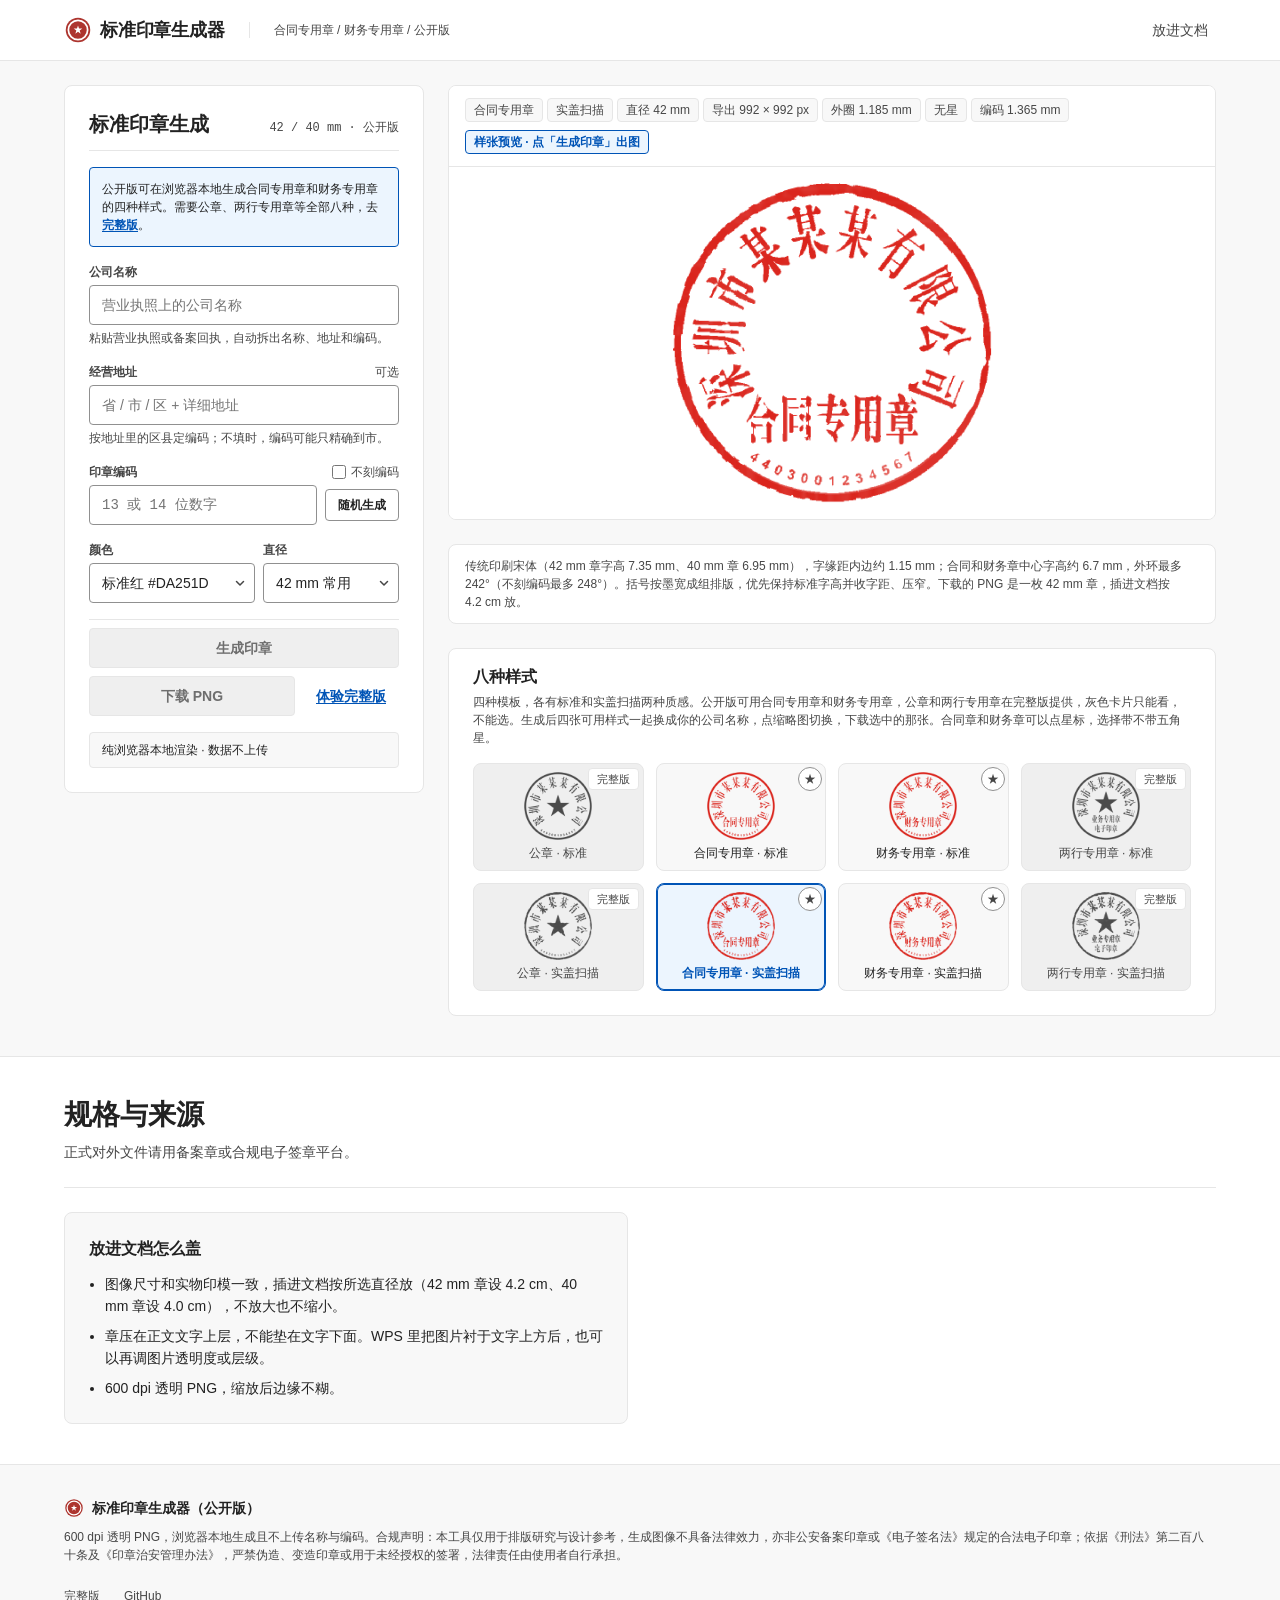
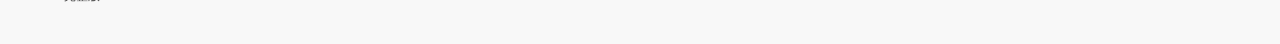
<file: index.html>
<!DOCTYPE html>
<html lang="zh-CN">
<head>
<meta charset="UTF-8">
<meta name="viewport" content="width=device-width, initial-scale=1">
<meta name="color-scheme" content="light">
<meta name="frame" content="nav=N9-standalone; footer=Ft4; base=#f8f8f8">
<title>印章生成器（公开版） · 合同章与财务章 PNG</title>
<meta name="description" content="在线生成合同专用章、财务专用章图像，42 mm 或 40 mm，600 dpi 透明 PNG。公开版可用 4 种样式，全部在浏览器本地完成。">
<link rel="icon" href="./favicon.ico?v=2" sizes="32x32">
<link rel="icon" href="./favicon.svg?v=2" type="image/svg+xml">
<link rel="apple-touch-icon" href="./apple-touch-icon.png?v=2">
<link rel="stylesheet" href="./fonts/fandol-song/400.css?v=4">
<link rel="stylesheet" href="./fonts/noto-serif-sc/600.css?v=1">
<link rel="stylesheet" href="./styles.css?v=312">
</head>
<body>
<a class="skip" href="#workbench">跳到印章生成</a>

<header class="hd">
  <div class="hd-in">
    <div class="hd-left">
      <a class="brand" href="#workbench">
        <img class="brand-mark" src="./favicon.svg" width="28" height="28" alt="">
        <span class="brand-name">标准印章生成器</span>
      </a>
      <span class="brand-sep" aria-hidden="true"></span>
      <span class="brand-sub">合同专用章 / 财务专用章 / 公开版</span>
    </div>
    <div class="hd-right">
      <a class="hd-anchor" href="#place">放进文档</a>
    </div>
  </div>
</header>

<main id="workbench" class="shell main-shell" tabindex="-1">
  <section class="workbench" aria-labelledby="workbench-title">
    <form class="controls" id="sealForm" autocomplete="off">
      <div class="panel-head">
        <h1 id="workbench-title">标准印章生成</h1>
        <span class="panel-spec">42 / 40 mm · 公开版</span>
      </div>

      <p class="lite-banner">公开版可在浏览器本地生成合同专用章和财务专用章的四种样式。需要公章、两行专用章等全部八种，去<a href="https://hey-yx.com/ohmystamp/1/" target="_blank" rel="noopener">完整版</a>。</p>

      <div class="field">
        <label for="name">公司名称</label>
        <input id="name" type="text" placeholder="营业执照上的公司名称" autocomplete="off" aria-describedby="namePasteHint nameHint">
        <p class="hint" id="namePasteHint">粘贴营业执照或备案回执，自动拆出名称、地址和编码。</p>
        <p class="hint" id="nameHint" hidden></p>
      </div>

      <div class="field">
        <label for="address">经营地址 <span class="label-note">可选</span></label>
        <input id="address" type="text" placeholder="省 / 市 / 区 + 详细地址" autocomplete="off" aria-describedby="addressHint">
        <p class="hint" id="addressHint">按地址里的区县定编码；不填时，编码可能只精确到市。</p>
      </div>

      <div class="field">
        <div class="field-head">
          <label for="code">印章编码</label>
          <label class="label-check" title="部分地区或专用章不需要编码，勾选后印章底部留白">
            <input id="noCode" type="checkbox">
            <span>不刻编码</span>
          </label>
        </div>
        <div class="code-row">
          <input id="code" type="text" placeholder="13 或 14 位数字" inputmode="numeric" maxlength="14" autocomplete="off" aria-describedby="codeHint codeAutoNote">
          <button id="regenCode" type="button" class="btn-small" title="按公司名里的行政区划重新拼一个占位号">随机生成</button>
        </div>
        <p class="hint" id="codeHint" role="status" aria-live="polite" hidden></p>
        <p class="hint warn" id="codeAutoNote" hidden></p>
      </div>

      <div class="field" id="twoLineWrap" hidden>
        <label for="line1">星下第一行</label>
        <input id="line1" type="text" value="合同专用章" autocomplete="off">
        <label for="line2" class="label-gap">星下第二行</label>
        <input id="line2" type="text" value="" autocomplete="off">
      </div>

      <div class="field-row">
        <div class="field">
          <label for="color">颜色</label>
          <select id="color" title="标准红取 DB4403/T 383.6-2023 5.3 的印模色 RGB 218,37,29">
            <option value="#DA251D" selected>标准红 #DA251D</option>
            <option value="#FF0000">纯红 #FF0000</option>
          </select>
        </div>
        <div class="field">
          <label for="diameter">直径</label>
          <select id="diameter">
            <option value="42" selected>42 mm 常用</option>
            <option value="40">40 mm 略小</option>
          </select>
        </div>
      </div>

      <div class="actions">
        <button id="generate" type="button" class="btn-primary">生成印章</button>
        <div class="actions-row">
          <button id="download" type="button" class="btn-secondary" disabled>下载 PNG</button>
          <a class="btn-quiet" href="https://hey-yx.com/ohmystamp/1/" target="_blank" rel="noopener noreferrer">体验完整版</a>
        </div>
      </div>
      <p class="billing" id="billing">纯浏览器本地渲染 · 数据不上传</p>
    </form>

    <section class="stage" aria-labelledby="preview-title">
      <h2 id="preview-title" class="sr-only">印章预览</h2>
      <figure class="preview-figure">
        <div class="preview-bar">
          <figcaption id="meta" class="stage-meta"></figcaption>
          <span class="preview-sample-tag" id="previewSampleTag">样张预览 · 点「生成印章」出图</span>
          <span class="preview-stale" id="previewStale" hidden>参数已改，点「生成印章」重新出图</span>
        </div>
        <div class="preview-canvas-wrap">
          <canvas id="preview" width="992" height="992" aria-hidden="true"></canvas>
          <div class="preview-empty" id="previewEmpty">
            <p class="preview-empty-title">点「生成印章」，四种可用样式一起出图</p>
            <p class="preview-empty-note">点缩略图切换，一次下载选中的那张 PNG。</p>
          </div>
        </div>
      </figure>

      <p class="note" id="sizeNote"></p>

      <section id="styles" class="styles" aria-labelledby="styles-title">
        <div class="styles-head">
          <h2 id="styles-title">八种样式</h2>
          <p class="lead">四种模板，各有标准和实盖扫描两种质感。公开版可用合同专用章和财务专用章，公章和两行专用章在完整版提供，灰色卡片只能看，不能选。生成后四张可用样式一起换成你的公司名称，点缩略图切换，下载选中的那张。合同章和财务章可以点星标，选择带不带五角星。</p>
        </div>

        <div class="variants" id="comboGallery" role="group" aria-label="模板与质感">
          <div class="opt-slot">
            <button type="button" class="opt" data-preset="standard" data-look="clean" aria-pressed="false" aria-disabled="true" disabled title="公章 · 标准（完整版提供）">
              <img class="opt-img" src="./assets/samples/standard-clean.png?v=23" width="360" height="360" alt="" data-sample-profile="standard" data-sample-look="clean" data-src-off="./assets/samples/standard-clean.png?v=23" data-src-on="./assets/samples/standard-clean.png?v=23">
              <span class="opt-label">公章 · 标准</span>
              <span class="opt-lock">完整版</span>
            </button>
          </div>
          <div class="opt-slot">
            <button type="button" class="opt" data-preset="contract" data-look="clean" aria-pressed="false" title="合同专用章 · 标准">
              <img class="opt-img" src="./assets/samples/contract-clean.png?v=23" width="360" height="360" alt="" data-sample-profile="contract" data-sample-look="clean" data-src-off="./assets/samples/contract-clean.png?v=23" data-src-on="./assets/samples/contract-clean-star.png?v=23">
              <span class="opt-label">合同专用章 · 标准</span>
            </button>
            <button type="button" class="star-badge" data-star-for="contract" aria-pressed="false" aria-label="合同专用章 · 标准带不带五角星" title="带不带五角星">★</button>
          </div>
          <div class="opt-slot">
            <button type="button" class="opt" data-preset="finance" data-look="clean" aria-pressed="false" title="财务专用章 · 标准">
              <img class="opt-img" src="./assets/samples/finance-clean.png?v=23" width="360" height="360" alt="" data-sample-profile="finance" data-sample-look="clean" data-src-off="./assets/samples/finance-clean.png?v=23" data-src-on="./assets/samples/finance-clean-star.png?v=23">
              <span class="opt-label">财务专用章 · 标准</span>
            </button>
            <button type="button" class="star-badge" data-star-for="finance" aria-pressed="false" aria-label="财务专用章 · 标准带不带五角星" title="带不带五角星">★</button>
          </div>
          <div class="opt-slot">
            <button type="button" class="opt" data-preset="twoline" data-look="clean" aria-pressed="false" aria-disabled="true" disabled title="两行专用章 · 标准（完整版提供）">
              <img class="opt-img" src="./assets/samples/twoline-clean.png?v=23" width="360" height="360" alt="" data-sample-profile="twoline" data-sample-look="clean" data-src-off="./assets/samples/twoline-clean.png?v=23" data-src-on="./assets/samples/twoline-clean.png?v=23">
              <span class="opt-label">两行专用章 · 标准</span>
              <span class="opt-lock">完整版</span>
            </button>
          </div>
          <div class="opt-slot">
            <button type="button" class="opt" data-preset="standard" data-look="fresh" aria-pressed="false" aria-disabled="true" disabled title="公章 · 实盖扫描（完整版提供）">
              <img class="opt-img" src="./assets/samples/standard-fresh.png?v=23" width="360" height="360" alt="" data-sample-profile="standard" data-sample-look="fresh" data-src-off="./assets/samples/standard-fresh.png?v=23" data-src-on="./assets/samples/standard-fresh.png?v=23">
              <span class="opt-label">公章 · 实盖扫描</span>
              <span class="opt-lock">完整版</span>
            </button>
          </div>
          <div class="opt-slot">
            <button type="button" class="opt is-on" data-preset="contract" data-look="fresh" aria-pressed="true" title="合同专用章 · 实盖扫描">
              <img class="opt-img" src="./assets/samples/contract-fresh.png?v=23" width="360" height="360" alt="" data-sample-profile="contract" data-sample-look="fresh" data-src-off="./assets/samples/contract-fresh.png?v=23" data-src-on="./assets/samples/contract-fresh-star.png?v=23">
              <span class="opt-label">合同专用章 · 实盖扫描</span>
            </button>
            <button type="button" class="star-badge" data-star-for="contract" aria-pressed="false" aria-label="合同专用章 · 实盖扫描带不带五角星" title="带不带五角星">★</button>
          </div>
          <div class="opt-slot">
            <button type="button" class="opt" data-preset="finance" data-look="fresh" aria-pressed="false" title="财务专用章 · 实盖扫描">
              <img class="opt-img" src="./assets/samples/finance-fresh.png?v=23" width="360" height="360" alt="" data-sample-profile="finance" data-sample-look="fresh" data-src-off="./assets/samples/finance-fresh.png?v=23" data-src-on="./assets/samples/finance-fresh-star.png?v=23">
              <span class="opt-label">财务专用章 · 实盖扫描</span>
            </button>
            <button type="button" class="star-badge" data-star-for="finance" aria-pressed="false" aria-label="财务专用章 · 实盖扫描带不带五角星" title="带不带五角星">★</button>
          </div>
          <div class="opt-slot">
            <button type="button" class="opt" data-preset="twoline" data-look="fresh" aria-pressed="false" aria-disabled="true" disabled title="两行专用章 · 实盖扫描（完整版提供）">
              <img class="opt-img" src="./assets/samples/twoline-fresh.png?v=23" width="360" height="360" alt="" data-sample-profile="twoline" data-sample-look="fresh" data-src-off="./assets/samples/twoline-fresh.png?v=23" data-src-on="./assets/samples/twoline-fresh.png?v=23">
              <span class="opt-label">两行专用章 · 实盖扫描</span>
              <span class="opt-lock">完整版</span>
            </button>
          </div>

          <input type="hidden" id="preset" value="contract">
          <input type="hidden" id="look" value="fresh">
        </div>
      </section>
    </section>
  </section>
</main>

<section id="reference" class="reference" aria-labelledby="ref-title">
  <div class="reference-inner">
    <div class="reference-head">
      <h2 id="ref-title">规格与来源</h2>
      <p class="lead">正式对外文件请用备案章或合规电子签章平台。</p>
    </div>

    <div class="ref-grid">
      <article class="ref-block" id="place">
        <h3 id="place-title">放进文档怎么盖</h3>
        <ul class="bullet-list">
          <li>图像尺寸和实物印模一致，插进文档按所选直径放（42 mm 章设 4.2 cm、40 mm 章设 4.0 cm），不放大也不缩小。</li>
          <li>章压在正文文字上层，不能垫在文字下面。WPS 里把图片衬于文字上方后，也可以再调图片透明度或层级。</li>
          <li>600 dpi 透明 PNG，缩放后边缘不糊。</li>
        </ul>
      </article>
    </div>
  </div>
</section>



<footer class="site-foot">
  <div class="foot-inner">
    <div>
      <p class="foot-brand"><img src="./favicon.svg" width="20" height="20" alt="">标准印章生成器（公开版）</p>
      <p class="foot-note">600 dpi 透明 PNG，浏览器本地生成且不上传名称与编码。合规声明：本工具仅用于排版研究与设计参考，生成图像不具备法律效力，亦非公安备案印章或《电子签名法》规定的合法电子印章；依据《刑法》第二百八十条及《印章治安管理办法》，严禁伪造、变造印章或用于未经授权的签署，法律责任由使用者自行承担。</p>
    </div>
    <nav class="foot-links" aria-label="相关链接">
      <a href="https://hey-yx.com/ohmystamp/1/" target="_blank" rel="noopener noreferrer">完整版</a>
      <a href="https://github.com/hey-yx/seal-maker-public" target="_blank" rel="noopener noreferrer">GitHub</a>
    </nav>
  </div>
</footer>

<script src="./data/divisions.js?v=1"></script>
<script src="./seal-code.js?v=1"></script>
<script src="./seal-meta.js?v=25"></script>
<script src="./seal.js?v=16"></script>
<script src="./app.js?v=24"></script>
</body>
</html>
</file>
<file: fonts/fandol-song/400.css>
@font-face {
  font-family: 'FandolSong';
  font-style: normal;
  font-display: swap;
  font-weight: 400;
  src: url(./FandolSong-Bold.otf) format('opentype');
}
</file>
<file: fonts/noto-serif-sc/600.css>
/* noto-serif-sc-[4]-600-normal */
@font-face {
  font-family: 'Noto Serif SC';
  font-style: normal;
  font-display: swap;
  font-weight: 600;
  src: url(./files/noto-serif-sc-4-600-normal.woff2) format('woff2');
  unicode-range: U+1f1e9-1f1f5,U+1f1f7-1f1ff,U+1f21a,U+1f232,U+1f234-1f237,U+1f250-1f251,U+1f300,U+1f302-1f308,U+1f30a-1f311,U+1f315,U+1f319-1f320,U+1f324,U+1f327,U+1f32a,U+1f32c-1f32d,U+1f330-1f357,U+1f359-1f37e;
}

/* noto-serif-sc-[5]-600-normal */
@font-face {
  font-family: 'Noto Serif SC';
  font-style: normal;
  font-display: swap;
  font-weight: 600;
  src: url(./files/noto-serif-sc-5-600-normal.woff2) format('woff2');
  unicode-range: U+fee3,U+fef3,U+ff03-ff04,U+ff07,U+ff0a,U+ff17-ff19,U+ff1c-ff1d,U+ff20-ff3a,U+ff3c,U+ff3e-ff5b,U+ff5d,U+ff61-ff65,U+ff67-ff6a,U+ff6c,U+ff6f-ff78,U+ff7a-ff7d,U+ff80-ff84,U+ff86,U+ff89-ff8e,U+ff92,U+ff97-ff9b,U+ff9d-ff9f,U+ffe0-ffe4,U+ffe6,U+ffe9,U+ffeb,U+ffed,U+fffc,U+1f004,U+1f170-1f171,U+1f192-1f195,U+1f198-1f19a,U+1f1e6-1f1e8;
}

/* noto-serif-sc-[6]-600-normal */
@font-face {
  font-family: 'Noto Serif SC';
  font-style: normal;
  font-display: swap;
  font-weight: 600;
  src: url(./files/noto-serif-sc-6-600-normal.woff2) format('woff2');
  unicode-range: U+f0a7,U+f0b2,U+f0b7,U+f0c9,U+f0d8,U+f0da,U+f0dc-f0dd,U+f0e0,U+f0e6,U+f0eb,U+f0fc,U+f101,U+f104-f105,U+f107,U+f10b,U+f11b,U+f14b,U+f18a,U+f193,U+f1d6-f1d7,U+f244,U+f27a,U+f296,U+f2ae,U+f471,U+f4b3,U+f610-f611,U+f880-f881,U+f8ec,U+f8f5,U+f8ff,U+f901,U+f90a,U+f92c-f92d,U+f934,U+f937,U+f941,U+f965,U+f967,U+f969,U+f96b,U+f96f,U+f974,U+f978-f979,U+f97e,U+f981,U+f98a,U+f98e,U+f997,U+f99c,U+f9b2,U+f9b5,U+f9ba,U+f9be,U+f9ca,U+f9d0-f9d1,U+f9dd,U+f9e0-f9e1,U+f9e4,U+f9f7,U+fa00-fa01,U+fa08,U+fa0a,U+fa11,U+fb01-fb02,U+fdfc,U+fe0e,U+fe30-fe31,U+fe33-fe44,U+fe49-fe52,U+fe54-fe57,U+fe59-fe66,U+fe68-fe6b,U+fe8e,U+fe92-fe93,U+feae,U+feb8,U+fecb-fecc,U+fee0;
}

/* noto-serif-sc-[21]-600-normal */
@font-face {
  font-family: 'Noto Serif SC';
  font-style: normal;
  font-display: swap;
  font-weight: 600;
  src: url(./files/noto-serif-sc-21-600-normal.woff2) format('woff2');
  unicode-range: U+9f83,U+9f85-9f8d,U+9f90-9f91,U+9f94-9f96,U+9f98,U+9f9b-9f9c,U+9f9e,U+9fa0,U+9fa2,U+9ff0-9fff,U+a001,U+a007,U+a025,U+a046-a047,U+a057,U+a072,U+a078-a079,U+a083,U+a085,U+a100,U+a118,U+a132,U+a134,U+a1f4,U+a242,U+a4a6,U+a4aa,U+a4b0-a4b1,U+a4b3,U+a9c1-a9c2,U+ac00-ac01,U+ac04,U+ac08,U+ac10-ac11,U+ac13-ac16,U+ac19,U+ac1c-ac1d,U+ac24,U+ac70-ac71,U+ac74,U+ac77-ac78,U+ac80-ac81,U+ac83,U+ac8c,U+ac90,U+ac9f-aca0,U+aca8-aca9,U+acac,U+acb0,U+acbd,U+acc1,U+acc4,U+ace0-ace1,U+ace4,U+ace8,U+acf3,U+acf5,U+acfc-acfd,U+ad00,U+ad0c,U+ad11,U+ad1c,U+ad34,U+ad50,U+ad64,U+ad6c,U+ad70,U+ad74,U+ad7f,U+ad81,U+ad8c,U+adc0,U+adc8,U+addc,U+ade0,U+adf8-adf9,U+adfc,U+ae00,U+ae08-ae09,U+ae0b,U+ae30,U+ae34,U+ae38,U+ae40,U+ae4a,U+ae4c,U+ae54,U+ae68,U+aebc,U+aed8,U+af2c-af2d;
}

/* noto-serif-sc-[22]-600-normal */
@font-face {
  font-family: 'Noto Serif SC';
  font-style: normal;
  font-display: swap;
  font-weight: 600;
  src: url(./files/noto-serif-sc-22-600-normal.woff2) format('woff2');
  unicode-range: U+9e30-9e33,U+9e35-9e3b,U+9e3e,U+9e40-9e44,U+9e46-9e4e,U+9e51,U+9e53,U+9e55-9e58,U+9e5a-9e5c,U+9e5e-9e63,U+9e66-9e6e,U+9e71,U+9e73,U+9e75,U+9e78-9e79,U+9e7c-9e7e,U+9e82,U+9e86-9e88,U+9e8b-9e8c,U+9e90-9e91,U+9e93,U+9e95,U+9e97,U+9e9d,U+9ea4-9ea5,U+9ea9-9eaa,U+9eb4-9eb5,U+9eb8-9eba,U+9ebc-9ebf,U+9ec3,U+9ec9,U+9ecd,U+9ed0,U+9ed2-9ed3,U+9ed5-9ed6,U+9ed9,U+9edc-9edd,U+9edf-9ee0,U+9ee2,U+9ee5,U+9ee7-9eea,U+9eef,U+9ef1,U+9ef3-9ef4,U+9ef6,U+9ef9,U+9efb-9efc,U+9efe,U+9f0b,U+9f0d,U+9f10,U+9f14,U+9f17,U+9f19,U+9f22,U+9f29,U+9f2c,U+9f2f,U+9f31,U+9f37,U+9f39,U+9f3d-9f3e,U+9f41,U+9f4a-9f4b,U+9f51-9f52,U+9f61-9f63,U+9f66-9f67,U+9f80-9f81;
}

/* noto-serif-sc-[23]-600-normal */
@font-face {
  font-family: 'Noto Serif SC';
  font-style: normal;
  font-display: swap;
  font-weight: 600;
  src: url(./files/noto-serif-sc-23-600-normal.woff2) format('woff2');
  unicode-range: U+9c82-9c83,U+9c85-9c8c,U+9c8e-9c92,U+9c94-9c9b,U+9c9e-9ca3,U+9ca5-9ca7,U+9ca9,U+9cab,U+9cad-9cae,U+9cb1-9cb7,U+9cb9-9cbd,U+9cbf-9cc0,U+9cc3,U+9cc5-9cc7,U+9cc9-9cd1,U+9cd3-9cda,U+9cdc-9cdd,U+9cdf,U+9ce1-9ce3,U+9ce5,U+9ce9,U+9cee-9cef,U+9cf3-9cf4,U+9cf6,U+9cfc-9cfd,U+9d02,U+9d08-9d09,U+9d12,U+9d1b,U+9d1e,U+9d26,U+9d28,U+9d37,U+9d3b,U+9d3f,U+9d51,U+9d59,U+9d5c-9d5d,U+9d5f-9d61,U+9d6c,U+9d70,U+9d72,U+9d7a,U+9d7e,U+9d84,U+9d89,U+9d8f,U+9d92,U+9daf,U+9db4,U+9db8,U+9dbc,U+9dc4,U+9dc7,U+9dc9,U+9dd7,U+9ddf,U+9df2,U+9df9-9dfa,U+9e0a,U+9e11,U+9e1a,U+9e1e,U+9e20,U+9e22,U+9e28-9e2c,U+9e2e-9e2f;
}

/* noto-serif-sc-[24]-600-normal */
@font-face {
  font-family: 'Noto Serif SC';
  font-style: normal;
  font-display: swap;
  font-weight: 600;
  src: url(./files/noto-serif-sc-24-600-normal.woff2) format('woff2');
  unicode-range: U+9a80,U+9a83,U+9a85,U+9a88-9a8a,U+9a8d-9a8e,U+9a90,U+9a92-9a93,U+9a95-9a96,U+9a98-9a99,U+9a9b-9aa2,U+9aa5,U+9aa7,U+9aaf-9ab1,U+9ab5-9ab6,U+9ab9-9aba,U+9ac0-9ac4,U+9ac8,U+9acb-9acc,U+9ace-9acf,U+9ad1-9ad2,U+9ad9,U+9adf,U+9ae1,U+9ae3,U+9aea-9aeb,U+9aed-9aef,U+9af4,U+9af9,U+9afb,U+9b03-9b04,U+9b06,U+9b08,U+9b0d,U+9b0f-9b10,U+9b13,U+9b18,U+9b1a,U+9b1f,U+9b22-9b23,U+9b25,U+9b27-9b28,U+9b2a,U+9b2f,U+9b31-9b32,U+9b3b,U+9b43,U+9b46-9b49,U+9b4d-9b4e,U+9b51,U+9b56,U+9b58,U+9b5a,U+9b5c,U+9b5f,U+9b61-9b62,U+9b6f,U+9b77,U+9b80,U+9b88,U+9b8b,U+9b8e,U+9b91,U+9b9f-9ba0,U+9ba8,U+9baa-9bab,U+9bad-9bae,U+9bb0-9bb1,U+9bb8,U+9bc9-9bca,U+9bd3,U+9bd6,U+9bdb,U+9be8,U+9bf0-9bf1,U+9c02,U+9c10,U+9c15,U+9c24,U+9c2d,U+9c32,U+9c39,U+9c3b,U+9c40,U+9c47-9c49,U+9c53,U+9c57,U+9c64,U+9c72,U+9c77-9c78,U+9c7b,U+9c7f-9c80;
}

/* noto-serif-sc-[25]-600-normal */
@font-face {
  font-family: 'Noto Serif SC';
  font-style: normal;
  font-display: swap;
  font-weight: 600;
  src: url(./files/noto-serif-sc-25-600-normal.woff2) format('woff2');
  unicode-range: U+98dd,U+98e1-98e2,U+98e7-98ea,U+98ec,U+98ee-98ef,U+98f2,U+98f4,U+98fc-98fe,U+9903,U+9905,U+9908,U+990a,U+990c-990d,U+9913-9914,U+9918,U+991a-991b,U+991e,U+9921,U+9928,U+992c,U+992e,U+9935,U+9938-9939,U+993d-993e,U+9945,U+994b-994c,U+9951-9952,U+9954-9955,U+9957,U+995e,U+9963,U+9966-9969,U+996b-996c,U+996f,U+9974-9975,U+9977-9979,U+997d-997e,U+9980-9981,U+9983-9984,U+9987,U+998a-998b,U+998d-9991,U+9993-9995,U+9997-9998,U+99a5,U+99ab,U+99ad-99ae,U+99b1,U+99b3-99b4,U+99bc,U+99bf,U+99c1,U+99c3-99c6,U+99cc,U+99d0,U+99d2,U+99d5,U+99db,U+99dd,U+99e1,U+99ed,U+99f1,U+99ff,U+9a01,U+9a03-9a04,U+9a0e-9a0f,U+9a11-9a13,U+9a19,U+9a1b,U+9a28,U+9a2b,U+9a30,U+9a32,U+9a37,U+9a40,U+9a45,U+9a4a,U+9a4d-9a4e,U+9a52,U+9a55,U+9a57,U+9a5a-9a5b,U+9a5f,U+9a62,U+9a65,U+9a69,U+9a6b,U+9a6e,U+9a75,U+9a77-9a7a,U+9a7d;
}

/* noto-serif-sc-[26]-600-normal */
@font-face {
  font-family: 'Noto Serif SC';
  font-style: normal;
  font-display: swap;
  font-weight: 600;
  src: url(./files/noto-serif-sc-26-600-normal.woff2) format('woff2');
  unicode-range: U+975b-975c,U+9763,U+9765-9766,U+976c-976d,U+9773,U+9776,U+977a,U+977c,U+9784-9785,U+978e-978f,U+9791-9792,U+9794-9795,U+9798,U+979a,U+979e,U+97a3,U+97a5-97a6,U+97a8,U+97ab-97ac,U+97ae-97af,U+97b2,U+97b4,U+97c6,U+97cb-97cc,U+97d3,U+97d8,U+97dc,U+97e1,U+97ea-97eb,U+97ee,U+97fb,U+97fe-97ff,U+9801-9803,U+9805-9806,U+9808,U+980c,U+9810-9814,U+9817-9818,U+981e,U+9820-9821,U+9824,U+9828,U+982b-982d,U+9830,U+9834,U+9838-9839,U+983c,U+9846,U+984d-984f,U+9851-9852,U+9854-9855,U+9857-9858,U+985a-985b,U+9862-9863,U+9865,U+9867,U+986b,U+986f-9871,U+9877-9878,U+987c,U+9880,U+9883,U+9885,U+9889,U+988b-988f,U+9893-9895,U+9899-989b,U+989e-989f,U+98a1-98a2,U+98a5-98a7,U+98a9,U+98af,U+98b1,U+98b6,U+98ba,U+98be,U+98c3-98c4,U+98c6-98c8,U+98cf-98d6,U+98da-98db;
}

/* noto-serif-sc-[27]-600-normal */
@font-face {
  font-family: 'Noto Serif SC';
  font-style: normal;
  font-display: swap;
  font-weight: 600;
  src: url(./files/noto-serif-sc-27-600-normal.woff2) format('woff2');
  unicode-range: U+95c4-95ca,U+95cc-95cd,U+95d4-95d6,U+95d8,U+95e1-95e2,U+95e9,U+95f0-95f1,U+95f3,U+95f6,U+95fc,U+95fe-95ff,U+9602-9604,U+9606-960d,U+960f,U+9611-9613,U+9615-9617,U+9619-961b,U+961d,U+9621,U+9628,U+962f,U+963c-963e,U+9641-9642,U+9649,U+9654,U+965b-965f,U+9661,U+9663,U+9665,U+9667-9668,U+966c,U+9670,U+9672-9674,U+9678,U+967a,U+967d,U+9682,U+9685,U+9688,U+968a,U+968d-968e,U+9695,U+9697-9698,U+969e,U+96a0,U+96a3-96a4,U+96a8,U+96aa,U+96b0-96b1,U+96b3-96b4,U+96b7-96b9,U+96bb-96bd,U+96c9,U+96cb,U+96ce,U+96d1-96d2,U+96d6,U+96d9,U+96db-96dc,U+96de,U+96e0,U+96e3,U+96e9,U+96eb,U+96f0-96f2,U+96f9,U+96ff,U+9701-9702,U+9705,U+9708,U+970a,U+970e-970f,U+9711,U+9719,U+9727,U+972a,U+972d,U+9730,U+973d,U+9742,U+9744,U+9748-9749,U+9750-9751,U+975a;
}

/* noto-serif-sc-[28]-600-normal */
@font-face {
  font-family: 'Noto Serif SC';
  font-style: normal;
  font-display: swap;
  font-weight: 600;
  src: url(./files/noto-serif-sc-28-600-normal.woff2) format('woff2');
  unicode-range: U+94f5,U+94f7,U+94f9,U+94fb-94fd,U+94ff,U+9503-9504,U+9506-9507,U+9509-950a,U+950d-950f,U+9511-9518,U+951a-9520,U+9522,U+9528-952d,U+9530-953a,U+953c-953f,U+9543-9546,U+9548-9550,U+9552-9555,U+9557-955b,U+955d-9568,U+956a-956d,U+9570-9574,U+9583,U+9586,U+9589,U+958e-958f,U+9591-9592,U+9594,U+9598-9599,U+959e-95a0,U+95a2-95a6,U+95a8-95b2,U+95b4,U+95b8-95c3;
}

/* noto-serif-sc-[29]-600-normal */
@font-face {
  font-family: 'Noto Serif SC';
  font-style: normal;
  font-display: swap;
  font-weight: 600;
  src: url(./files/noto-serif-sc-29-600-normal.woff2) format('woff2');
  unicode-range: U+941c-942b,U+942d-942e,U+9432-9433,U+9435,U+9438,U+943a,U+943e,U+9444,U+944a,U+9451-9452,U+945a,U+9462-9463,U+9465,U+9470-9487,U+948a-9492,U+9494-9498,U+949a,U+949c-949d,U+94a1,U+94a3-94a4,U+94a8,U+94aa-94ad,U+94af,U+94b2,U+94b4-94ba,U+94bc-94c0,U+94c4,U+94c6-94db,U+94de-94ec,U+94ee-94f1,U+94f3;
}

/* noto-serif-sc-[30]-600-normal */
@font-face {
  font-family: 'Noto Serif SC';
  font-style: normal;
  font-display: swap;
  font-weight: 600;
  src: url(./files/noto-serif-sc-30-600-normal.woff2) format('woff2');
  unicode-range: U+92ec-92ed,U+92f0,U+92f3,U+92f8,U+92fc,U+9304,U+9306,U+9310,U+9312,U+9315,U+9318,U+931a,U+931e,U+9320-9322,U+9324,U+9326-9329,U+932b-932c,U+932f,U+9331-9332,U+9335-9336,U+933e,U+9340-9341,U+934a-9360,U+9362-9363,U+9365-936b,U+936e,U+9375,U+937e,U+9382,U+938a,U+938c,U+938f,U+9393-9394,U+9396-9397,U+939a,U+93a2,U+93a7,U+93ac-93cd,U+93d0-93d1,U+93d6-93d8,U+93de-93df,U+93e1-93e2,U+93e4,U+93f8,U+93fb,U+93fd,U+940e-941a;
}

/* noto-serif-sc-[31]-600-normal */
@font-face {
  font-family: 'Noto Serif SC';
  font-style: normal;
  font-display: swap;
  font-weight: 600;
  src: url(./files/noto-serif-sc-31-600-normal.woff2) format('woff2');
  unicode-range: U+9163-9164,U+9169,U+9170,U+9172,U+9174,U+9179-917a,U+917d-917e,U+9182-9183,U+9185,U+918c-918d,U+9190-9191,U+919a,U+919c,U+91a1-91a4,U+91a8,U+91aa-91af,U+91b4-91b5,U+91b8,U+91ba,U+91be,U+91c0-91c1,U+91c6,U+91c8,U+91cb,U+91d0,U+91d2,U+91d7-91d8,U+91dd,U+91e3,U+91e6-91e7,U+91ed,U+91f0,U+91f5,U+91f9,U+9200,U+9205,U+9207-920a,U+920d-920e,U+9210,U+9214-9215,U+921c,U+921e,U+9221,U+9223-9227,U+9229-922a,U+922d,U+9234-9235,U+9237,U+9239-923a,U+923c-9240,U+9244-9246,U+9249,U+924e-924f,U+9251,U+9253,U+9257,U+925b,U+925e,U+9262,U+9264-9266,U+9268,U+926c,U+926f,U+9271,U+927b,U+927e,U+9280,U+9283,U+9285-928a,U+928e,U+9291,U+9293,U+9296,U+9298,U+929c-929d,U+92a8,U+92ab-92ae,U+92b3,U+92b6-92b7,U+92b9,U+92c1,U+92c5-92c6,U+92c8,U+92cc,U+92d0,U+92d2,U+92e4,U+92ea;
}

/* noto-serif-sc-[32]-600-normal */
@font-face {
  font-family: 'Noto Serif SC';
  font-style: normal;
  font-display: swap;
  font-weight: 600;
  src: url(./files/noto-serif-sc-32-600-normal.woff2) format('woff2');
  unicode-range: U+9004,U+900b,U+9011,U+9015-9016,U+901e,U+9021,U+9026,U+902d,U+902f,U+9031,U+9035-9036,U+9039-903a,U+9041,U+9044-9046,U+904a,U+904f-9052,U+9054-9055,U+9058-9059,U+905b-905e,U+9060-9062,U+9068-9069,U+906f,U+9072,U+9074,U+9076-907a,U+907c-907d,U+9081,U+9083,U+9085,U+9087-908b,U+908f,U+9095,U+9097,U+9099-909b,U+909d,U+90a0-90a1,U+90a8-90a9,U+90ac,U+90b0,U+90b2-90b4,U+90b6,U+90b8,U+90ba,U+90bd-90be,U+90c3-90c5,U+90c7-90c8,U+90cf-90d0,U+90d3,U+90d5,U+90d7,U+90da-90dc,U+90de,U+90e2,U+90e4,U+90e6-90e7,U+90ea-90eb,U+90ef,U+90f4-90f5,U+90f7,U+90fe-9100,U+9104,U+9109,U+910c,U+9112,U+9114-9115,U+9118,U+911c,U+911e,U+9120,U+9122-9123,U+9127,U+912d,U+912f-9132,U+9139-913a,U+9143,U+9146,U+9149-914a,U+914c,U+914e-9150,U+9154,U+9157,U+915a,U+915d-915e,U+9161-9162;
}

/* noto-serif-sc-[33]-600-normal */
@font-face {
  font-family: 'Noto Serif SC';
  font-style: normal;
  font-display: swap;
  font-weight: 600;
  src: url(./files/noto-serif-sc-33-600-normal.woff2) format('woff2');
  unicode-range: U+8e41-8e42,U+8e47,U+8e49-8e4b,U+8e50-8e53,U+8e59-8e5a,U+8e5f-8e60,U+8e64,U+8e69,U+8e6c,U+8e70,U+8e74,U+8e76,U+8e7a-8e7c,U+8e7f,U+8e84-8e85,U+8e87,U+8e89,U+8e8b,U+8e8d,U+8e8f-8e90,U+8e94,U+8e99,U+8e9c,U+8e9e,U+8eaa,U+8eac,U+8eb0,U+8eb6,U+8ec0,U+8ec6,U+8eca-8ece,U+8ed2,U+8eda,U+8edf,U+8ee2,U+8eeb,U+8ef8,U+8efb-8efe,U+8f03,U+8f09,U+8f0b,U+8f12-8f15,U+8f1b,U+8f1d,U+8f1f,U+8f29-8f2a,U+8f2f,U+8f36,U+8f38,U+8f3b,U+8f3e-8f3f,U+8f44-8f45,U+8f49,U+8f4d-8f4e,U+8f5f,U+8f6b,U+8f6d,U+8f71-8f73,U+8f75-8f76,U+8f78-8f7a,U+8f7c,U+8f7e,U+8f81-8f82,U+8f84,U+8f87,U+8f8a-8f8b,U+8f8d-8f8f,U+8f94-8f95,U+8f97-8f9a,U+8fa6,U+8fad-8faf,U+8fb2,U+8fb5-8fb7,U+8fba-8fbc,U+8fbf,U+8fc2,U+8fcb,U+8fcd,U+8fd3,U+8fd5,U+8fd7,U+8fda,U+8fe2-8fe5,U+8fe8-8fe9,U+8fee,U+8ff3-8ff4,U+8ff8,U+8ffa;
}

/* noto-serif-sc-[34]-600-normal */
@font-face {
  font-family: 'Noto Serif SC';
  font-style: normal;
  font-display: swap;
  font-weight: 600;
  src: url(./files/noto-serif-sc-34-600-normal.woff2) format('woff2');
  unicode-range: U+8cbd,U+8cbf-8cc4,U+8cc7-8cc8,U+8cca,U+8ccd,U+8cd1,U+8cd3,U+8cdb-8cdc,U+8cde,U+8ce0,U+8ce2-8ce4,U+8ce6-8ce8,U+8cea,U+8ced,U+8cf4,U+8cf8,U+8cfa,U+8cfc-8cfd,U+8d04-8d05,U+8d07-8d08,U+8d0a,U+8d0d,U+8d0f,U+8d13-8d14,U+8d16,U+8d1b,U+8d20,U+8d30,U+8d32-8d33,U+8d36,U+8d3b,U+8d3d,U+8d40,U+8d42-8d43,U+8d45-8d46,U+8d48-8d4a,U+8d4d,U+8d51,U+8d53,U+8d55,U+8d59,U+8d5c-8d5d,U+8d5f,U+8d61,U+8d66-8d67,U+8d6a,U+8d6d,U+8d71,U+8d73,U+8d84,U+8d90-8d91,U+8d94-8d95,U+8d99,U+8da8,U+8daf,U+8db1,U+8db5,U+8db8,U+8dba,U+8dbc,U+8dbf,U+8dc2,U+8dc4,U+8dc6,U+8dcb,U+8dce-8dcf,U+8dd6-8dd7,U+8dda-8ddb,U+8dde,U+8de1,U+8de3-8de4,U+8de9,U+8deb-8dec,U+8df0-8df1,U+8df6-8dfd,U+8e05,U+8e07,U+8e09-8e0a,U+8e0c,U+8e0e,U+8e10,U+8e14,U+8e1d-8e1f,U+8e23,U+8e26,U+8e2b-8e31,U+8e34-8e35,U+8e39-8e3a,U+8e3d,U+8e40;
}

/* noto-serif-sc-[35]-600-normal */
@font-face {
  font-family: 'Noto Serif SC';
  font-style: normal;
  font-display: swap;
  font-weight: 600;
  src: url(./files/noto-serif-sc-35-600-normal.woff2) format('woff2');
  unicode-range: U+8b80,U+8b83,U+8b8a,U+8b8c,U+8b90,U+8b93,U+8b99-8b9a,U+8ba0,U+8ba3,U+8ba5-8ba7,U+8baa-8bac,U+8bb4-8bb5,U+8bb7,U+8bb9,U+8bc2-8bc3,U+8bc5,U+8bcb-8bcc,U+8bce-8bd0,U+8bd2-8bd4,U+8bd6,U+8bd8-8bd9,U+8bdc,U+8bdf,U+8be3-8be4,U+8be7-8be9,U+8beb-8bec,U+8bee,U+8bf0,U+8bf2-8bf3,U+8bf6,U+8bf9,U+8bfc-8bfd,U+8bff-8c00,U+8c02,U+8c04,U+8c06-8c07,U+8c0c,U+8c0f,U+8c11-8c12,U+8c14-8c1b,U+8c1d-8c21,U+8c24-8c25,U+8c27,U+8c2a-8c2c,U+8c2e-8c30,U+8c32-8c36,U+8c3f,U+8c47-8c4c,U+8c4e-8c50,U+8c54-8c56,U+8c62,U+8c68,U+8c6c,U+8c73,U+8c78,U+8c7a,U+8c82,U+8c85,U+8c89-8c8a,U+8c8d-8c8e,U+8c90,U+8c93-8c94,U+8c98,U+8c9d-8c9e,U+8ca0-8ca2,U+8ca7-8cac,U+8caf-8cb0,U+8cb3-8cb4,U+8cb6-8cb9,U+8cbb-8cbc;
}

/* noto-serif-sc-[36]-600-normal */
@font-face {
  font-family: 'Noto Serif SC';
  font-style: normal;
  font-display: swap;
  font-weight: 600;
  src: url(./files/noto-serif-sc-36-600-normal.woff2) format('woff2');
  unicode-range: U+8a15-8a18,U+8a1a-8a1b,U+8a1d,U+8a1f,U+8a22-8a23,U+8a25,U+8a2b,U+8a2d,U+8a31,U+8a33-8a34,U+8a36-8a38,U+8a3a,U+8a3c,U+8a3e,U+8a40-8a41,U+8a46,U+8a48,U+8a50,U+8a52,U+8a54-8a55,U+8a58,U+8a5b,U+8a5d-8a63,U+8a66,U+8a69-8a6b,U+8a6d-8a6e,U+8a70,U+8a72-8a73,U+8a7a,U+8a85,U+8a87,U+8a8a,U+8a8c-8a8d,U+8a90-8a92,U+8a95,U+8a98,U+8aa0-8aa1,U+8aa3-8aa6,U+8aa8-8aa9,U+8aac-8aae,U+8ab0,U+8ab2,U+8ab8-8ab9,U+8abc,U+8abe-8abf,U+8ac7,U+8acf,U+8ad2,U+8ad6-8ad7,U+8adb-8adc,U+8adf,U+8ae1,U+8ae6-8ae8,U+8aeb,U+8aed-8aee,U+8af1,U+8af3-8af4,U+8af7-8af8,U+8afa,U+8afe,U+8b00-8b02,U+8b07,U+8b0a,U+8b0c,U+8b0e,U+8b10,U+8b17,U+8b19,U+8b1b,U+8b1d,U+8b20-8b21,U+8b26,U+8b28,U+8b2c,U+8b33,U+8b39,U+8b3e-8b3f,U+8b41,U+8b45,U+8b49,U+8b4c,U+8b4f,U+8b57-8b58,U+8b5a,U+8b5c,U+8b5e,U+8b60,U+8b6c,U+8b6f-8b70,U+8b72,U+8b74,U+8b77,U+8b7d;
}

/* noto-serif-sc-[37]-600-normal */
@font-face {
  font-family: 'Noto Serif SC';
  font-style: normal;
  font-display: swap;
  font-weight: 600;
  src: url(./files/noto-serif-sc-37-600-normal.woff2) format('woff2');
  unicode-range: U+8882,U+8884-8886,U+8888,U+888f,U+8892-8893,U+889b,U+88a2,U+88a4,U+88a6,U+88a8,U+88aa,U+88ae,U+88b1,U+88b4,U+88b7,U+88bc,U+88c0,U+88c6-88c9,U+88ce-88cf,U+88d1-88d3,U+88d8,U+88db-88dd,U+88df,U+88e1-88e3,U+88e5,U+88e8,U+88ec,U+88f0-88f1,U+88f3-88f4,U+88fc-88fe,U+8900,U+8902,U+8906-8907,U+8909-890c,U+8912-8915,U+8918-891b,U+8921,U+8925,U+892b,U+8930,U+8932,U+8934,U+8936,U+893b,U+893d,U+8941,U+894c,U+8955-8956,U+8959,U+895c,U+895e-8960,U+8966,U+896a,U+896c,U+896f-8970,U+8972,U+897b,U+897e,U+8980,U+8983,U+8985,U+8987-8988,U+898c,U+898f,U+8993,U+8997,U+899a,U+89a1,U+89a7,U+89a9-89aa,U+89b2-89b3,U+89b7,U+89c0,U+89c7,U+89ca-89cc,U+89ce-89d1,U+89d6,U+89da,U+89dc,U+89de,U+89e5,U+89e7,U+89eb,U+89ef,U+89f1,U+89f3-89f4,U+89f8,U+89ff,U+8a01-8a03,U+8a07-8a0a,U+8a0e-8a0f,U+8a13;
}

/* noto-serif-sc-[38]-600-normal */
@font-face {
  font-family: 'Noto Serif SC';
  font-style: normal;
  font-display: swap;
  font-weight: 600;
  src: url(./files/noto-serif-sc-38-600-normal.woff2) format('woff2');
  unicode-range: U+86f4,U+86f8-86f9,U+86fb,U+86fe,U+8703,U+8706-870a,U+870d,U+8711-8713,U+871a,U+871e,U+8722-8723,U+8725,U+8729,U+872e,U+8731,U+8734,U+8737,U+873a-873b,U+873e-8740,U+8742,U+8747-8748,U+8753,U+8755,U+8757-8758,U+875d,U+875f,U+8762-8766,U+8768,U+876e,U+8770,U+8772,U+8775,U+8778,U+877b-877e,U+8782,U+8785,U+8788,U+878b,U+8793,U+8797,U+879a,U+879e-87a0,U+87a2-87a3,U+87a8,U+87ab-87ad,U+87af,U+87b3,U+87b5,U+87bd,U+87c0,U+87c4,U+87c6,U+87ca-87cb,U+87d1-87d2,U+87db-87dc,U+87de,U+87e0,U+87e5,U+87ea,U+87ec,U+87ee,U+87f2-87f3,U+87fb,U+87fd-87fe,U+8802-8803,U+8805,U+880a-880b,U+880d,U+8813-8816,U+8819,U+881b,U+881f,U+8821,U+8823,U+8831-8832,U+8835-8836,U+8839,U+883b-883c,U+8844,U+8846,U+884a,U+884e,U+8852-8853,U+8855,U+8859,U+885b,U+885d-885e,U+8862,U+8864,U+8869-886a,U+886e-886f,U+8872,U+8879,U+887d-887f;
}

/* noto-serif-sc-[39]-600-normal */
@font-face {
  font-family: 'Noto Serif SC';
  font-style: normal;
  font-display: swap;
  font-weight: 600;
  src: url(./files/noto-serif-sc-39-600-normal.woff2) format('woff2');
  unicode-range: U+8548,U+854e,U+8553,U+8556-8557,U+8559,U+855e,U+8561,U+8564-8565,U+8568-856a,U+856d,U+856f-8570,U+8572,U+8576,U+8579-857b,U+8580,U+8585-8586,U+8588,U+858a,U+858f,U+8591,U+8594,U+8599,U+859c,U+85a2,U+85a4,U+85a6,U+85a8-85a9,U+85ab-85ac,U+85ae,U+85b7-85b9,U+85be,U+85c1,U+85c7,U+85cd,U+85d0,U+85d3,U+85d5,U+85dc-85dd,U+85df-85e0,U+85e5-85e6,U+85e8-85ea,U+85f4,U+85f9,U+85fe-85ff,U+8602,U+8605-8607,U+860a-860b,U+8616,U+8618,U+861a,U+8627,U+8629,U+862d,U+8638,U+863c,U+863f,U+864d,U+864f,U+8652-8655,U+865b-865c,U+865f,U+8662,U+8667,U+866c,U+866e,U+8671,U+8675,U+867a-867c,U+867f,U+868b,U+868d,U+8693,U+869c-869d,U+86a1,U+86a3-86a4,U+86a7-86a9,U+86ac,U+86af-86b1,U+86b4-86b6,U+86ba,U+86c0,U+86c4,U+86c6,U+86c9-86ca,U+86cd-86d1,U+86d4,U+86d8,U+86de-86df,U+86e4,U+86e6,U+86e9,U+86ed,U+86ef-86f3;
}

/* noto-serif-sc-[40]-600-normal */
@font-face {
  font-family: 'Noto Serif SC';
  font-style: normal;
  font-display: swap;
  font-weight: 600;
  src: url(./files/noto-serif-sc-40-600-normal.woff2) format('woff2');
  unicode-range: U+83c5,U+83c8-83c9,U+83cb,U+83d1,U+83d3-83d6,U+83d8,U+83db,U+83dd,U+83df,U+83e1,U+83e5,U+83ea-83eb,U+83f0,U+83f4,U+83f8-83f9,U+83fb,U+83fd,U+83ff,U+8401,U+8406,U+840a-840b,U+840f,U+8411,U+8418,U+841c,U+8420,U+8422-8424,U+8426,U+8429,U+842c,U+8438-8439,U+843b-843c,U+843f,U+8446-8447,U+8449,U+844e,U+8451-8452,U+8456,U+8459-845a,U+845c,U+8462,U+8466,U+846d,U+846f-8470,U+8473,U+8476-8478,U+847a,U+847d,U+8484-8485,U+8487,U+8489,U+848c,U+848e,U+8490,U+8493-8494,U+8497,U+849b,U+849e-849f,U+84a1,U+84a5,U+84a8,U+84af,U+84b4,U+84b9-84bf,U+84c1-84c2,U+84c5-84c7,U+84ca-84cb,U+84cd,U+84d0-84d1,U+84d3,U+84d6,U+84df-84e0,U+84e2-84e3,U+84e5-84e7,U+84ee,U+84f3,U+84f6,U+84fa,U+84fc,U+84ff-8500,U+850c,U+8511,U+8514-8515,U+8517-8518,U+851f,U+8523,U+8525-8526,U+8529,U+852b,U+852d,U+8532,U+8534-8535,U+8538-853a,U+853c,U+8543,U+8545;
}

/* noto-serif-sc-[41]-600-normal */
@font-face {
  font-family: 'Noto Serif SC';
  font-style: normal;
  font-display: swap;
  font-weight: 600;
  src: url(./files/noto-serif-sc-41-600-normal.woff2) format('woff2');
  unicode-range: U+82bc,U+82be,U+82c0-82c2,U+82c4-82c8,U+82ca-82cc,U+82ce,U+82d0,U+82d2-82d3,U+82d5-82d6,U+82d8-82d9,U+82dc-82de,U+82e0-82e4,U+82e7,U+82e9-82eb,U+82ed-82ee,U+82f3-82f4,U+82f7-82f8,U+82fa-8301,U+8306-8308,U+830c-830d,U+830f,U+8311,U+8313-8315,U+8318,U+831a-831b,U+831d,U+8324,U+8327,U+832a,U+832c-832d,U+832f,U+8331-8334,U+833a-833c,U+8340,U+8343-8345,U+8347-8348,U+834a,U+834c,U+834f,U+8351,U+8356,U+8358-835c,U+835e,U+8360,U+8364-8366,U+8368-836a,U+836c-836e,U+8373,U+8378,U+837b-837d,U+837f-8380,U+8382,U+8388,U+838a-838b,U+8392,U+8394,U+8396,U+8398-8399,U+839b-839c,U+83a0,U+83a2-83a3,U+83a8-83aa,U+83ae-83b0,U+83b3-83b4,U+83b6,U+83b8,U+83ba,U+83bc-83bd,U+83bf-83c0,U+83c2;
}

/* noto-serif-sc-[42]-600-normal */
@font-face {
  font-family: 'Noto Serif SC';
  font-style: normal;
  font-display: swap;
  font-weight: 600;
  src: url(./files/noto-serif-sc-42-600-normal.woff2) format('woff2');
  unicode-range: U+8166-8169,U+816b,U+816d,U+8171,U+8173-8174,U+8178,U+817c-817d,U+8182,U+8188,U+8191,U+8198-819b,U+81a0,U+81a3,U+81a5-81a6,U+81a9,U+81b6,U+81ba-81bb,U+81bd,U+81bf,U+81c1,U+81c3,U+81c6,U+81c9-81ca,U+81cc-81cd,U+81d1,U+81d3-81d4,U+81d8,U+81db-81dc,U+81de-81df,U+81e5,U+81e7-81e9,U+81eb-81ec,U+81ee-81ef,U+81f5,U+81f8,U+81fa,U+81fc,U+81fe,U+8200-8202,U+8204,U+8208-820a,U+820e-8210,U+8216-8218,U+821b-821c,U+8221-8224,U+8226-8228,U+822b,U+822d,U+822f,U+8232-8234,U+8237-8238,U+823a-823b,U+823e,U+8244,U+8249,U+824b,U+824f,U+8259-825a,U+825f,U+8266,U+8268,U+826e,U+8271,U+8276-8279,U+827d,U+827f,U+8283-8284,U+8288-828a,U+828d-8291,U+8293-8294,U+8296-8298,U+829f-82a1,U+82a3-82a4,U+82a7-82ab,U+82ae,U+82b0,U+82b2,U+82b4-82b6;
}

/* noto-serif-sc-[43]-600-normal */
@font-face {
  font-family: 'Noto Serif SC';
  font-style: normal;
  font-display: swap;
  font-weight: 600;
  src: url(./files/noto-serif-sc-43-600-normal.woff2) format('woff2');
  unicode-range: U+8016,U+8018-8019,U+801c,U+801e,U+8026-802a,U+8031,U+8034-8035,U+8037,U+8043,U+804b,U+804d,U+8052,U+8056,U+8059,U+805e,U+8061,U+8068-8069,U+806e-8074,U+8076-8078,U+807c-8080,U+8082,U+8084-8085,U+8088,U+808f,U+8093,U+809c,U+809f,U+80ab,U+80ad-80ae,U+80b1,U+80b6-80b8,U+80bc-80bd,U+80c2,U+80c4,U+80ca,U+80cd,U+80d1,U+80d4,U+80d7,U+80d9-80db,U+80dd,U+80e0,U+80e4-80e5,U+80e7-80ed,U+80ef-80f1,U+80f3-80f4,U+80fc,U+8101,U+8104-8105,U+8107-8108,U+810c-810e,U+8112-8115,U+8117-8119,U+811b-811f,U+8121-8130,U+8132-8134,U+8137,U+8139,U+813f-8140,U+8142,U+8146,U+8148,U+814d-814e,U+8151,U+8153,U+8158-815a,U+815e,U+8160;
}

/* noto-serif-sc-[44]-600-normal */
@font-face {
  font-family: 'Noto Serif SC';
  font-style: normal;
  font-display: swap;
  font-weight: 600;
  src: url(./files/noto-serif-sc-44-600-normal.woff2) format('woff2');
  unicode-range: U+7ef0-7ef2,U+7ef6,U+7efa-7efb,U+7efe,U+7f01-7f04,U+7f08,U+7f0a-7f12,U+7f17,U+7f19,U+7f1b-7f1c,U+7f1f,U+7f21-7f23,U+7f25-7f28,U+7f2a-7f33,U+7f35-7f37,U+7f3d,U+7f42,U+7f44-7f45,U+7f4c-7f4d,U+7f52,U+7f54,U+7f58-7f59,U+7f5d,U+7f5f-7f61,U+7f63,U+7f65,U+7f68,U+7f70-7f71,U+7f73-7f75,U+7f77,U+7f79,U+7f7d-7f7e,U+7f85-7f86,U+7f88-7f89,U+7f8b-7f8c,U+7f90-7f91,U+7f94-7f96,U+7f98-7f9b,U+7f9d,U+7f9f,U+7fa3,U+7fa7-7fa9,U+7fac-7fb2,U+7fb4,U+7fb6,U+7fb8,U+7fbc,U+7fbf-7fc0,U+7fc3,U+7fca,U+7fcc,U+7fce,U+7fd2,U+7fd5,U+7fd9-7fdb,U+7fdf,U+7fe3,U+7fe5-7fe7,U+7fe9,U+7feb-7fec,U+7fee-7fef,U+7ff1,U+7ff3-7ff4,U+7ff9-7ffa,U+7ffe,U+8004,U+8006,U+800b,U+800e,U+8011-8012,U+8014;
}

/* noto-serif-sc-[45]-600-normal */
@font-face {
  font-family: 'Noto Serif SC';
  font-style: normal;
  font-display: swap;
  font-weight: 600;
  src: url(./files/noto-serif-sc-45-600-normal.woff2) format('woff2');
  unicode-range: U+7dd2,U+7dd4,U+7dd6-7dd8,U+7dda-7de0,U+7de2-7de6,U+7de8-7ded,U+7def,U+7df1-7df5,U+7df7,U+7df9,U+7dfb-7dfc,U+7dfe-7e02,U+7e04,U+7e08-7e0b,U+7e12,U+7e1b,U+7e1e,U+7e20,U+7e22-7e23,U+7e26,U+7e29,U+7e2b,U+7e2e-7e2f,U+7e31,U+7e37,U+7e39-7e3e,U+7e40,U+7e43-7e44,U+7e46-7e47,U+7e4a-7e4b,U+7e4d-7e4e,U+7e51,U+7e54-7e56,U+7e58-7e5b,U+7e5d-7e5e,U+7e61,U+7e66-7e67,U+7e69-7e6b,U+7e6d,U+7e70,U+7e73,U+7e77,U+7e79,U+7e7b-7e7d,U+7e81-7e82,U+7e8c-7e8d,U+7e8f,U+7e92-7e94,U+7e96,U+7e98,U+7e9a-7e9c,U+7e9e-7e9f,U+7ea1,U+7ea3,U+7ea5,U+7ea8-7ea9,U+7eab,U+7ead-7eae,U+7eb0,U+7ebb,U+7ebe,U+7ec0-7ec2,U+7ec9,U+7ecb-7ecc,U+7ed0,U+7ed4,U+7ed7,U+7edb,U+7ee0-7ee2,U+7ee5-7ee6,U+7ee8,U+7eeb;
}

/* noto-serif-sc-[46]-600-normal */
@font-face {
  font-family: 'Noto Serif SC';
  font-style: normal;
  font-display: swap;
  font-weight: 600;
  src: url(./files/noto-serif-sc-46-600-normal.woff2) format('woff2');
  unicode-range: U+7ce8,U+7cec,U+7cf0,U+7cf5-7cf9,U+7cfc,U+7cfe,U+7d00,U+7d04-7d0b,U+7d0d,U+7d10-7d14,U+7d17-7d19,U+7d1b-7d1f,U+7d21,U+7d24-7d26,U+7d28-7d2a,U+7d2c-7d2e,U+7d30-7d31,U+7d33,U+7d35-7d36,U+7d38-7d3a,U+7d40,U+7d42-7d44,U+7d46,U+7d4b-7d4c,U+7d4f,U+7d51,U+7d54-7d56,U+7d58,U+7d5b-7d5c,U+7d5e,U+7d61-7d63,U+7d66,U+7d68,U+7d6a-7d6c,U+7d6f,U+7d71-7d73,U+7d75-7d77,U+7d79-7d7a,U+7d7e,U+7d81,U+7d84-7d8b,U+7d8d,U+7d8f,U+7d91,U+7d94,U+7d96,U+7d98-7d9a,U+7d9c-7da0,U+7da2,U+7da6,U+7daa-7db1,U+7db4-7db8,U+7dba-7dbf,U+7dc1,U+7dc4,U+7dc7-7dc8,U+7dca-7dcd,U+7dcf,U+7dd1;
}

/* noto-serif-sc-[47]-600-normal */
@font-face {
  font-family: 'Noto Serif SC';
  font-style: normal;
  font-display: swap;
  font-weight: 600;
  src: url(./files/noto-serif-sc-47-600-normal.woff2) format('woff2');
  unicode-range: U+7bd3-7bd4,U+7bd9-7bda,U+7bdd,U+7be0-7be1,U+7be4-7be6,U+7be9-7bea,U+7bef,U+7bf4,U+7bf6,U+7bfc,U+7bfe,U+7c01,U+7c03,U+7c07-7c08,U+7c0a-7c0d,U+7c0f,U+7c11,U+7c15-7c16,U+7c19,U+7c1e-7c21,U+7c23-7c24,U+7c26,U+7c28-7c33,U+7c35,U+7c37-7c3b,U+7c3d-7c3e,U+7c40-7c41,U+7c43,U+7c47-7c48,U+7c4c,U+7c50,U+7c53-7c54,U+7c59,U+7c5f-7c60,U+7c63-7c65,U+7c6c,U+7c6e,U+7c72,U+7c74,U+7c79-7c7a,U+7c7c,U+7c81-7c82,U+7c84-7c85,U+7c88,U+7c8a-7c91,U+7c93-7c96,U+7c99,U+7c9b-7c9e,U+7ca0-7ca2,U+7ca6-7ca9,U+7cac,U+7caf-7cb3,U+7cb5-7cb7,U+7cba-7cbd,U+7cbf-7cc2,U+7cc5,U+7cc7-7cc9,U+7ccc-7ccd,U+7cd7,U+7cdc,U+7cde,U+7ce0,U+7ce4-7ce5,U+7ce7;
}

/* noto-serif-sc-[48]-600-normal */
@font-face {
  font-family: 'Noto Serif SC';
  font-style: normal;
  font-display: swap;
  font-weight: 600;
  src: url(./files/noto-serif-sc-48-600-normal.woff2) format('woff2');
  unicode-range: U+7ae6,U+7af4-7af7,U+7afa-7afb,U+7afd-7b0a,U+7b0c,U+7b0e-7b0f,U+7b13,U+7b15-7b16,U+7b18-7b19,U+7b1e-7b20,U+7b22-7b25,U+7b29-7b2b,U+7b2d-7b2e,U+7b30-7b3b,U+7b3e-7b3f,U+7b41-7b42,U+7b44-7b47,U+7b4a,U+7b4c-7b50,U+7b58,U+7b5a,U+7b5c,U+7b60,U+7b66-7b67,U+7b69,U+7b6c-7b6f,U+7b72-7b76,U+7b7b-7b7d,U+7b7f,U+7b82,U+7b85,U+7b87,U+7b8b-7b96,U+7b98-7b99,U+7b9b-7b9f,U+7ba2-7ba4,U+7ba6-7bac,U+7bae-7bb0,U+7bb4,U+7bb7-7bb9,U+7bbb,U+7bc0-7bc1,U+7bc3-7bc4,U+7bc6,U+7bc8-7bcc,U+7bd1;
}

/* noto-serif-sc-[49]-600-normal */
@font-face {
  font-family: 'Noto Serif SC';
  font-style: normal;
  font-display: swap;
  font-weight: 600;
  src: url(./files/noto-serif-sc-49-600-normal.woff2) format('woff2');
  unicode-range: U+798b-798e,U+7992,U+7994-7995,U+7997-7998,U+799a-799c,U+799f,U+79a3-79a6,U+79a8-79ac,U+79ae-79b1,U+79b3-79b5,U+79b8,U+79ba,U+79bf,U+79c2,U+79c6,U+79c8,U+79cf,U+79d5-79d6,U+79dd-79de,U+79e3,U+79e7-79e8,U+79eb,U+79ed,U+79f4,U+79f7-79f8,U+79fa,U+79fe,U+7a02-7a03,U+7a05,U+7a0a,U+7a14,U+7a17,U+7a19,U+7a1c,U+7a1e-7a1f,U+7a23,U+7a25-7a26,U+7a2c,U+7a2e,U+7a30-7a32,U+7a36-7a37,U+7a39,U+7a3c,U+7a40,U+7a42,U+7a47,U+7a49,U+7a4c-7a4f,U+7a51,U+7a55,U+7a5b,U+7a5d-7a5e,U+7a62-7a63,U+7a66,U+7a68-7a69,U+7a6b,U+7a70,U+7a78,U+7a80,U+7a85-7a88,U+7a8a,U+7a90,U+7a93-7a96,U+7a98,U+7a9b-7a9c,U+7a9e,U+7aa0-7aa1,U+7aa3,U+7aa8-7aaa,U+7aac-7ab0,U+7ab3,U+7ab8,U+7aba,U+7abd-7abf,U+7ac4-7ac5,U+7ac7-7ac8,U+7aca,U+7ad1-7ad2,U+7ada-7add,U+7ae1,U+7ae4;
}

/* noto-serif-sc-[50]-600-normal */
@font-face {
  font-family: 'Noto Serif SC';
  font-style: normal;
  font-display: swap;
  font-weight: 600;
  src: url(./files/noto-serif-sc-50-600-normal.woff2) format('woff2');
  unicode-range: U+784c,U+784e-7854,U+7856-7857,U+7859-785a,U+7865,U+7869-786a,U+786d,U+786f,U+7876-7877,U+787c,U+787e-787f,U+7881,U+7887-7889,U+7893-7894,U+7898-789e,U+78a1,U+78a3,U+78a5,U+78a9,U+78ad,U+78b2,U+78b4,U+78b6,U+78b9-78ba,U+78bc,U+78bf,U+78c3,U+78c9,U+78cb,U+78d0-78d2,U+78d4,U+78d9-78da,U+78dc,U+78de,U+78e1,U+78e5-78e6,U+78ea,U+78ec,U+78ef,U+78f1-78f2,U+78f4,U+78fa-78fb,U+78fe,U+7901-7902,U+7905,U+7907,U+7909,U+790b-790c,U+790e,U+7910,U+7913,U+7919-791b,U+791e-791f,U+7921,U+7924,U+7926,U+792a-792b,U+7934,U+7936,U+7939,U+793b,U+793d,U+7940,U+7942-7943,U+7945-7947,U+7949-794a,U+794c,U+794e-7951,U+7953-7955,U+7957-795a,U+795c,U+795f-7960,U+7962,U+7964,U+7966-7967,U+7969,U+796b,U+796f,U+7972,U+7974,U+7979,U+797b-797c,U+797e-7980,U+7982,U+7986-7987,U+7989-798a;
}

/* noto-serif-sc-[51]-600-normal */
@font-face {
  font-family: 'Noto Serif SC';
  font-style: normal;
  font-display: swap;
  font-weight: 600;
  src: url(./files/noto-serif-sc-51-600-normal.woff2) format('woff2');
  unicode-range: U+7722,U+7726,U+7728,U+772b-7730,U+7732-7736,U+7739-773a,U+773d-773f,U+7743,U+7746-7747,U+774c-774f,U+7751-7752,U+7758-775a,U+775c-775e,U+7762,U+7765-7766,U+7768-776a,U+776c-776d,U+7771-7772,U+777a,U+777c-777e,U+7780,U+7785,U+7787,U+778b-778d,U+778f-7791,U+7793,U+779e-77a0,U+77a2,U+77a5,U+77ad,U+77af,U+77b4-77b7,U+77bd-77c0,U+77c2,U+77c5,U+77c7,U+77cd,U+77d6-77d7,U+77d9-77da,U+77dd-77de,U+77e7,U+77ea,U+77ec,U+77ef,U+77f8,U+77fb,U+77fd-77fe,U+7800,U+7803,U+7806,U+7809,U+780f-7812,U+7815,U+7817-7818,U+781a-781f,U+7821-7823,U+7825-7827,U+7829,U+782b-7830,U+7832-7833,U+7835,U+7837,U+7839-783c,U+783e,U+7841-7844,U+7847-7849,U+784b;
}

/* noto-serif-sc-[52]-600-normal */
@font-face {
  font-family: 'Noto Serif SC';
  font-style: normal;
  font-display: swap;
  font-weight: 600;
  src: url(./files/noto-serif-sc-52-600-normal.woff2) format('woff2');
  unicode-range: U+7613-7619,U+761b-761d,U+761f-7622,U+7625,U+7627-762a,U+762e-7630,U+7632-7635,U+7638-763a,U+763c-763d,U+763f-7640,U+7642-7643,U+7647-7648,U+764d-764e,U+7652,U+7654,U+7658,U+765a,U+765c,U+765e-765f,U+7661-7663,U+7665,U+7669,U+766c,U+766e-766f,U+7671-7673,U+7675-7676,U+7678-767a,U+767f,U+7681,U+7683,U+7688,U+768a-768c,U+768e,U+7690-7692,U+7695,U+7698,U+769a-769b,U+769d-76a0,U+76a2,U+76a4-76a7,U+76ab-76ac,U+76af-76b0,U+76b2,U+76b4-76b5,U+76ba-76bb,U+76bf,U+76c2-76c3,U+76c5,U+76c9,U+76cc-76ce,U+76dc-76de,U+76e1-76ea,U+76f1,U+76f9-76fb,U+76fd,U+76ff-7700,U+7703-7704,U+7707-7708,U+770c-770f,U+7712,U+7714,U+7716,U+7719-771b,U+771e,U+7721;
}

/* noto-serif-sc-[53]-600-normal */
@font-face {
  font-family: 'Noto Serif SC';
  font-style: normal;
  font-display: swap;
  font-weight: 600;
  src: url(./files/noto-serif-sc-53-600-normal.woff2) format('woff2');
  unicode-range: U+750d,U+750f,U+7511,U+7513,U+7515,U+7517,U+7519,U+7521-7527,U+752a,U+752c-752d,U+752f,U+7534,U+7536,U+753a,U+753e,U+7540,U+7544,U+7547-754b,U+754d-754e,U+7550-7553,U+7556-7557,U+755a-755b,U+755d-755e,U+7560,U+7562,U+7564,U+7566-7568,U+756b-756c,U+756f-7573,U+7575,U+7579-757c,U+757e-757f,U+7581-7584,U+7587,U+7589-758e,U+7590,U+7592,U+7594,U+7596,U+7599-759a,U+759d,U+759f-75a0,U+75a3,U+75a5,U+75a8,U+75ac-75ad,U+75b0-75b1,U+75b3-75b5,U+75b8,U+75bd,U+75c1-75c4,U+75c8-75ca,U+75cc-75cd,U+75d4,U+75d6,U+75d9,U+75de,U+75e0,U+75e2-75e4,U+75e6-75ea,U+75f1-75f3,U+75f7,U+75f9-75fa,U+75fc,U+75fe-7601,U+7603,U+7605-7606,U+7608-760e,U+7610-7612;
}

/* noto-serif-sc-[54]-600-normal */
@font-face {
  font-family: 'Noto Serif SC';
  font-style: normal;
  font-display: swap;
  font-weight: 600;
  src: url(./files/noto-serif-sc-54-600-normal.woff2) format('woff2');
  unicode-range: U+73f0,U+73f2,U+73f4-73f5,U+73f7,U+73f9-73fa,U+73fc-73fd,U+73ff-7402,U+7404,U+7407-7408,U+740a-740f,U+7418,U+741a-741c,U+741e,U+7424-7425,U+7428-7429,U+742c-7430,U+7432,U+7435-7436,U+7438-743b,U+743e-7441,U+7443-7446,U+7448,U+744a-744b,U+7452,U+7457,U+745b,U+745d,U+7460,U+7462-7465,U+7467-746a,U+746d,U+746f,U+7471,U+7473-7474,U+7477,U+747a,U+747e,U+7481-7482,U+7484,U+7486,U+7488-748b,U+748e-748f,U+7493,U+7498,U+749a,U+749c-74a0,U+74a3,U+74a6,U+74a9-74aa,U+74ae,U+74b0-74b2,U+74b6,U+74b8-74ba,U+74bd,U+74bf,U+74c1,U+74c3,U+74c5,U+74c8,U+74ca,U+74cc,U+74cf,U+74d1-74d2,U+74d4-74d5,U+74d8-74db,U+74de-74e0,U+74e2,U+74e4-74e5,U+74e7-74e9,U+74ee-74ef,U+74f4,U+74ff,U+7501,U+7503,U+7505,U+7508;
}

/* noto-serif-sc-[55]-600-normal */
@font-face {
  font-family: 'Noto Serif SC';
  font-style: normal;
  font-display: swap;
  font-weight: 600;
  src: url(./files/noto-serif-sc-55-600-normal.woff2) format('woff2');
  unicode-range: U+72e6,U+72e8,U+72ef-72f0,U+72f2-72f4,U+72f6-72f7,U+72f9-72fb,U+72fd,U+7300-7304,U+7307,U+730a-730c,U+7313-7317,U+731d-7322,U+7327,U+7329,U+732c-732d,U+7330-7331,U+7333,U+7335-7337,U+7339,U+733d-733e,U+7340,U+7342,U+7344-7345,U+734a,U+734d-7350,U+7352,U+7355,U+7357,U+7359,U+735f-7360,U+7362-7363,U+7365,U+7368,U+736c-736d,U+736f-7370,U+7372,U+7374-7376,U+7378,U+737a-737b,U+737d-737e,U+7382-7383,U+7386,U+7388,U+738a,U+738c-7393,U+7395,U+7397-739a,U+739c,U+739e,U+73a0-73a3,U+73a5-73a8,U+73aa,U+73ad,U+73b1,U+73b3,U+73b6-73b7,U+73b9,U+73c2,U+73c5-73c9,U+73cc,U+73ce-73d0,U+73d2,U+73d6,U+73d9,U+73db-73de,U+73e3,U+73e5-73ea,U+73ee-73ef;
}

/* noto-serif-sc-[56]-600-normal */
@font-face {
  font-family: 'Noto Serif SC';
  font-style: normal;
  font-display: swap;
  font-weight: 600;
  src: url(./files/noto-serif-sc-56-600-normal.woff2) format('woff2');
  unicode-range: U+71a8,U+71af,U+71b1-71bc,U+71be,U+71c1-71c2,U+71c4,U+71c8-71cb,U+71ce-71d0,U+71d2,U+71d4,U+71d9-71da,U+71dc,U+71df-71e0,U+71e6-71e8,U+71ea,U+71ed-71ee,U+71f4,U+71f6,U+71f9,U+71fb-71fc,U+71ff-7200,U+7207,U+720c-720d,U+7210,U+7216,U+721a-721e,U+7223,U+7228,U+722b,U+722d-722e,U+7230,U+7232,U+723a-723c,U+723e-7242,U+7246,U+724b,U+724d-724e,U+7252,U+7256,U+7258,U+725a,U+725c-725d,U+7260,U+7264-7266,U+726a,U+726c,U+726e-726f,U+7271,U+7273-7274,U+7278,U+727b,U+727d-727e,U+7281-7282,U+7284,U+7287,U+728a,U+728d,U+728f,U+7292,U+729b,U+729f-72a0,U+72a7,U+72ad-72ae,U+72b0-72b5,U+72b7-72b8,U+72ba-72be,U+72c0-72c1,U+72c3,U+72c5-72c6,U+72c8,U+72cc-72ce,U+72d2,U+72d6,U+72db,U+72dd-72df,U+72e1,U+72e5;
}

/* noto-serif-sc-[57]-600-normal */
@font-face {
  font-family: 'Noto Serif SC';
  font-style: normal;
  font-display: swap;
  font-weight: 600;
  src: url(./files/noto-serif-sc-57-600-normal.woff2) format('woff2');
  unicode-range: U+700b,U+700d,U+7015,U+7018,U+701b,U+701d-701f,U+7023,U+7026-7028,U+702c,U+702e-7030,U+7035,U+7037,U+7039-703a,U+703c-703e,U+7044,U+7049-704b,U+704f,U+7051,U+7058,U+705a,U+705c-705e,U+7061,U+7064,U+7066,U+706c,U+707d,U+7080-7081,U+7085-7086,U+708a,U+708f,U+7091,U+7094-7095,U+7098-7099,U+709c-709d,U+709f,U+70a4,U+70a9-70aa,U+70af-70b2,U+70b4-70b7,U+70bb,U+70c0,U+70c3,U+70c7,U+70cb,U+70ce-70cf,U+70d4,U+70d9-70da,U+70dc-70dd,U+70e0,U+70e9,U+70ec,U+70f7,U+70fa,U+70fd,U+70ff,U+7104,U+7108-7109,U+710c,U+7110,U+7113-7114,U+7116-7118,U+711c,U+711e,U+7120,U+712e-712f,U+7131,U+713c,U+7142,U+7144-7147,U+7149-714b,U+7150,U+7152,U+7155-7156,U+7159-715a,U+715c,U+7161,U+7165-7166,U+7168-7169,U+716d,U+7173-7174,U+7176,U+7178,U+717a,U+717d,U+717f-7180,U+7184,U+7186-7188,U+7192,U+7198,U+719c,U+71a0,U+71a4-71a5;
}

/* noto-serif-sc-[58]-600-normal */
@font-face {
  font-family: 'Noto Serif SC';
  font-style: normal;
  font-display: swap;
  font-weight: 600;
  src: url(./files/noto-serif-sc-58-600-normal.woff2) format('woff2');
  unicode-range: U+6ed9,U+6edb,U+6edd,U+6edf-6ee0,U+6ee2,U+6ee6,U+6eea,U+6eec,U+6eee-6eef,U+6ef2-6ef3,U+6ef7-6efa,U+6efe,U+6f01,U+6f03,U+6f08-6f09,U+6f15-6f16,U+6f19,U+6f22-6f25,U+6f28-6f2a,U+6f2c-6f2d,U+6f2f,U+6f32,U+6f36-6f38,U+6f3f,U+6f43-6f46,U+6f48,U+6f4b,U+6f4e-6f4f,U+6f51,U+6f54-6f57,U+6f59-6f5b,U+6f5e-6f5f,U+6f61,U+6f64-6f67,U+6f69-6f6c,U+6f6f-6f72,U+6f74-6f76,U+6f78-6f7e,U+6f80-6f83,U+6f86,U+6f89,U+6f8b-6f8d,U+6f90,U+6f92,U+6f94,U+6f97-6f98,U+6f9b,U+6fa3-6fa5,U+6fa7,U+6faa,U+6faf,U+6fb1,U+6fb4,U+6fb6,U+6fb9,U+6fc1-6fcb,U+6fd1-6fd3,U+6fd5,U+6fdb,U+6fde-6fe1,U+6fe4,U+6fe9,U+6feb-6fec,U+6fee-6ff1,U+6ffa,U+6ffe,U+7005-7006,U+7009;
}

/* noto-serif-sc-[59]-600-normal */
@font-face {
  font-family: 'Noto Serif SC';
  font-style: normal;
  font-display: swap;
  font-weight: 600;
  src: url(./files/noto-serif-sc-59-600-normal.woff2) format('woff2');
  unicode-range: U+6dc3,U+6dc5-6dc6,U+6dc9,U+6dcc,U+6dcf,U+6dd2-6dd3,U+6dd6,U+6dd9-6dde,U+6de0,U+6de4,U+6de6,U+6de8-6dea,U+6dec,U+6def-6df0,U+6df5-6df6,U+6df8,U+6dfa,U+6dfc,U+6e03-6e04,U+6e07-6e09,U+6e0b-6e0c,U+6e0e,U+6e11,U+6e13,U+6e15-6e16,U+6e19-6e1b,U+6e1e-6e1f,U+6e22,U+6e25-6e27,U+6e2b-6e2c,U+6e36-6e37,U+6e39-6e3a,U+6e3c-6e41,U+6e44-6e45,U+6e47,U+6e49-6e4b,U+6e4d-6e4e,U+6e51,U+6e53-6e55,U+6e5c-6e5f,U+6e61-6e63,U+6e65-6e67,U+6e6a-6e6b,U+6e6d-6e70,U+6e72-6e74,U+6e76-6e78,U+6e7c,U+6e80-6e82,U+6e86-6e87,U+6e89,U+6e8d,U+6e8f,U+6e96,U+6e98,U+6e9d-6e9f,U+6ea1,U+6ea5-6ea7,U+6eab,U+6eb1-6eb2,U+6eb4,U+6eb7,U+6ebb-6ebd,U+6ebf-6ec6,U+6ec8-6ec9,U+6ecc,U+6ecf-6ed0,U+6ed3-6ed4,U+6ed7-6ed8;
}

/* noto-serif-sc-[60]-600-normal */
@font-face {
  font-family: 'Noto Serif SC';
  font-style: normal;
  font-display: swap;
  font-weight: 600;
  src: url(./files/noto-serif-sc-60-600-normal.woff2) format('woff2');
  unicode-range: U+6cb1-6cb2,U+6cb4-6cb5,U+6cb7,U+6cba,U+6cbc-6cbd,U+6cc1-6cc3,U+6cc5-6cc7,U+6cd0-6cd4,U+6cd6-6cd7,U+6cd9-6cda,U+6cde-6ce0,U+6ce4,U+6ce6,U+6ce9,U+6ceb-6cef,U+6cf1-6cf2,U+6cf6-6cf7,U+6cfa,U+6cfe,U+6d03-6d05,U+6d07-6d08,U+6d0a,U+6d0c,U+6d0e-6d11,U+6d13-6d14,U+6d16,U+6d18-6d1a,U+6d1c,U+6d1f,U+6d22-6d23,U+6d26-6d29,U+6d2b,U+6d2e-6d30,U+6d33,U+6d35-6d36,U+6d38-6d3a,U+6d3c,U+6d3f,U+6d42-6d44,U+6d48-6d49,U+6d4d,U+6d50,U+6d52,U+6d54,U+6d56-6d58,U+6d5a-6d5c,U+6d5e,U+6d60-6d61,U+6d63-6d65,U+6d67,U+6d6c-6d6d,U+6d6f,U+6d75,U+6d7b-6d7d,U+6d87,U+6d8a,U+6d8e,U+6d90-6d9a,U+6d9c-6da0,U+6da2-6da3,U+6da7,U+6daa-6dac,U+6dae,U+6db3-6db4,U+6db6,U+6db8,U+6dbc,U+6dbf,U+6dc2;
}

/* noto-serif-sc-[61]-600-normal */
@font-face {
  font-family: 'Noto Serif SC';
  font-style: normal;
  font-display: swap;
  font-weight: 600;
  src: url(./files/noto-serif-sc-61-600-normal.woff2) format('woff2');
  unicode-range: U+6b83-6b86,U+6b89,U+6b8d,U+6b91-6b93,U+6b95,U+6b97-6b98,U+6b9a-6b9b,U+6b9e,U+6ba1-6ba4,U+6ba9-6baa,U+6bad,U+6baf-6bb0,U+6bb2-6bb3,U+6bba-6bbd,U+6bc0,U+6bc2,U+6bc6,U+6bca-6bcc,U+6bce,U+6bd0-6bd1,U+6bd3,U+6bd6-6bd8,U+6bda,U+6be1,U+6be6,U+6bec,U+6bf1,U+6bf3-6bf5,U+6bf9,U+6bfd,U+6c05-6c08,U+6c0d,U+6c10,U+6c15-6c1a,U+6c21,U+6c23-6c26,U+6c29-6c2d,U+6c30-6c33,U+6c35-6c37,U+6c39-6c3a,U+6c3c-6c3f,U+6c46,U+6c4a-6c4c,U+6c4e-6c50,U+6c54,U+6c56,U+6c59-6c5c,U+6c5e,U+6c63,U+6c67-6c69,U+6c6b,U+6c6d,U+6c6f,U+6c72-6c74,U+6c78-6c7a,U+6c7c,U+6c84-6c87,U+6c8b-6c8c,U+6c8f,U+6c91,U+6c93-6c96,U+6c98,U+6c9a,U+6c9d,U+6ca2-6ca4,U+6ca8-6ca9,U+6cac-6cae;
}

/* noto-serif-sc-[62]-600-normal */
@font-face {
  font-family: 'Noto Serif SC';
  font-style: normal;
  font-display: swap;
  font-weight: 600;
  src: url(./files/noto-serif-sc-62-600-normal.woff2) format('woff2');
  unicode-range: U+69fe-6a01,U+6a06,U+6a09,U+6a0b,U+6a11,U+6a13,U+6a17-6a19,U+6a1b,U+6a1e,U+6a23,U+6a28-6a29,U+6a2b,U+6a2f-6a30,U+6a35,U+6a38-6a40,U+6a46-6a48,U+6a4a-6a4b,U+6a4e,U+6a50,U+6a52,U+6a5b,U+6a5e,U+6a62,U+6a65-6a67,U+6a6b,U+6a79,U+6a7c,U+6a7e-6a7f,U+6a84,U+6a86,U+6a8e,U+6a90-6a91,U+6a94,U+6a97,U+6a9c,U+6a9e,U+6aa0,U+6aa2,U+6aa4,U+6aa9,U+6aab,U+6aae-6ab0,U+6ab2-6ab3,U+6ab5,U+6ab7-6ab8,U+6aba-6abb,U+6abd,U+6abf,U+6ac2-6ac4,U+6ac6,U+6ac8,U+6acc,U+6ace,U+6ad2-6ad3,U+6ad8-6adc,U+6adf-6ae0,U+6ae4-6ae5,U+6ae7-6ae8,U+6afb,U+6b04-6b05,U+6b0d-6b13,U+6b16-6b17,U+6b19,U+6b24-6b25,U+6b2c,U+6b37-6b39,U+6b3b,U+6b3d,U+6b43,U+6b46,U+6b4e,U+6b50,U+6b53-6b54,U+6b58-6b59,U+6b5b,U+6b60,U+6b69,U+6b6d,U+6b6f-6b70,U+6b73-6b74,U+6b77-6b7a,U+6b80-6b82;
}

/* noto-serif-sc-[63]-600-normal */
@font-face {
  font-family: 'Noto Serif SC';
  font-style: normal;
  font-display: swap;
  font-weight: 600;
  src: url(./files/noto-serif-sc-63-600-normal.woff2) format('woff2');
  unicode-range: U+68d3,U+68d7,U+68dd,U+68df,U+68e1,U+68e3-68e4,U+68e6-68ed,U+68ef-68f0,U+68f2,U+68f4,U+68f6-68f7,U+68f9,U+68fb-68fd,U+68ff-6902,U+6906-6908,U+690b,U+6910,U+691a-691c,U+691f-6920,U+6924-6925,U+692a,U+692d,U+6934,U+6939,U+693c-6945,U+694a-694b,U+6952-6954,U+6957,U+6959,U+695b,U+695d,U+695f,U+6962-6964,U+6966,U+6968-696c,U+696e-696f,U+6971,U+6973-6974,U+6978-6979,U+697d,U+697f-6980,U+6985,U+6987-698a,U+698d-698e,U+6994-6999,U+699b,U+69a3-69a4,U+69a6-69a7,U+69ab,U+69ad-69ae,U+69b1,U+69b7,U+69bb-69bc,U+69c1,U+69c3-69c5,U+69c7,U+69ca-69ce,U+69d0-69d1,U+69d3-69d4,U+69d7-69da,U+69e0,U+69e4,U+69e6,U+69ec-69ed,U+69f1-69f3,U+69f8,U+69fa-69fc;
}

/* noto-serif-sc-[64]-600-normal */
@font-face {
  font-family: 'Noto Serif SC';
  font-style: normal;
  font-display: swap;
  font-weight: 600;
  src: url(./files/noto-serif-sc-64-600-normal.woff2) format('woff2');
  unicode-range: U+678b-678d,U+678f,U+6792-6793,U+6796,U+6798,U+679e-67a1,U+67a5,U+67a7-67a9,U+67ac-67ad,U+67b0-67b1,U+67b3,U+67b5,U+67b7,U+67b9,U+67bb-67bc,U+67c0-67c1,U+67c3,U+67c5-67ca,U+67d1-67d2,U+67d7-67d9,U+67dd-67df,U+67e2-67e4,U+67e6-67e9,U+67f0,U+67f5,U+67f7-67f8,U+67fa-67fb,U+67fd-67fe,U+6800-6801,U+6803-6804,U+6806,U+6809-680a,U+680c,U+680e,U+6812,U+681d-681f,U+6822,U+6824-6829,U+682b-682d,U+6831-6835,U+683b,U+683e,U+6840-6841,U+6844-6845,U+6849,U+684e,U+6853,U+6855-6856,U+685c-685d,U+685f-6862,U+6864,U+6866-6868,U+686b,U+686f,U+6872,U+6874,U+6877,U+687f,U+6883,U+6886,U+688f,U+689b,U+689f-68a0,U+68a2-68a3,U+68b1,U+68b6,U+68b9-68ba,U+68bc-68bf,U+68c1-68c4,U+68c6,U+68c8,U+68ca,U+68cc,U+68d0-68d1;
}

/* noto-serif-sc-[65]-600-normal */
@font-face {
  font-family: 'Noto Serif SC';
  font-style: normal;
  font-display: swap;
  font-weight: 600;
  src: url(./files/noto-serif-sc-65-600-normal.woff2) format('woff2');
  unicode-range: U+6631,U+6633-6634,U+6636,U+663a-663b,U+663d,U+6641,U+6644-6645,U+6649,U+664c,U+664f,U+6654,U+6659,U+665b,U+665d-665e,U+6660-6667,U+6669,U+666b-666c,U+6671,U+6673,U+6677-6679,U+667c,U+6680-6681,U+6684-6685,U+6688-6689,U+668b-668e,U+6690,U+6692,U+6695,U+6698,U+669a,U+669d,U+669f-66a0,U+66a2-66a3,U+66a6,U+66aa-66ab,U+66b1-66b2,U+66b5,U+66b8-66b9,U+66bb,U+66be,U+66c1,U+66c6-66c9,U+66cc,U+66d5-66d8,U+66da-66dc,U+66de-66e2,U+66e8-66ea,U+66ec,U+66f1,U+66f3,U+66f7,U+66fa,U+66fd,U+6702,U+6705,U+670a,U+670f-6710,U+6713,U+6715,U+6719,U+6722-6723,U+6725-6727,U+6729,U+672d-672e,U+6732-6733,U+6736,U+6739,U+673b,U+673f,U+6744,U+6748,U+674c-674d,U+6753,U+6755,U+6762,U+6767,U+6769-676c,U+676e,U+6772-6773,U+6775,U+6777,U+677a-677d,U+6782-6783,U+6787,U+678a;
}

/* noto-serif-sc-[66]-600-normal */
@font-face {
  font-family: 'Noto Serif SC';
  font-style: normal;
  font-display: swap;
  font-weight: 600;
  src: url(./files/noto-serif-sc-66-600-normal.woff2) format('woff2');
  unicode-range: U+64f1-64f2,U+64f4,U+64f7-64f8,U+64fa,U+64fc,U+64fe-64ff,U+6503,U+6509,U+650f,U+6514,U+6518,U+651c-651e,U+6522-6525,U+652a-652c,U+652e,U+6530-6532,U+6534-6535,U+6537-6538,U+653a,U+653c-653d,U+6542,U+6549-654b,U+654d-654e,U+6553-6555,U+6557-6558,U+655d,U+6564,U+6569,U+656b,U+656d-656f,U+6571,U+6573,U+6575-6576,U+6578-657e,U+6581-6583,U+6585-6586,U+6589,U+658e-658f,U+6592-6593,U+6595-6596,U+659b,U+659d,U+659f-65a1,U+65a3,U+65ab-65ac,U+65b2,U+65b6-65b7,U+65ba-65bb,U+65be-65c0,U+65c2-65c4,U+65c6-65c8,U+65cc,U+65ce,U+65d0,U+65d2-65d3,U+65d6,U+65db,U+65dd,U+65e1,U+65e3,U+65ee-65f0,U+65f3-65f5,U+65f8,U+65fb-65fc,U+65fe-6600,U+6603,U+6607,U+6609,U+660b,U+6610-6611,U+6619-661a,U+661c-661e,U+6621,U+6624,U+6626,U+662a-662c,U+662e,U+6630;
}

/* noto-serif-sc-[67]-600-normal */
@font-face {
  font-family: 'Noto Serif SC';
  font-style: normal;
  font-display: swap;
  font-weight: 600;
  src: url(./files/noto-serif-sc-67-600-normal.woff2) format('woff2');
  unicode-range: U+63b8-63bc,U+63be,U+63c0,U+63c3-63c4,U+63c6,U+63c8,U+63cd-63ce,U+63d1,U+63d6,U+63da-63db,U+63de,U+63e0,U+63e3,U+63e9-63ea,U+63ee,U+63f2,U+63f5-63fa,U+63fc,U+63fe-6400,U+6406,U+640b-640d,U+6410,U+6414,U+6416-6417,U+641b,U+6420-6423,U+6425-6428,U+642a,U+6431-6432,U+6434-6437,U+643d-6442,U+6445,U+6448,U+6450-6452,U+645b-645f,U+6462,U+6465,U+6468,U+646d,U+646f-6471,U+6473,U+6477,U+6479-647d,U+6482-6485,U+6487-6488,U+648c,U+6490,U+6493,U+6496-649a,U+649d,U+64a0,U+64a5,U+64ab-64ac,U+64b1-64b7,U+64b9-64bb,U+64be-64c1,U+64c4,U+64c7,U+64c9-64cb,U+64d0,U+64d4,U+64d7-64d8,U+64da,U+64de,U+64e0-64e2,U+64e4,U+64e9,U+64ec,U+64f0;
}

/* noto-serif-sc-[68]-600-normal */
@font-face {
  font-family: 'Noto Serif SC';
  font-style: normal;
  font-display: swap;
  font-weight: 600;
  src: url(./files/noto-serif-sc-68-600-normal.woff2) format('woff2');
  unicode-range: U+622c,U+622e-6230,U+6232,U+6238,U+623b,U+623d-623e,U+6243,U+6246,U+6248-6249,U+624c,U+6255,U+6259,U+625e,U+6260-6261,U+6265-6266,U+626a,U+6271,U+627a,U+627c-627d,U+6283,U+6286,U+6289,U+628e,U+6294,U+629c,U+629e-629f,U+62a1,U+62a8,U+62ba-62bb,U+62bf,U+62c2,U+62c4,U+62c8,U+62ca-62cb,U+62cf,U+62d1,U+62d7,U+62d9-62da,U+62dd,U+62e0-62e1,U+62e3-62e4,U+62e7,U+62eb,U+62ee,U+62f0,U+62f4-62f6,U+6308,U+630a-630e,U+6310,U+6312-6313,U+6317,U+6319,U+631b,U+631d-631f,U+6322,U+6326,U+6329,U+6331-6332,U+6334-6337,U+6339,U+633b-633c,U+633e-6340,U+6343,U+6347,U+634b-634e,U+6354,U+635c-635d,U+6368-6369,U+636d,U+636f-6372,U+6376,U+637a-637b,U+637d,U+6382-6383,U+6387,U+638a-638b,U+638d-638e,U+6391,U+6393-6397,U+6399,U+639b,U+639e-639f,U+63a1,U+63a3-63a4,U+63ac-63ae,U+63b1-63b5;
}

/* noto-serif-sc-[69]-600-normal */
@font-face {
  font-family: 'Noto Serif SC';
  font-style: normal;
  font-display: swap;
  font-weight: 600;
  src: url(./files/noto-serif-sc-69-600-normal.woff2) format('woff2');
  unicode-range: U+60ed-60ee,U+60f0-60f1,U+60f4,U+60f6,U+60fa,U+6100,U+6106,U+610d-610e,U+6112,U+6114-6115,U+6119,U+611c,U+6120,U+6122-6123,U+6126,U+6128-6130,U+6136-6137,U+613a,U+613d-613e,U+6144,U+6146-6147,U+614a-614b,U+6151,U+6153,U+6158,U+615a,U+615c-615d,U+615f,U+6161,U+6163-6165,U+616b-616c,U+616e,U+6171,U+6173-6177,U+617e,U+6182,U+6187,U+618a,U+618d-618e,U+6190-6191,U+6194,U+6199-619a,U+619c,U+619f,U+61a1,U+61a3-61a4,U+61a7-61a9,U+61ab-61ad,U+61b2-61b3,U+61b5-61b7,U+61ba-61bb,U+61bf,U+61c3-61c4,U+61c6-61c7,U+61c9-61cb,U+61d0-61d1,U+61d3-61d4,U+61d7,U+61da,U+61df-61e1,U+61e6,U+61ee,U+61f0,U+61f2,U+61f6-61f8,U+61fa,U+61fc-61fe,U+6200,U+6206-6207,U+6209,U+620b,U+620d-620e,U+6213-6215,U+6217,U+6219,U+621b-6223,U+6225-6226;
}

/* noto-serif-sc-[70]-600-normal */
@font-face {
  font-family: 'Noto Serif SC';
  font-style: normal;
  font-display: swap;
  font-weight: 600;
  src: url(./files/noto-serif-sc-70-600-normal.woff2) format('woff2');
  unicode-range: U+5fc4,U+5fc9,U+5fcb,U+5fce-5fd6,U+5fda-5fde,U+5fe1-5fe2,U+5fe4-5fe5,U+5fea,U+5fed-5fee,U+5ff1-5ff3,U+5ff6,U+5ff8,U+5ffb,U+5ffe-5fff,U+6002-6006,U+600a,U+600d,U+600f,U+6014,U+6019,U+601b,U+6020,U+6023,U+6026,U+6029,U+602b,U+602e-602f,U+6031,U+6033,U+6035,U+6039,U+603f,U+6041-6043,U+6046,U+604f,U+6053-6054,U+6058-605b,U+605d-605e,U+6060,U+6063,U+6065,U+6067,U+606a-606c,U+6075,U+6078-6079,U+607b,U+607d,U+607f,U+6083,U+6085-6087,U+608a,U+608c,U+608e-608f,U+6092-6093,U+6095-6097,U+609b-609d,U+60a2,U+60a7,U+60a9-60ab,U+60ad,U+60af-60b1,U+60b3-60b6,U+60b8,U+60bb,U+60bd-60be,U+60c0-60c3,U+60c6-60c9,U+60cb,U+60ce,U+60d3-60d4,U+60d7-60db,U+60dd,U+60e1-60e4,U+60e6,U+60ea,U+60ec;
}

/* noto-serif-sc-[71]-600-normal */
@font-face {
  font-family: 'Noto Serif SC';
  font-style: normal;
  font-display: swap;
  font-weight: 600;
  src: url(./files/noto-serif-sc-71-600-normal.woff2) format('woff2');
  unicode-range: U+5e98,U+5e9b,U+5e9d,U+5ea0-5ea5,U+5ea8,U+5eab,U+5eaf,U+5eb3,U+5eb5-5eb6,U+5eb9,U+5ebe,U+5ec1-5ec3,U+5ec6,U+5ec8,U+5ecb-5ecc,U+5ed1-5ed2,U+5ed4,U+5ed9-5edb,U+5edd,U+5edf-5ee0,U+5ee2-5ee3,U+5ee8,U+5eea,U+5eec,U+5eef-5ef0,U+5ef3-5ef4,U+5ef8,U+5efb-5efc,U+5efe-5eff,U+5f01,U+5f07,U+5f0b-5f0e,U+5f10-5f12,U+5f14,U+5f1a,U+5f22,U+5f28-5f29,U+5f2c-5f2d,U+5f35-5f36,U+5f38,U+5f3b-5f43,U+5f45-5f4a,U+5f4c-5f4e,U+5f50,U+5f54,U+5f56-5f59,U+5f5b-5f5f,U+5f61,U+5f63,U+5f65,U+5f67-5f68,U+5f6b,U+5f6e-5f6f,U+5f72-5f78,U+5f7a,U+5f7e-5f7f,U+5f82-5f83,U+5f87,U+5f89-5f8a,U+5f8d,U+5f91,U+5f93,U+5f95,U+5f98-5f99,U+5f9c,U+5f9e,U+5fa0,U+5fa6-5fa9,U+5fac-5fad,U+5faf,U+5fb3-5fb5,U+5fb9,U+5fbc;
}

/* noto-serif-sc-[72]-600-normal */
@font-face {
  font-family: 'Noto Serif SC';
  font-style: normal;
  font-display: swap;
  font-weight: 600;
  src: url(./files/noto-serif-sc-72-600-normal.woff2) format('woff2');
  unicode-range: U+5d26-5d27,U+5d2e-5d34,U+5d3c-5d3e,U+5d41-5d44,U+5d46-5d48,U+5d4a-5d4b,U+5d4e,U+5d50,U+5d52,U+5d55-5d58,U+5d5a-5d5d,U+5d68-5d69,U+5d6b-5d6c,U+5d6f,U+5d74,U+5d7f,U+5d82-5d89,U+5d8b-5d8c,U+5d8f,U+5d92-5d93,U+5d99,U+5d9d,U+5db2,U+5db6-5db7,U+5dba,U+5dbc-5dbd,U+5dc2-5dc3,U+5dc6-5dc7,U+5dc9,U+5dcc,U+5dd2,U+5dd4,U+5dd6-5dd8,U+5ddb-5ddc,U+5de3,U+5ded,U+5def,U+5df3,U+5df6,U+5dfa-5dfd,U+5dff-5e00,U+5e07,U+5e0f,U+5e11,U+5e13-5e14,U+5e19-5e1b,U+5e22,U+5e25,U+5e28,U+5e2a,U+5e2f-5e31,U+5e33-5e34,U+5e36,U+5e39-5e3c,U+5e3e,U+5e40,U+5e44,U+5e46-5e48,U+5e4c,U+5e4f,U+5e53-5e54,U+5e57,U+5e59,U+5e5b,U+5e5e-5e5f,U+5e61,U+5e63,U+5e6a-5e6b,U+5e75,U+5e77,U+5e79-5e7a,U+5e7e,U+5e80-5e81,U+5e83,U+5e85,U+5e87,U+5e8b,U+5e91-5e92,U+5e96;
}

/* noto-serif-sc-[73]-600-normal */
@font-face {
  font-family: 'Noto Serif SC';
  font-style: normal;
  font-display: swap;
  font-weight: 600;
  src: url(./files/noto-serif-sc-73-600-normal.woff2) format('woff2');
  unicode-range: U+5bec,U+5bee-5bf0,U+5bf2-5bf3,U+5bf5-5bf6,U+5bfe,U+5c02-5c03,U+5c05,U+5c07-5c09,U+5c0b-5c0c,U+5c0e,U+5c10,U+5c12-5c13,U+5c15,U+5c17,U+5c19,U+5c1b-5c1c,U+5c1e-5c1f,U+5c22,U+5c25,U+5c28,U+5c2a-5c2b,U+5c2f-5c30,U+5c37,U+5c3b,U+5c43-5c44,U+5c46-5c47,U+5c4d,U+5c50,U+5c59,U+5c5b-5c5c,U+5c62-5c64,U+5c66,U+5c6c,U+5c6e,U+5c74,U+5c78-5c7e,U+5c80,U+5c83-5c84,U+5c88,U+5c8b-5c8d,U+5c91,U+5c94-5c96,U+5c98-5c99,U+5c9c,U+5c9e,U+5ca1-5ca3,U+5cab-5cac,U+5cb1,U+5cb5,U+5cb7,U+5cba,U+5cbd-5cbf,U+5cc1,U+5cc3-5cc4,U+5cc7,U+5ccb,U+5cd2,U+5cd8-5cd9,U+5cdf-5ce0,U+5ce3-5ce6,U+5ce8-5cea,U+5ced,U+5cef,U+5cf3-5cf4,U+5cf6,U+5cf8,U+5cfd,U+5d00-5d04,U+5d06,U+5d08,U+5d0b-5d0d,U+5d0f-5d13,U+5d15,U+5d17-5d1a,U+5d1d-5d22,U+5d24-5d25;
}

/* noto-serif-sc-[74]-600-normal */
@font-face {
  font-family: 'Noto Serif SC';
  font-style: normal;
  font-display: swap;
  font-weight: 600;
  src: url(./files/noto-serif-sc-74-600-normal.woff2) format('woff2');
  unicode-range: U+5aa0,U+5aa3-5aa4,U+5aaa,U+5aae-5aaf,U+5ab1-5ab2,U+5ab4-5ab5,U+5ab7-5aba,U+5abd-5abf,U+5ac3-5ac4,U+5ac6-5ac8,U+5aca-5acb,U+5acd,U+5acf-5ad2,U+5ad4,U+5ad8-5ada,U+5adc,U+5adf-5ae2,U+5ae4,U+5ae6,U+5ae8,U+5aea-5aed,U+5af0-5af3,U+5af5,U+5af9-5afb,U+5afd,U+5b01,U+5b05,U+5b08,U+5b0b-5b0c,U+5b11,U+5b16-5b17,U+5b1b,U+5b21-5b22,U+5b24,U+5b27-5b2e,U+5b30,U+5b32,U+5b34,U+5b36-5b38,U+5b3e-5b40,U+5b43,U+5b45,U+5b4a-5b4b,U+5b51-5b53,U+5b56,U+5b5a-5b5b,U+5b62,U+5b65,U+5b67,U+5b6a-5b6e,U+5b70-5b71,U+5b73,U+5b7a-5b7b,U+5b7f-5b80,U+5b84,U+5b8d,U+5b91,U+5b93-5b95,U+5b9f,U+5ba5-5ba6,U+5bac,U+5bae,U+5bb8,U+5bc0,U+5bc3,U+5bcb,U+5bd0-5bd1,U+5bd4-5bd8,U+5bda-5bdc,U+5be2,U+5be4-5be5,U+5be7,U+5be9,U+5beb;
}

/* noto-serif-sc-[75]-600-normal */
@font-face {
  font-family: 'Noto Serif SC';
  font-style: normal;
  font-display: swap;
  font-weight: 600;
  src: url(./files/noto-serif-sc-75-600-normal.woff2) format('woff2');
  unicode-range: U+596a,U+596c-596e,U+5977,U+597b-597c,U+5981,U+598f,U+5997-5998,U+599a,U+599c-599d,U+59a0-59a1,U+59a3-59a4,U+59a7,U+59aa-59ad,U+59af,U+59b2-59b3,U+59b5-59b6,U+59b8,U+59ba,U+59bd-59be,U+59c0-59c1,U+59c3-59c4,U+59c7-59ca,U+59cc-59cd,U+59cf,U+59d2,U+59d5-59d6,U+59d8-59d9,U+59db,U+59dd-59e0,U+59e2-59e7,U+59e9-59eb,U+59ee,U+59f1,U+59f3,U+59f5,U+59f7-59f9,U+59fd,U+5a06,U+5a08-5a0a,U+5a0c-5a0d,U+5a11-5a13,U+5a15-5a16,U+5a1a-5a1b,U+5a21-5a23,U+5a2d-5a2f,U+5a32,U+5a38,U+5a3c,U+5a3e-5a45,U+5a47,U+5a4a,U+5a4c-5a4d,U+5a4f-5a51,U+5a53,U+5a55-5a57,U+5a5e,U+5a60,U+5a62,U+5a65-5a67,U+5a6a,U+5a6c-5a6d,U+5a72-5a73,U+5a75-5a76,U+5a79-5a7c,U+5a81-5a84,U+5a8c,U+5a8e,U+5a93,U+5a96-5a97,U+5a9c,U+5a9e;
}

/* noto-serif-sc-[76]-600-normal */
@font-face {
  font-family: 'Noto Serif SC';
  font-style: normal;
  font-display: swap;
  font-weight: 600;
  src: url(./files/noto-serif-sc-76-600-normal.woff2) format('woff2');
  unicode-range: U+5820,U+5822-5823,U+5825-5826,U+582c,U+582f,U+5831,U+583a,U+583d,U+583f-5842,U+5844-5846,U+5848,U+584a,U+584d,U+5852,U+5857,U+5859-585a,U+585c-585d,U+5862,U+5868-5869,U+586c-586d,U+586f-5873,U+5875,U+5879,U+587d-587e,U+5880-5881,U+5888-588a,U+588d,U+5892,U+5896-5898,U+589a,U+589c-589d,U+58a0-58a1,U+58a3,U+58a6,U+58a9,U+58ab-58ae,U+58b0,U+58b3,U+58bb-58bf,U+58c2-58c3,U+58c5-58c8,U+58ca,U+58cc,U+58ce,U+58d1-58d3,U+58d5,U+58d8-58d9,U+58de-58df,U+58e2,U+58e9,U+58ec,U+58ef,U+58f1-58f2,U+58f5,U+58f7-58f8,U+58fa,U+58fd,U+5900,U+5902,U+5906,U+5908-590c,U+590e,U+5910,U+5914,U+5919,U+591b,U+591d-591e,U+5920,U+5922-5925,U+5928,U+592c-592d,U+592f,U+5932,U+5936,U+593c,U+593e,U+5940-5942,U+5944,U+594c-594d,U+5950,U+5953,U+5958,U+595a,U+5961,U+5966-5968;
}

/* noto-serif-sc-[77]-600-normal */
@font-face {
  font-family: 'Noto Serif SC';
  font-style: normal;
  font-display: swap;
  font-weight: 600;
  src: url(./files/noto-serif-sc-77-600-normal.woff2) format('woff2');
  unicode-range: U+56f9,U+56fc,U+56ff-5700,U+5703-5704,U+5709-570a,U+570c-570d,U+570f,U+5712-5713,U+5718-5719,U+571c,U+571e,U+5725,U+5727,U+5729-572a,U+572c,U+572e-572f,U+5734-5735,U+5739,U+573b,U+5741,U+5743,U+5745,U+5749,U+574c-574d,U+575c,U+5763,U+5768-5769,U+576b,U+576d-576e,U+5770,U+5773,U+5775,U+5777,U+577b-577c,U+5785-5786,U+5788,U+578c,U+578e-578f,U+5793-5795,U+5799-57a1,U+57a3-57a4,U+57a6-57aa,U+57ac-57ad,U+57af-57b2,U+57b4-57b6,U+57b8-57b9,U+57bd-57bf,U+57c2,U+57c4-57c8,U+57cc-57cd,U+57cf,U+57d2,U+57d5-57de,U+57e1-57e2,U+57e4-57e5,U+57e7,U+57eb,U+57ed,U+57ef,U+57f4-57f8,U+57fc-57fd,U+5800-5801,U+5803,U+5805,U+5807,U+5809,U+580b-580e,U+5811,U+5814,U+5819,U+581b-581f;
}

/* noto-serif-sc-[78]-600-normal */
@font-face {
  font-family: 'Noto Serif SC';
  font-style: normal;
  font-display: swap;
  font-weight: 600;
  src: url(./files/noto-serif-sc-78-600-normal.woff2) format('woff2');
  unicode-range: U+55f5-55f7,U+55fb,U+55fe,U+5600-5601,U+5605-5606,U+5608,U+560c-560d,U+560f,U+5614,U+5616-5617,U+561a,U+561c,U+561e,U+5621-5625,U+5627,U+5629,U+562b-5630,U+5636,U+5638-563a,U+563c,U+5640-5642,U+5649,U+564c-5650,U+5653-5655,U+5657-565b,U+5660,U+5663-5664,U+5666,U+566b,U+566f-5671,U+5673-567c,U+567e,U+5684-5687,U+568c,U+568e-5693,U+5695,U+5697,U+569b-569c,U+569e-569f,U+56a1-56a2,U+56a4-56a9,U+56ac-56af,U+56b1,U+56b4,U+56b6-56b8,U+56bf,U+56c1-56c3,U+56c9,U+56cd,U+56d1,U+56d4,U+56d6-56d9,U+56dd,U+56df,U+56e1,U+56e3-56e6,U+56e8-56ec,U+56ee-56ef,U+56f1-56f3,U+56f5,U+56f7-56f8;
}

/* noto-serif-sc-[79]-600-normal */
@font-face {
  font-family: 'Noto Serif SC';
  font-style: normal;
  font-display: swap;
  font-weight: 600;
  src: url(./files/noto-serif-sc-79-600-normal.woff2) format('woff2');
  unicode-range: U+550f,U+5511-5514,U+5516-5517,U+5519,U+551b,U+551d-551e,U+5520,U+5522-5523,U+5526-5527,U+552a-552c,U+5530,U+5532-5535,U+5537-5538,U+553b-5541,U+5543-5544,U+5547-5549,U+554b,U+554d,U+5550,U+5553,U+5555-5558,U+555b-555f,U+5567-5569,U+556b-5572,U+5574-5577,U+557b-557c,U+557e-557f,U+5581,U+5583,U+5585-5586,U+5588,U+558b-558c,U+558e-5591,U+5593,U+5599-559a,U+559f,U+55a5-55a6,U+55a8-55ac,U+55ae,U+55b0-55b3,U+55b6,U+55b9-55ba,U+55bc-55be,U+55c4,U+55c6-55c7,U+55c9,U+55cc-55d2,U+55d4-55db,U+55dd-55df,U+55e1,U+55e3-55e6,U+55ea-55ee,U+55f0-55f3;
}

/* noto-serif-sc-[80]-600-normal */
@font-face {
  font-family: 'Noto Serif SC';
  font-style: normal;
  font-display: swap;
  font-weight: 600;
  src: url(./files/noto-serif-sc-80-600-normal.woff2) format('woff2');
  unicode-range: U+53e7-53e9,U+53f1,U+53f4-53f5,U+53fa-5400,U+5402,U+5405-5407,U+540b,U+540f,U+5412,U+5414,U+5416,U+5418-541a,U+541d,U+5420-5423,U+5425,U+5429-542a,U+542d-542e,U+5431-5433,U+5436,U+543d,U+543f,U+5442-5443,U+5449,U+544b-544c,U+544e,U+5451-5454,U+5456,U+5459,U+545b-545c,U+5461,U+5463-5464,U+546a-5472,U+5474,U+5476-5478,U+547a,U+547e-5484,U+5486,U+548a,U+548d-548e,U+5490-5491,U+5494,U+5497-5499,U+549b,U+549d,U+54a1-54a7,U+54a9,U+54ab,U+54ad,U+54b4-54b5,U+54b9,U+54bb,U+54be-54bf,U+54c2-54c3,U+54c9-54cc,U+54cf-54d0,U+54d3,U+54d5-54d6,U+54d9-54da,U+54dc-54de,U+54e2,U+54e7,U+54f3-54f4,U+54f8-54f9,U+54fd-54ff,U+5501,U+5504-5506,U+550c-550e;
}

/* noto-serif-sc-[81]-600-normal */
@font-face {
  font-family: 'Noto Serif SC';
  font-style: normal;
  font-display: swap;
  font-weight: 600;
  src: url(./files/noto-serif-sc-81-600-normal.woff2) format('woff2');
  unicode-range: U+5289,U+528b,U+528d,U+528f,U+5291-5293,U+529a,U+52a2,U+52a6-52a7,U+52ac-52ad,U+52af,U+52b4-52b5,U+52b9,U+52bb-52bc,U+52be,U+52c1,U+52c5,U+52ca,U+52cd,U+52d0,U+52d6-52d7,U+52d9,U+52db,U+52dd-52de,U+52e0,U+52e2-52e3,U+52e5,U+52e7-52f0,U+52f2-52f3,U+52f5-52f9,U+52fb-52fc,U+5302,U+5304,U+530b,U+530d,U+530f-5310,U+5315,U+531a,U+531c-531d,U+5321,U+5323,U+5326,U+532e-5331,U+5338,U+533c-533e,U+5344-5345,U+534b-534d,U+5350,U+5354,U+5358,U+535d-535f,U+5363,U+5368-5369,U+536c,U+536e-536f,U+5372,U+5379-537b,U+537d,U+538d-538e,U+5390,U+5393-5394,U+5396,U+539b-539d,U+53a0-53a1,U+53a3-53a5,U+53a9,U+53ad-53ae,U+53b0,U+53b2-53b3,U+53b5-53b8,U+53bc,U+53be,U+53c1,U+53c3-53c7,U+53ce-53cf,U+53d2-53d3,U+53d5,U+53da,U+53de-53df,U+53e1-53e2;
}

/* noto-serif-sc-[82]-600-normal */
@font-face {
  font-family: 'Noto Serif SC';
  font-style: normal;
  font-display: swap;
  font-weight: 600;
  src: url(./files/noto-serif-sc-82-600-normal.woff2) format('woff2');
  unicode-range: U+5104,U+5106-5107,U+5109-510b,U+510d,U+510f-5110,U+5113,U+5115,U+5117-5118,U+511a-511c,U+511e-511f,U+5121,U+5128,U+512b-512d,U+5131-5135,U+5137-5139,U+513c,U+5140,U+5142,U+5147,U+514c,U+514e-5150,U+5155-5158,U+5162,U+5169,U+5172,U+517f,U+5181-5184,U+5186-5187,U+518b,U+518f,U+5191,U+5195-5197,U+519a,U+51a2-51a3,U+51a6-51ab,U+51ad-51ae,U+51b1,U+51b4,U+51bc-51bd,U+51bf,U+51c3,U+51c7-51c8,U+51ca-51cb,U+51cd-51ce,U+51d4,U+51d6,U+51db-51dc,U+51e6,U+51e8-51eb,U+51f1,U+51f5,U+51fc,U+51ff,U+5202,U+5205,U+5208,U+520b,U+520d-520e,U+5215-5216,U+5228,U+522a,U+522c-522d,U+5233,U+523c-523d,U+523f-5240,U+5245,U+5247,U+5249,U+524b-524c,U+524e,U+5250,U+525b-525f,U+5261,U+5263-5264,U+5270,U+5273,U+5275,U+5277,U+527d,U+527f,U+5281-5285,U+5287;
}

/* noto-serif-sc-[83]-600-normal */
@font-face {
  font-family: 'Noto Serif SC';
  font-style: normal;
  font-display: swap;
  font-weight: 600;
  src: url(./files/noto-serif-sc-83-600-normal.woff2) format('woff2');
  unicode-range: U+4fd1,U+4fd3,U+4fda-4fdc,U+4fdf-4fe0,U+4fe2-4fe4,U+4fe6,U+4fe8,U+4feb-4fed,U+4ff3,U+4ff5-4ff6,U+4ff8,U+4ffe,U+5001,U+5005-5006,U+5009,U+500c,U+500f,U+5013-5018,U+501b-501e,U+5022-5025,U+5027-5028,U+502b-502e,U+5030,U+5033-5034,U+5036-5039,U+503b,U+5041-5043,U+5045-5046,U+5048-504a,U+504c-504e,U+5051,U+5053,U+5055-5057,U+505b,U+505e,U+5060,U+5062-5063,U+5067,U+506a,U+506c,U+5070-5072,U+5074-5075,U+5078,U+507b,U+507d-507e,U+5080,U+5088-5089,U+5091-5092,U+5095,U+5097-509e,U+50a2-50a3,U+50a5-50a7,U+50a9,U+50ad,U+50b3,U+50b5,U+50b7,U+50ba,U+50be,U+50c4-50c5,U+50c7,U+50ca,U+50cd,U+50d1,U+50d5-50d6,U+50da,U+50de,U+50e5-50e6,U+50ec-50ee,U+50f0-50f1,U+50f3,U+50f9-50fb,U+50fe-5102;
}

/* noto-serif-sc-[84]-600-normal */
@font-face {
  font-family: 'Noto Serif SC';
  font-style: normal;
  font-display: swap;
  font-weight: 600;
  src: url(./files/noto-serif-sc-84-600-normal.woff2) format('woff2');
  unicode-range: U+4ea3,U+4ea5,U+4eb0-4eb1,U+4eb3-4eb6,U+4eb8-4eb9,U+4ebb-4ebe,U+4ec2-4ec4,U+4ec8-4ec9,U+4ecc,U+4ecf-4ed0,U+4ed2,U+4eda-4edb,U+4edd-4ee1,U+4ee6-4ee9,U+4eeb,U+4eee-4eef,U+4ef3-4ef5,U+4ef8-4efa,U+4efc,U+4f00,U+4f03-4f05,U+4f08-4f09,U+4f0b,U+4f0e,U+4f12-4f13,U+4f15,U+4f1b,U+4f1d,U+4f21-4f22,U+4f25,U+4f27-4f29,U+4f2b-4f2e,U+4f31-4f33,U+4f36-4f37,U+4f39,U+4f3e,U+4f40-4f41,U+4f43,U+4f47-4f49,U+4f54,U+4f57-4f58,U+4f5d-4f5e,U+4f61-4f62,U+4f64-4f65,U+4f67,U+4f6a,U+4f6e-4f6f,U+4f72,U+4f74-4f7e,U+4f80-4f82,U+4f84,U+4f89-4f8a,U+4f8e-4f98,U+4f9e,U+4fa1,U+4fa5,U+4fa9-4faa,U+4fac,U+4fb3,U+4fb6-4fb8,U+4fbd,U+4fc2,U+4fc5-4fc6,U+4fcd-4fce,U+4fd0;
}

/* noto-serif-sc-[85]-600-normal */
@font-face {
  font-family: 'Noto Serif SC';
  font-style: normal;
  font-display: swap;
  font-weight: 600;
  src: url(./files/noto-serif-sc-85-600-normal.woff2) format('woff2');
  unicode-range: U+3129,U+3131,U+3134,U+3137,U+3139,U+3141-3142,U+3145,U+3147-3148,U+314b,U+314d-314e,U+315c,U+3160-3161,U+3163-3164,U+3186,U+318d,U+3192,U+3196-3198,U+319e-319f,U+3220-3229,U+3231,U+3268,U+3297,U+3299,U+32a3,U+338e-338f,U+3395,U+339c-339e,U+33c4,U+33d1-33d2,U+33d5,U+3434,U+34dc,U+34ee,U+353e,U+355d,U+3566,U+3575,U+3592,U+35a0-35a1,U+35ad,U+35ce,U+36a2,U+36ab,U+38a8,U+3dab,U+3de7,U+3deb,U+3e1a,U+3f1b,U+3f6d,U+4495,U+4723,U+48fa,U+4ca3,U+4db6-4dbf,U+4e02,U+4e04-4e06,U+4e0c,U+4e0f,U+4e15,U+4e17,U+4e1f-4e21,U+4e26,U+4e29,U+4e2c,U+4e2f,U+4e31,U+4e35,U+4e37,U+4e3c,U+4e3f-4e42,U+4e44,U+4e46-4e47,U+4e57,U+4e5a-4e5c,U+4e64-4e65,U+4e67,U+4e69,U+4e6d,U+4e78,U+4e7f-4e82,U+4e85,U+4e87,U+4e8a,U+4e8d,U+4e93,U+4e96,U+4e98-4e99,U+4e9c,U+4e9e-4ea0,U+4ea2;
}

/* noto-serif-sc-[86]-600-normal */
@font-face {
  font-family: 'Noto Serif SC';
  font-style: normal;
  font-display: swap;
  font-weight: 600;
  src: url(./files/noto-serif-sc-86-600-normal.woff2) format('woff2');
  unicode-range: U+279f-27a2,U+27a4-27a5,U+27a8,U+27b0,U+27b2-27b3,U+27b9,U+27e8-27e9,U+27f6,U+2800,U+28ec,U+2913,U+2921-2922,U+2934-2935,U+2a2f,U+2b05-2b07,U+2b50,U+2b55,U+2bc5-2bc6,U+2e1c-2e1d,U+2ebb,U+2f00,U+2f08,U+2f24,U+2f2d,U+2f2f-2f30,U+2f3c,U+2f45,U+2f63-2f64,U+2f74,U+2f83,U+2f8f,U+2fbc,U+3003,U+3005-3007,U+3012-3013,U+301c-301e,U+3021,U+3023-3024,U+3030,U+3034-3035,U+3041,U+3043,U+3045,U+3047,U+3049,U+3056,U+3058,U+305c,U+305e,U+3062,U+306c,U+3074,U+3077,U+307a,U+307c-307d,U+3080,U+308e,U+3090-3091,U+3099-309b,U+309d-309e,U+30a5,U+30bc,U+30be,U+30c2,U+30c5,U+30cc,U+30d8,U+30e2,U+30e8,U+30ee,U+30f0-30f2,U+30f4-30f6,U+30fd-30fe,U+3105-3126,U+3128;
}

/* noto-serif-sc-[87]-600-normal */
@font-face {
  font-family: 'Noto Serif SC';
  font-style: normal;
  font-display: swap;
  font-weight: 600;
  src: url(./files/noto-serif-sc-87-600-normal.woff2) format('woff2');
  unicode-range: U+2651-2655,U+2658,U+265a-265b,U+265d-265e,U+2660-266d,U+266f,U+267b,U+2688,U+2693-2696,U+2698-2699,U+269c,U+26a0-26a1,U+26a4,U+26aa-26ab,U+26bd-26be,U+26c4-26c5,U+26d4,U+26e9,U+26f0-26f1,U+26f3,U+26f5,U+26fd,U+2702,U+2704-2706,U+2708-270f,U+2712-2718,U+271a-271b,U+271d,U+271f,U+2721,U+2724-2730,U+2732-2734,U+273a,U+273d-2744,U+2747-2749,U+274c,U+274e-274f,U+2753-2757,U+275b,U+275d-275e,U+2763,U+2765-2767,U+276e-276f,U+2776-277e,U+2780-2782,U+278a-278c,U+278e,U+2794-2796,U+279c;
}

/* noto-serif-sc-[88]-600-normal */
@font-face {
  font-family: 'Noto Serif SC';
  font-style: normal;
  font-display: swap;
  font-weight: 600;
  src: url(./files/noto-serif-sc-88-600-normal.woff2) format('woff2');
  unicode-range: U+2550-2551,U+2554,U+2557,U+255a-255b,U+255d,U+255f-2560,U+2562-2563,U+2565-2567,U+2569-256a,U+256c-2572,U+2579,U+2580-2595,U+25a1,U+25a3,U+25a9-25ad,U+25b0,U+25b3-25bb,U+25bd-25c2,U+25c4,U+25c8-25cb,U+25cd,U+25d0-25d1,U+25d4-25d5,U+25d8,U+25dc-25e6,U+25ea-25eb,U+25ef,U+25fe,U+2600-2604,U+2609,U+260e-260f,U+2611,U+2614-2615,U+2618,U+261a-2620,U+2622-2623,U+262a,U+262d-2630,U+2639-2640,U+2642,U+2648-2650;
}

/* noto-serif-sc-[89]-600-normal */
@font-face {
  font-family: 'Noto Serif SC';
  font-style: normal;
  font-display: swap;
  font-weight: 600;
  src: url(./files/noto-serif-sc-89-600-normal.woff2) format('woff2');
  unicode-range: U+23f0,U+23f3,U+2445,U+2449,U+2465-2471,U+2474-249b,U+24b8,U+24c2,U+24c7,U+24c9,U+24d0,U+24d2,U+24d4,U+24d8,U+24dd-24de,U+24e3,U+24e6,U+24e8,U+2500-2509,U+250b-2526,U+2528-2534,U+2536-2537,U+253b-2548,U+254a-254b;
}

/* noto-serif-sc-[90]-600-normal */
@font-face {
  font-family: 'Noto Serif SC';
  font-style: normal;
  font-display: swap;
  font-weight: 600;
  src: url(./files/noto-serif-sc-90-600-normal.woff2) format('woff2');
  unicode-range: U+207c-2083,U+208c-208e,U+2092,U+20a6,U+20a8-20ad,U+20af,U+20b1,U+20b4-20b5,U+20b8-20ba,U+20bd,U+20db,U+20dd,U+20e0,U+20e3,U+2105,U+2109,U+2113,U+2116-2117,U+2120-2121,U+2126,U+212b,U+2133,U+2139,U+2194,U+2196-2199,U+21a0,U+21a9-21aa,U+21af,U+21b3,U+21b5,U+21ba-21bb,U+21c4,U+21ca,U+21cc,U+21d0-21d4,U+21e1,U+21e6-21e9,U+2200,U+2202,U+2205-2208,U+220f,U+2211-2212,U+2215,U+2217-2219,U+221d-2220,U+2223,U+2225,U+2227-222b,U+222e,U+2234-2237,U+223c-223d,U+2248,U+224c,U+2252,U+2256,U+2260-2261,U+2266-2267,U+226a-226b,U+226e-226f,U+2282-2283,U+2295,U+2297,U+2299,U+22a5,U+22b0-22b1,U+22b9,U+22bf,U+22c5-22c6,U+22ef,U+2304,U+2307,U+230b,U+2312-2314,U+2318,U+231a-231b,U+2323,U+239b,U+239d-239e,U+23a0,U+23e9;
}

/* noto-serif-sc-[91]-600-normal */
@font-face {
  font-family: 'Noto Serif SC';
  font-style: normal;
  font-display: swap;
  font-weight: 600;
  src: url(./files/noto-serif-sc-91-600-normal.woff2) format('woff2');
  unicode-range: U+1d34-1d35,U+1d38-1d3a,U+1d3c,U+1d3f-1d40,U+1d49,U+1d4e-1d4f,U+1d52,U+1d55,U+1d5b,U+1d5e,U+1d9c,U+1da0,U+1dc4-1dc5,U+1e69,U+1e73,U+1ea0-1ea9,U+1eab-1ead,U+1eaf,U+1eb1,U+1eb3,U+1eb5,U+1eb7,U+1eb9,U+1ebb,U+1ebd-1ebe,U+1ec0-1ec3,U+1ec5-1ec6,U+1ec9-1ecd,U+1ecf-1ed3,U+1ed5,U+1ed7-1edf,U+1ee1,U+1ee3,U+1ee5-1eeb,U+1eed,U+1eef-1ef1,U+1ef3,U+1ef7,U+1ef9,U+1f62,U+1f7b,U+2001-2002,U+2004-2006,U+2009-200a,U+200c-2012,U+2015-2016,U+201a,U+201e-2021,U+2023,U+2025,U+2028,U+202a-202d,U+202f-2030,U+2032-2033,U+2035,U+2038,U+203c,U+203e-203f,U+2043-2044,U+2049,U+204d-204e,U+2060-2061,U+2070,U+2074-2078,U+207a-207b;
}

/* noto-serif-sc-[97]-600-normal */
@font-face {
  font-family: 'Noto Serif SC';
  font-style: normal;
  font-display: swap;
  font-weight: 600;
  src: url(./files/noto-serif-sc-97-600-normal.woff2) format('woff2');
  unicode-range: U+2ae-2b3,U+2b5-2bf,U+2c2-2c3,U+2c6-2d1,U+2d8-2da,U+2dc,U+2e1-2e3,U+2e5,U+2eb,U+2ee-2f0,U+2f2-2f7,U+2f9-2ff,U+302-30d,U+311,U+31b,U+321-325,U+327-329,U+32b-32c,U+32e-32f,U+331-339,U+33c-33d,U+33f,U+348,U+352,U+35c,U+35e-35f,U+361,U+363,U+368,U+36c,U+36f,U+530-540,U+55d-55e,U+561,U+563,U+565,U+56b,U+56e-579;
}

/* noto-serif-sc-[98]-600-normal */
@font-face {
  font-family: 'Noto Serif SC';
  font-style: normal;
  font-display: swap;
  font-weight: 600;
  src: url(./files/noto-serif-sc-98-600-normal.woff2) format('woff2');
  unicode-range: U+176-17f,U+192,U+194,U+19a-19b,U+19d,U+1a0-1a1,U+1a3-1a4,U+1aa,U+1ac-1ad,U+1af-1bf,U+1d2,U+1d4,U+1d6,U+1d8,U+1da,U+1dc,U+1e3,U+1e7,U+1e9,U+1ee,U+1f0-1f1,U+1f3,U+1f5-1ff,U+219-21b,U+221,U+223-226,U+228,U+22b,U+22f,U+231,U+234-237,U+23a-23b,U+23d,U+250-252,U+254-255,U+259-25e,U+261-263,U+265,U+268,U+26a-26b,U+26f-277,U+279,U+27b-280,U+282-283,U+285,U+28a,U+28c,U+28f,U+292,U+294-296,U+298-29a,U+29c,U+29f,U+2a1-2a4,U+2a6-2a7,U+2a9,U+2ab;
}

/* noto-serif-sc-[99]-600-normal */
@font-face {
  font-family: 'Noto Serif SC';
  font-style: normal;
  font-display: swap;
  font-weight: 600;
  src: url(./files/noto-serif-sc-99-600-normal.woff2) format('woff2');
  unicode-range: U+a1-a4,U+a6-a8,U+aa,U+ac,U+af,U+b1,U+b3-b6,U+b8-ba,U+bc-d6,U+d8-de,U+e6,U+eb,U+ee-f0,U+f5,U+f7-f8,U+fb,U+fd-100,U+102,U+104-107,U+10d,U+10f-112,U+115,U+117,U+119,U+11b,U+11e-11f,U+121,U+123,U+125-127,U+129-12a,U+12d,U+12f-13f,U+141-142,U+144,U+146,U+14b-14c,U+14f-153,U+158-15b,U+15e-160,U+163-165,U+168-16a,U+16d-175;
}

/* noto-serif-sc-[100]-600-normal */
@font-face {
  font-family: 'Noto Serif SC';
  font-style: normal;
  font-display: swap;
  font-weight: 600;
  src: url(./files/noto-serif-sc-100-600-normal.woff2) format('woff2');
  unicode-range: U+221a,U+2264,U+2464,U+25a0,U+3008,U+4e10,U+512a,U+5152,U+5201,U+5241,U+5340,U+5352,U+549a,U+54b2,U+54c6,U+54d7,U+54e1,U+5509,U+55c5,U+5618,U+5716,U+576f,U+5784,U+57a2,U+589f,U+5a20,U+5a25,U+5a29,U+5a34,U+5a7f,U+5ad6,U+5b09,U+5b5c,U+5bc7,U+5be6,U+5c27,U+5d2d,U+5dcd,U+5f1b,U+5f37,U+604d,U+6055,U+6073,U+60eb,U+61ff,U+62ce,U+62ed,U+6345,U+6390,U+63b0,U+63b7,U+64ae,U+64c2,U+64d2,U+6556,U+663c,U+667e,U+66d9,U+66f8,U+6756,U+6789,U+689d,U+68f1,U+695e,U+6975,U+6a1f,U+6b0a,U+6b61,U+6b87,U+6c5d,U+6c7e,U+6c92,U+6d31,U+6df9,U+6e0d,U+6e2d,U+6f31,U+6f3e,U+70b3,U+70bd,U+70ca,U+70e8,U+725f,U+733f,U+7396,U+739f,U+7459,U+74a7,U+75a1,U+75f0,U+76cf,U+76d4,U+7729,U+77aa,U+77b0,U+77e3,U+780c,U+78d5,U+7941,U+7977,U+797a,U+79c3,U+7a20,U+7a92,U+7b71,U+7bf1,U+7c9f,U+7eb6,U+7eca,U+7ef7,U+7f07,U+7f09,U+7f15,U+7f81,U+7fb9,U+8038,U+8098,U+80b4,U+8110,U+814b-814c,U+816e,U+818a,U+8205,U+8235,U+828b,U+82a5,U+82b7,U+82d4,U+82db,U+82df,U+8317,U+8338,U+8385-8386,U+83c1,U+83cf,U+8537,U+853b,U+854a,U+8715,U+8783,U+892a,U+8a71,U+8bb3,U+8d2e,U+8d58,U+8dbe,U+8f67,U+8fab,U+8fc4,U+8fe6,U+9023,U+9084,U+9091,U+916a,U+91c9,U+91dc,U+94b3,U+9502,U+9523,U+9551,U+956f,U+960e,U+962a,U+962e,U+9647,U+96f3,U+9739,U+97a0,U+97ed,U+983b,U+985e,U+988a,U+99ac,U+9a6f,U+9a87,U+9a8b,U+9ab7,U+9abc,U+9ac5,U+9e25,U+e608,U+e621,U+ff06,U+ff14-ff16;
}

/* noto-serif-sc-[101]-600-normal */
@font-face {
  font-family: 'Noto Serif SC';
  font-style: normal;
  font-display: swap;
  font-weight: 600;
  src: url(./files/noto-serif-sc-101-600-normal.woff2) format('woff2');
  unicode-range: U+161,U+926,U+928,U+939,U+93f-940,U+94d,U+e17,U+e22,U+e44,U+25c7,U+25ce,U+2764,U+3009,U+3016-3017,U+4e4d,U+4e53,U+4f5a,U+4f70,U+4fae,U+4fd8,U+4ffa,U+5011,U+501a,U+51c4,U+5225,U+547b,U+5495,U+54e8,U+54ee,U+5594,U+55d3,U+55dc,U+55fd,U+560e,U+565c,U+5662,U+5669,U+566c,U+56bc,U+5742,U+5824,U+5834,U+598a,U+5992,U+59a9,U+5a04,U+5ac9,U+5b75,U+5b7d,U+5bc5,U+5c49,U+5c90,U+5e1c,U+5e27,U+5e2b,U+5e37,U+5e90,U+618b,U+61f5,U+620a,U+620c,U+6273,U+62c7,U+62f7,U+6320,U+6342,U+6401-6402,U+6413,U+6512,U+655b,U+65a7,U+65f1,U+65f7,U+665f,U+6687,U+66a7,U+673d,U+67b8,U+6854,U+68d8,U+68fa,U+696d,U+6a02,U+6a0a,U+6a80,U+6b7c,U+6bd9,U+6c2e,U+6c76,U+6cf8,U+6d4a,U+6d85,U+6e24,U+6e32,U+6ec7,U+6f88,U+700f,U+701a,U+7078,U+707c,U+70ac,U+70c1,U+72e9,U+7409,U+7422,U+745a,U+7480,U+74a8,U+752b,U+7574,U+7656,U+7699,U+7737,U+785d,U+78be,U+79b9,U+7a3d,U+7a91,U+7a9f,U+7ae3,U+7b77,U+7c3f,U+7d1a,U+7d50,U+7d93,U+8042,U+808b,U+8236,U+82b8-82b9,U+82ef,U+8309,U+836b,U+83ef,U+8431,U+85c9,U+865e,U+868c,U+8759,U+8760,U+8845,U+89ba,U+8a2a,U+8aaa,U+8c41,U+8d2c,U+8d4e,U+8e66,U+8e6d,U+8eaf,U+902e,U+914b,U+916e,U+919b,U+949b,U+94a0,U+94b0,U+9541-9542,U+9556,U+95eb,U+95f5,U+964b,U+968b,U+96cc-96cd,U+96cf,U+9713,U+9890,U+98a8,U+9985,U+9992,U+9a6d,U+9a81,U+9a86,U+9ab8,U+9ca4,U+e606-e607,U+e60a,U+e60c,U+e60e,U+fe0f,U+ff02,U+ff1e;
}

/* noto-serif-sc-[102]-600-normal */
@font-face {
  font-family: 'Noto Serif SC';
  font-style: normal;
  font-display: swap;
  font-weight: 600;
  src: url(./files/noto-serif-sc-102-600-normal.woff2) format('woff2');
  unicode-range: U+10c,U+627-629,U+639,U+644,U+64a,U+203b,U+2265,U+2463,U+2573,U+25b2,U+3448-3449,U+4e1e,U+4e5e,U+4f3a,U+4f5f,U+4fea,U+5026,U+508d,U+516e,U+5189,U+5254,U+5288,U+52d8,U+52fa,U+5306,U+5308,U+5364,U+5384,U+53ed,U+543c,U+5450,U+5455,U+5466,U+54c4,U+5578,U+55a7,U+561f,U+5631,U+572d,U+575f,U+57ae,U+57e0,U+5830,U+594e,U+5984,U+5993,U+5bdd,U+5c0d,U+5c7f,U+5c82,U+5e62,U+5ed3,U+5f08,U+607a,U+60bc,U+625b,U+6292,U+62e2,U+6363,U+6467,U+6714,U+675e,U+6771,U+67a2,U+67ff,U+6805,U+68a7,U+68e0,U+6930,U+6986,U+69a8,U+69df,U+6a44,U+6a5f,U+6c13,U+6c1f,U+6c22,U+6c2f,U+6c40,U+6c81,U+6c9b,U+6ca5,U+6da4,U+6df3,U+6e85,U+6eba,U+6ed5,U+6f13,U+6f33,U+6f62,U+715e,U+72c4,U+73d1,U+7405,U+7487,U+7578,U+75a4,U+75eb,U+7693,U+7738,U+7741,U+776b,U+7792,U+77a7,U+77a9,U+77b3,U+788c,U+7984,U+79a7,U+79e4,U+7a1a,U+7a57,U+7aa6,U+7b0b,U+7b5d,U+7c27,U+7c7d,U+7caa,U+7cd9,U+7cef,U+7eda,U+7ede,U+7f24,U+803f,U+8046,U+80fa,U+81fb,U+8207,U+8258,U+8335,U+8339,U+8354,U+840e,U+85b0,U+85fb,U+8695,U+86aa,U+8717,U+8749,U+874c,U+8996,U+89bd,U+89c5,U+8bdb,U+8bf5,U+8c5a,U+8cec,U+8d3f,U+8d9f,U+8e44,U+8fed,U+9005,U+9019,U+9082,U+90af,U+90dd,U+90e1,U+90f8,U+916f,U+9176,U+949e,U+94a7,U+94c2,U+9525,U+9580,U+95dc,U+96e2,U+96fb,U+9704,U+9a7c,U+9a7f,U+9b41,U+9ca8,U+9cc4,U+9cde,U+9e92,U+9ede,U+9f9a,U+e60b,U+e610,U+ff10,U+ff13,U+ff3b,U+ff3d,U+f012b;
}

/* noto-serif-sc-[103]-600-normal */
@font-face {
  font-family: 'Noto Serif SC';
  font-style: normal;
  font-display: swap;
  font-weight: 600;
  src: url(./files/noto-serif-sc-103-600-normal.woff2) format('woff2');
  unicode-range: U+60,U+631,U+2606,U+3014-3015,U+309c,U+33a1,U+4e52,U+4ec6,U+4f86,U+4f8d,U+4fde,U+4fef,U+500b,U+502a,U+515c,U+518a,U+51a5,U+51f3,U+5243,U+52c9,U+52d5,U+53a2,U+53ee,U+54ce,U+54fa,U+54fc,U+5580,U+5587,U+563f,U+56da,U+5792,U+5815,U+5960,U+59d7,U+5b78,U+5b9b,U+5be1,U+5c4e,U+5c51,U+5c6f,U+5c9a,U+5cfb,U+5d16,U+5ed6,U+5f27,U+5f6a,U+609a,U+60df,U+6168,U+61c8,U+6236,U+62f1,U+62fd,U+631a,U+6328,U+632b,U+6346,U+638f,U+63a0,U+63c9,U+655e,U+6590,U+6615,U+6627,U+66ae,U+66e6,U+66f0,U+67da,U+67ec,U+6813,U+6816,U+6869,U+6893,U+68ad,U+68f5,U+6977,U+6984,U+69db,U+6b72,U+6bb7,U+6ce3,U+6cfb,U+6d47,U+6da1,U+6dc4,U+6e43,U+6eaf,U+6eff,U+6f8e,U+7011,U+7063,U+7076,U+7096,U+70ba,U+70db,U+70ef,U+7119-711a,U+7172,U+718f,U+7194,U+727a,U+72d9,U+72ed,U+7325,U+73ae,U+73ba,U+73c0,U+73fe,U+7410,U+7426,U+7455,U+7554,U+7576,U+75ae,U+75b9,U+762b,U+766b,U+7682,U+7750,U+7779,U+7784,U+77eb,U+77ee,U+78f7,U+79e9,U+7a79,U+7b1b,U+7b28,U+7bf7,U+7db2,U+7ec5,U+7eee,U+7f14,U+7f1a,U+7fe1,U+8087,U+809b,U+81b3,U+8231,U+830e,U+835f,U+83e9,U+849c,U+851a,U+868a,U+8718,U+874e,U+8822,U+8910,U+8944,U+8a3b,U+8bb6,U+8bbc,U+8e72,U+8f9c,U+900d,U+904b,U+904e,U+9063,U+90a2,U+90b9,U+9119,U+94f2,U+952f,U+9576-9577,U+9593,U+95f8,U+961c,U+969b,U+96a7,U+96c1,U+9716,U+9761,U+97ad,U+97e7,U+98a4,U+997a,U+9a73,U+9b44,U+9e3d,U+9ecf,U+9ed4,U+ff11-ff12,U+fffd;
}

/* noto-serif-sc-[104]-600-normal */
@font-face {
  font-family: 'Noto Serif SC';
  font-style: normal;
  font-display: swap;
  font-weight: 600;
  src: url(./files/noto-serif-sc-104-600-normal.woff2) format('woff2');
  unicode-range: U+2003,U+2193,U+2462,U+4e19,U+4e2b,U+4e36,U+4ea8,U+4ed1,U+4ed7,U+4f51,U+4f63,U+4f83,U+50e7,U+5112,U+5167,U+51a4,U+51b6,U+5239,U+5265,U+532a,U+5351,U+537f,U+5401,U+548f,U+5492,U+54af,U+54b3,U+54bd,U+54d1,U+54df,U+554f,U+5564,U+5598,U+5632,U+56a3,U+56e7,U+574e,U+575d-575e,U+57d4,U+584c,U+58e4,U+5937,U+5955,U+5a05,U+5a1f,U+5a49,U+5ac2,U+5c39,U+5c61,U+5d0e,U+5de9,U+5e9a,U+5eb8,U+5f0a,U+5f13,U+5f6c,U+5f8c,U+603c,U+608d,U+611b,U+6127,U+62a0,U+62d0,U+634f,U+635e,U+63fd,U+6577,U+658b,U+65bc,U+660a,U+6643,U+6656,U+6703,U+6760,U+67af,U+67c4,U+67e0,U+6817,U+68cd,U+690e,U+6960,U+69b4,U+6a71,U+6aac,U+6b67,U+6bb4,U+6c55,U+6c70,U+6c82,U+6ca6,U+6cb8,U+6cbe,U+6ede,U+6ee5,U+6f4d,U+6f84,U+6f9c,U+7115,U+7121,U+722a,U+7261,U+7272,U+7280,U+72f8,U+7504,U+754f,U+75d8,U+767c,U+76ef,U+778e,U+77bb,U+77f6,U+786b,U+78b1,U+7948,U+7985,U+79be,U+7a83,U+7a8d,U+7eac,U+7eef,U+7ef8,U+7efd,U+7f00,U+803d,U+8086,U+810a,U+8165,U+819d,U+81a8,U+8214,U+829c,U+831c,U+832b,U+8367,U+83e0,U+83f1,U+8403,U+846b,U+8475,U+84b2,U+8513,U+8574,U+85af,U+86d9,U+86db,U+8acb,U+8bbd,U+8be0-8be1,U+8c0e,U+8d29,U+8d50,U+8d63,U+8f7f,U+9032,U+9042,U+90b1,U+90b5,U+9165,U+9175,U+94a6,U+94c5,U+950c,U+9610,U+9631,U+9699,U+973e,U+978d,U+97ec,U+97f6,U+984c,U+987d,U+9882,U+9965,U+996a,U+9972,U+9a8f,U+9ad3,U+9ae6,U+9cb8,U+9edb,U+e600,U+e60f,U+e611,U+ff05,U+ff0b;
}

/* noto-serif-sc-[105]-600-normal */
@font-face {
  font-family: 'Noto Serif SC';
  font-style: normal;
  font-display: swap;
  font-weight: 600;
  src: url(./files/noto-serif-sc-105-600-normal.woff2) format('woff2');
  unicode-range: U+5e,U+2190,U+250a,U+25bc,U+25cf,U+4e56,U+4ea9,U+4f3d,U+4f6c,U+4f88,U+4fa8,U+4fcf,U+5029,U+5188,U+51f9,U+5203,U+524a,U+5256,U+529d,U+5375,U+53db,U+541f,U+5435,U+5457,U+548b,U+54c7,U+54d4,U+54e9,U+556a,U+5589,U+55bb,U+55e8,U+55ef,U+563b,U+566a,U+576a,U+58f9,U+598d,U+599e,U+59a8,U+5a9b,U+5ae3,U+5bb0,U+5bde,U+5c4c,U+5c60,U+5d1b,U+5deb,U+5df7,U+5e18,U+5f26,U+5f64,U+601c,U+6084,U+60e9,U+614c,U+6208,U+621a,U+6233,U+6254,U+62d8,U+62e6,U+62ef,U+6323,U+632a,U+633d,U+6361,U+6405,U+640f,U+6614,U+6642,U+6657,U+67a3,U+6808,U+683d,U+6850,U+6897,U+68b3,U+68b5,U+68d5,U+6a58,U+6b47,U+6b6a,U+6c28,U+6c90,U+6ca7,U+6cf5,U+6d51,U+6da9,U+6dc7,U+6dd1,U+6e0a,U+6e5b,U+6e9c,U+6f47,U+6f6d,U+70ad,U+70f9,U+710a,U+7130,U+71ac,U+745f,U+7476,U+7490,U+7529,U+7538,U+75d2,U+7696,U+76b1,U+76fc,U+777f,U+77dc,U+789f,U+795b,U+79bd,U+79c9,U+7a3b,U+7a46,U+7aa5,U+7ad6,U+7ca5,U+7cb9,U+7cdf,U+7d6e,U+7f06,U+7f38,U+7fa1,U+7fc1,U+8015,U+803b,U+80a2,U+80aa,U+8116,U+813e,U+82bd,U+8305,U+8328,U+8346,U+846c,U+8549,U+859b,U+8611,U+8680,U+87f9,U+884d,U+8877,U+888d,U+88d4,U+898b,U+8a79,U+8a93,U+8c05,U+8c0d,U+8c26,U+8d1e,U+8d31,U+8d81,U+8e22,U+8e81,U+8f90,U+8f96,U+90ca,U+916c,U+917f,U+9187,U+918b,U+9499,U+94a9,U+9524,U+9540,U+958b,U+9600,U+9640,U+96b6,U+96c7,U+96ef,U+98d9,U+9976,U+997f,U+9a74,U+9a84,U+9c8d,U+9e26,U+9e9f,U+ad6d,U+c5b4,U+d55c,U+ff0f;
}

/* noto-serif-sc-[106]-600-normal */
@font-face {
  font-family: 'Noto Serif SC';
  font-style: normal;
  font-display: swap;
  font-weight: 600;
  src: url(./files/noto-serif-sc-106-600-normal.woff2) format('woff2');
  unicode-range: U+b0,U+2191,U+2460-2461,U+25c6,U+300e-300f,U+4e1b,U+4e7e,U+4ed5,U+4ef2,U+4f10,U+4f1e,U+4f50,U+4fa6,U+4faf,U+5021,U+50f5,U+5179,U+5180,U+51d1,U+522e,U+52a3,U+52c3,U+52cb,U+5300,U+5319,U+5320,U+5349,U+5395,U+53d9,U+541e,U+5428,U+543e,U+54b1,U+54c0,U+54d2,U+570b,U+5858,U+58f6,U+5974,U+59a5,U+59e8,U+59ec,U+5a36,U+5a9a,U+5ab3,U+5b99,U+5baa,U+5ce1,U+5d14,U+5d4c,U+5dc5,U+5de2,U+5e99,U+5e9e,U+5f18,U+5f66,U+5f70,U+6070,U+60d5,U+60e7,U+6101,U+611a,U+61be,U+6241,U+6252,U+626f,U+6296,U+62bc,U+62cc,U+6380,U+63a9,U+644a,U+6454,U+64a9,U+64b8,U+6500,U+6572,U+65a5,U+65a9,U+65ec,U+660f,U+6749,U+6795,U+67ab,U+68da,U+6912,U+6bbf,U+6bef,U+6cab,U+6cca,U+6ccc,U+6cfc,U+6d3d,U+6d78,U+6dee,U+6e17,U+6e34,U+6e83,U+6ea2,U+6eb6,U+6f20,U+6fa1,U+707f,U+70d8,U+70eb,U+714c,U+714e,U+7235,U+7239,U+73ca,U+743c,U+745c,U+7624,U+763e,U+76f2,U+77db,U+77e9,U+780d,U+7838,U+7845,U+78ca,U+796d,U+7a84,U+7aed,U+7b3c,U+7eb2,U+7f05,U+7f20,U+7f34,U+7f62,U+7fc5,U+7fd8,U+7ff0,U+800d,U+8036,U+80ba,U+80be,U+80c0-80c1,U+8155,U+817a,U+8180,U+81e3,U+8206,U+8247,U+8270,U+8299,U+82ad,U+8304,U+8393,U+83b9,U+840d,U+8427,U+8469,U+8471,U+84c4,U+84ec,U+853d,U+8681-8682,U+8721,U+8854,U+88d5,U+88f9,U+8bc0,U+8c0a,U+8c29,U+8c2d,U+8d41,U+8dea,U+8eb2,U+8f9f,U+903b,U+903e,U+9102,U+9493,U+94a5,U+94f8,U+95f7,U+9706,U+9709,U+9774,U+98a0,U+9e64,U+9f9f,U+e603;
}

/* noto-serif-sc-[107]-600-normal */
@font-face {
  font-family: 'Noto Serif SC';
  font-style: normal;
  font-display: swap;
  font-weight: 600;
  src: url(./files/noto-serif-sc-107-600-normal.woff2) format('woff2');
  unicode-range: U+200b,U+2103,U+4e18,U+4e27-4e28,U+4e38,U+4e59,U+4e8f,U+4ead,U+4ec7,U+4fe9,U+503a,U+5085,U+5146,U+51af,U+51f8,U+52ab,U+5339,U+535c,U+5378,U+538c,U+5398,U+53f9,U+5415,U+5475,U+54aa,U+54ac,U+54b8,U+5582,U+5760,U+5764,U+57cb,U+5835,U+5885,U+5951,U+5983,U+59da,U+5a77,U+5b5d,U+5b5f,U+5bb5,U+5bc2,U+5be8,U+5bfa,U+5c2c,U+5c34,U+5c41,U+5c48,U+5c65,U+5cad,U+5e06,U+5e42,U+5ef7,U+5f17,U+5f25,U+5f6d,U+5f79,U+6028,U+6064,U+6068,U+606d,U+607c,U+6094,U+6109,U+6124,U+6247,U+626d,U+6291,U+629a,U+62ac,U+62b9,U+62fe,U+6324,U+6349,U+6367,U+6398,U+6495,U+64a4,U+64b0,U+64bc,U+64ce,U+658c,U+65ed,U+6602,U+6674,U+6691,U+66a8,U+674f,U+679a,U+67ef,U+67f4,U+680b,U+6876,U+68a8,U+6a59,U+6a61,U+6b20,U+6bc5,U+6d12,U+6d46,U+6d8c,U+6dc0,U+6e14,U+6e23,U+6f06,U+7164,U+716e,U+7199,U+71e5,U+72ac,U+742a,U+755c,U+75ab,U+75b2,U+75f4,U+7897,U+78b3,U+78c5,U+7978,U+79fd,U+7a74,U+7b4b,U+7b5b,U+7ece,U+7ed2,U+7ee3,U+7ef3,U+7f50,U+7f55,U+7f9e,U+7fe0,U+809d,U+8106,U+814a,U+8154,U+817b,U+818f,U+81c2,U+81ed,U+821f,U+82a6,U+82d1,U+8302,U+83c7,U+83ca,U+845b,U+848b,U+84c9,U+85e4,U+86ee,U+8700,U+8774,U+8881,U+8c1c,U+8c79,U+8d2a,U+8d3c,U+8eba,U+8f70,U+8fa9,U+8fb1,U+900a,U+9017,U+901d,U+9022,U+906e,U+946b,U+94dd,U+94ed,U+953b,U+95ef,U+95fa,U+95fd,U+96c0,U+971e,U+9753,U+9756,U+97e6,U+9881,U+9887,U+9b4f,U+9e2d,U+9f0e,U+e601-e602,U+e604-e605,U+ff5c;
}

/* noto-serif-sc-[108]-600-normal */
@font-face {
  font-family: 'Noto Serif SC';
  font-style: normal;
  font-display: swap;
  font-weight: 600;
  src: url(./files/noto-serif-sc-108-600-normal.woff2) format('woff2');
  unicode-range: U+24,U+4e08,U+4e43,U+4e4f,U+4ef0,U+4f2a,U+507f,U+50ac,U+50bb,U+5151,U+51bb,U+51f6,U+51fd,U+5272,U+52fe,U+5362,U+53c9,U+53d4,U+53e0,U+543b,U+54f2,U+5507,U+5524,U+558a,U+55b5,U+561b,U+56ca,U+5782,U+57c3,U+5893,U+5915,U+5949,U+5962,U+59ae,U+59dc,U+59fb,U+5bd3,U+5c38,U+5cb3,U+5d07,U+5d29,U+5de1,U+5dfe,U+5e15,U+5eca,U+5f2f,U+5f7c,U+5fcc,U+6021,U+609f,U+60f9,U+6108,U+6148,U+6155,U+6170,U+61d2,U+6251,U+629b,U+62ab,U+62e8,U+62f3,U+6321,U+6350,U+6566,U+659c,U+65e8,U+6635,U+6655,U+6670,U+66f9,U+6734,U+679d,U+6851,U+6905,U+6b49,U+6b96,U+6c1b,U+6c41,U+6c6a,U+6c83,U+6cf3,U+6d9b,U+6dcb,U+6e1d,U+6e20-6e21,U+6eaa,U+6ee4,U+6ee9,U+6f58,U+70e4,U+722c,U+7262,U+7267,U+72b9,U+72e0,U+72ee,U+72f1,U+7334,U+73ab,U+7433,U+7470,U+758f,U+75d5,U+764c,U+7686,U+76c6,U+76fe,U+7720,U+77e2,U+7802,U+7816,U+788d,U+7891,U+7a00,U+7a9d,U+7b52,U+7bad,U+7c98,U+7cca,U+7eba,U+7eea,U+7ef5,U+7f1d,U+7f69,U+806a,U+809a,U+80bf,U+80c3,U+81c0,U+820c,U+82ac,U+82af,U+82cd,U+82d7,U+838e,U+839e,U+8404,U+84b8,U+852c,U+8587,U+8650,U+8679,U+86c7,U+8702,U+87ba,U+886b-886c,U+8870,U+8c10,U+8c23,U+8c6b,U+8d3e,U+8d4b-8d4c,U+8d64,U+8d6b,U+8d74,U+8e29,U+8f69,U+8f74,U+8fb0,U+8fdf,U+901b,U+9038,U+9093,U+9171,U+9489,U+94ae,U+94c3,U+9508,U+9510,U+9601,U+9614,U+964c,U+9675,U+971c,U+97f5,U+9888,U+98d8,U+9971,U+9aa4,U+9e3f,U+9e45,U+9e4f,U+9e70,U+9f7f,U+e715;
}

/* noto-serif-sc-[109]-600-normal */
@font-face {
  font-family: 'Noto Serif SC';
  font-style: normal;
  font-display: swap;
  font-weight: 600;
  src: url(./files/noto-serif-sc-109-600-normal.woff2) format('woff2');
  unicode-range: U+a5,U+2192,U+2605,U+4e11,U+4e22,U+4e32,U+4f0d,U+4f0f,U+4f69,U+4ff1,U+50b2,U+5154,U+51dd,U+51f0,U+5211,U+5269,U+533f,U+5366-5367,U+5389,U+5413,U+5440,U+5446,U+5561,U+574a,U+5751,U+57ab,U+5806,U+5821,U+582a,U+58f3,U+5938,U+5948,U+5978,U+59d1,U+5a03,U+5a07,U+5ac1,U+5acc,U+5ae9,U+5bb4,U+5bc4,U+5c3f,U+5e3d,U+5e7d,U+5f92,U+5faa,U+5fe0,U+5ffd,U+6016,U+60a0,U+60dc,U+60e8,U+614e,U+6212,U+6284,U+62c6,U+62d3-62d4,U+63f4,U+642c,U+6478,U+6491-6492,U+64e6,U+6591,U+65a4,U+664b,U+6735,U+6746,U+67f1,U+67f3,U+6842,U+68af,U+68c9,U+68cb,U+6a31,U+6b3a,U+6bc1,U+6c0f,U+6c27,U+6c57,U+6cc4,U+6ce5,U+6d2a,U+6d66,U+6d69,U+6daf,U+6e58,U+6ecb,U+6ef4,U+707e,U+7092,U+70ab,U+71d5,U+7275,U+7384,U+73b2,U+7434,U+74e6,U+74f7,U+75bc,U+76c8,U+76d0,U+7709,U+77ac,U+7855,U+78a7,U+78c1,U+7a77,U+7b79,U+7c92,U+7cae,U+7cd5,U+7ea4,U+7eb5,U+7ebd,U+7f5a,U+7fd4,U+7ffc,U+8083,U+8096,U+80a0,U+80d6,U+80de,U+8102,U+8109,U+810f,U+8179,U+8292,U+82b3,U+8352,U+8361,U+83cc,U+841d,U+8461,U+8482,U+8521,U+857e,U+85aa,U+866b,U+8776,U+8896,U+889c,U+88f8,U+8a9e,U+8bc8,U+8bf8,U+8c0b,U+8c28,U+8d2b,U+8d2f,U+8d37,U+8d3a,U+8d54,U+8dc3,U+8dcc,U+8df5,U+8e0f,U+8e48,U+8f86,U+8f88,U+8f9e,U+8fc1,U+8fc8,U+8feb,U+9065,U+90a6,U+90aa,U+90bb,U+90c1,U+94dc,U+9521,U+9676,U+96d5,U+970d,U+9897,U+997c,U+9a70,U+9a76,U+9a9a,U+9ad4,U+9e23,U+9e7f,U+9f3b,U+e675,U+e6b9,U+ffe5;
}

/* noto-serif-sc-[110]-600-normal */
@font-face {
  font-family: 'Noto Serif SC';
  font-style: normal;
  font-display: swap;
  font-weight: 600;
  src: url(./files/noto-serif-sc-110-600-normal.woff2) format('woff2');
  unicode-range: U+300c-300d,U+4e54,U+4e58,U+4e95,U+4ec1,U+4f2f,U+4f38,U+4fa3,U+4fca,U+503e,U+5141,U+5144,U+517c,U+51cc,U+51ed,U+5242,U+52b2,U+52d2,U+52e4,U+540a,U+5439,U+5448,U+5496,U+54ed,U+5565,U+5761,U+5766,U+58ee,U+593a,U+594b,U+594f,U+5954,U+5996,U+59c6,U+59ff,U+5b64,U+5bff,U+5c18,U+5c1d,U+5c97,U+5ca9,U+5cb8,U+5e9f,U+5ec9,U+5f04,U+5f7b,U+5fa1,U+5fcd,U+6012,U+60a6,U+60ac,U+60b2,U+60ef,U+626e,U+6270,U+6276,U+62d6,U+62dc,U+6316,U+632f,U+633a,U+6355,U+63aa,U+6447,U+649e,U+64c5,U+654c,U+65c1,U+65cb,U+65e6,U+6606,U+6731,U+675c,U+67cf,U+67dc,U+6846,U+6b8b,U+6beb,U+6c61,U+6c88,U+6cbf,U+6cdb,U+6cea,U+6d45,U+6d53,U+6d74,U+6d82,U+6da8,U+6db5,U+6deb,U+6eda,U+6ee8,U+6f0f,U+706d,U+708e,U+70ae,U+70bc,U+70c2,U+70e6,U+7237-7238,U+72fc,U+730e,U+731b,U+739b,U+73bb,U+7483,U+74dc,U+74f6,U+7586,U+7626,U+775b,U+77ff,U+788e,U+78b0,U+7956,U+7965,U+79e6,U+7af9,U+7bee,U+7c97,U+7eb1,U+7eb7,U+7ed1,U+7ed5,U+7f6a,U+7f72,U+7fbd,U+8017,U+808c,U+80a9,U+80c6,U+80ce,U+8150,U+8170,U+819c,U+820d,U+8230,U+8239,U+827e,U+8377,U+8389,U+83b2,U+8428,U+8463,U+867e,U+88c2,U+88d9,U+8986,U+8bca,U+8bde,U+8c13,U+8c8c,U+8d21,U+8d24,U+8d56,U+8d60,U+8d8b,U+8db4,U+8e2a,U+8f68,U+8f89,U+8f9b,U+8fa8,U+8fbd,U+9003,U+90ce,U+90ed,U+9189,U+94bb,U+9505,U+95f9,U+963b,U+9655,U+966a,U+9677,U+96fe,U+9896,U+99a8,U+9a71,U+9a82,U+9a91,U+9b45,U+9ece,U+9f20,U+feff,U+ff0d;
}

/* noto-serif-sc-[111]-600-normal */
@font-face {
  font-family: 'Noto Serif SC';
  font-style: normal;
  font-display: swap;
  font-weight: 600;
  src: url(./files/noto-serif-sc-111-600-normal.woff2) format('woff2');
  unicode-range: U+4e4c,U+4e88,U+4ea1,U+4ea6,U+4ed3-4ed4,U+4eff,U+4f30,U+4fa7,U+4fc4,U+4fd7,U+500d,U+504f,U+5076-5077,U+517d,U+5192,U+51c9,U+51ef,U+5238,U+5251,U+526a,U+52c7,U+52df,U+52ff,U+53a6,U+53a8,U+53ec,U+5410,U+559d,U+55b7,U+5634,U+573e,U+5783,U+585e,U+586b,U+58a8,U+5999,U+59d3,U+5a1c,U+5a46,U+5b54-5b55,U+5b85,U+5b8b,U+5b8f,U+5bbf,U+5bd2,U+5c16,U+5c24,U+5e05,U+5e45,U+5e7c,U+5e84,U+5f03,U+5f1f,U+5f31,U+5f84,U+5f90,U+5fbd,U+5fc6,U+5fd9,U+5fe7,U+6052,U+6062,U+6089,U+60a3,U+60d1,U+6167,U+622a,U+6234,U+624e,U+6269,U+626c,U+62b5,U+62d2,U+6325,U+63e1,U+643a,U+6446,U+6562,U+656c,U+65e2,U+65fa,U+660c,U+6628,U+6652,U+6668,U+6676,U+66fc,U+66ff,U+6717,U+676d,U+67aa,U+67d4,U+6843,U+6881,U+68d2,U+695a,U+69fd,U+6a2a,U+6b8a,U+6c60,U+6c64,U+6c9f,U+6caa,U+6cc9,U+6ce1,U+6cfd,U+6d1b,U+6d1e,U+6d6e,U+6de1,U+6e10,U+6e7f,U+6f5c,U+704c,U+7070,U+7089,U+70b8,U+718a,U+71c3,U+723d,U+732a,U+73cd,U+7518,U+756a,U+75af,U+75be,U+75c7,U+76d2,U+76d7,U+7763,U+78e8,U+795d,U+79df,U+7c4d,U+7d2f,U+7ee9,U+7f13,U+7f8a,U+8000,U+8010,U+80af,U+80f6,U+80f8,U+8212,U+8273,U+82f9,U+83ab,U+83b1,U+83f2,U+8584,U+871c,U+8861,U+888b,U+88c1,U+88e4,U+8bd1,U+8bf1,U+8c31,U+8d5a,U+8d75-8d76,U+8de8,U+8f85,U+8fa3,U+8fc5,U+9006,U+903c,U+904d,U+9075,U+9178,U+9274,U+950b,U+9526,U+95ea,U+9636,U+9686,U+978b,U+987f,U+9a7e,U+9b42,U+9e1f,U+9ea6,U+9f13,U+9f84,U+ff5e;
}

/* noto-serif-sc-[112]-600-normal */
@font-face {
  font-family: 'Noto Serif SC';
  font-style: normal;
  font-display: swap;
  font-weight: 600;
  src: url(./files/noto-serif-sc-112-600-normal.woff2) format('woff2');
  unicode-range: U+23,U+3d,U+4e01,U+4e39,U+4e73,U+4ecd,U+4ed9,U+4eea,U+4f0a,U+4f1f,U+4f5b,U+4fa0,U+4fc3,U+501f,U+50a8,U+515a,U+5175,U+51a0,U+51c0,U+51e1,U+51e4,U+5200,U+520a,U+5224,U+523a,U+52aa,U+52b1,U+52b3,U+5348,U+5353,U+5360,U+5371,U+5377,U+539a,U+541b,U+5434,U+547c,U+54e6,U+5510,U+5531,U+5609,U+56f0,U+56fa,U+5733,U+574f,U+5851,U+5854,U+5899,U+58c1,U+592e,U+5939,U+5976,U+5986,U+59bb,U+5a18,U+5a74,U+5b59,U+5b87,U+5b97,U+5ba0,U+5bab,U+5bbd-5bbe,U+5bf8,U+5c0a,U+5c3a,U+5c4a,U+5e16,U+5e1d,U+5e2d,U+5e8a,U+6015,U+602a,U+6050,U+6069,U+6162,U+61c2,U+6293,U+6297,U+62b1,U+62bd,U+62df,U+62fc,U+6302,U+635f,U+638c,U+63ed,U+6458,U+6469,U+6563,U+6620,U+6653,U+6696-6697,U+66dd,U+675f,U+676f-6770,U+67d0,U+67d3,U+684c,U+6865,U+6885,U+68b0,U+68ee,U+690d,U+6b23,U+6b32,U+6bd5,U+6c89,U+6d01,U+6d25,U+6d89,U+6da6,U+6db2,U+6df7,U+6ed1,U+6f02,U+70c8,U+70df,U+70e7,U+7126,U+7236,U+7259,U+731c,U+745e,U+74e3,U+751a,U+751c,U+7532,U+7545,U+75db,U+7761,U+7a0d,U+7b51,U+7ca4,U+7cd6,U+7d2b,U+7ea0,U+7eb9,U+7ed8,U+7f18,U+7f29,U+8033,U+804a,U+80a4-80a5,U+80e1,U+817f,U+829d,U+82e6,U+8336,U+840c,U+8499,U+864e,U+8651,U+865a,U+88ad,U+89e6,U+8bd7,U+8bfa,U+8c37,U+8d25,U+8d38,U+8ddd,U+8fea,U+9010,U+9012,U+906d,U+907f-9080,U+90d1,U+9177,U+91ca,U+94fa,U+9501,U+9634-9635,U+9694,U+9707,U+9738,U+9769,U+9a7b,U+9a97,U+9aa8,U+9b3c,U+9c81,U+9ed8;
}

/* noto-serif-sc-[113]-600-normal */
@font-face {
  font-family: 'Noto Serif SC';
  font-style: normal;
  font-display: swap;
  font-weight: 600;
  src: url(./files/noto-serif-sc-113-600-normal.woff2) format('woff2');
  unicode-range: U+26,U+3c,U+d7,U+4e4e,U+4e61,U+4e71,U+4ebf,U+4f26,U+5012,U+51ac,U+51b0,U+51b2,U+51b7,U+5218,U+521a,U+5220,U+5237,U+523b,U+526f,U+5385,U+53bf,U+53e5,U+53eb,U+53f3,U+53f6,U+5409,U+5438,U+54c8,U+54e5,U+552f,U+5584,U+5706,U+5723,U+5750,U+575a,U+5987-5988,U+59b9,U+59d0,U+59d4,U+5b88,U+5b9c,U+5bdf,U+5bfb,U+5c01,U+5c04,U+5c3e,U+5c4b,U+5c4f,U+5c9b,U+5cf0,U+5ddd,U+5de6,U+5de8,U+5e01,U+5e78,U+5e7b,U+5e9c,U+5ead,U+5ef6,U+5f39,U+5fd8,U+6000,U+6025,U+604b,U+6076,U+613f,U+6258,U+6263,U+6267,U+6298,U+62a2,U+62e5,U+62ec,U+6311,U+6377,U+6388-6389,U+63a2,U+63d2,U+641e,U+642d,U+654f,U+6551,U+6597,U+65cf,U+65d7,U+65e7,U+6682,U+66f2,U+671d,U+672b,U+6740,U+6751,U+6768,U+6811,U+6863,U+6982,U+6bd2,U+6cf0,U+6d0b,U+6d17,U+6d59,U+6dd8,U+6dfb,U+6e7e,U+6f6e,U+6fb3,U+706f,U+719f,U+72af,U+72d0,U+72d7,U+732b,U+732e,U+7389,U+73e0,U+7530,U+7687,U+76d6,U+76db,U+7840,U+786c,U+79cb,U+79d2,U+7a0e,U+7a33,U+7a3f,U+7a97,U+7ade-7adf,U+7b26,U+7e41,U+7ec3,U+7f3a,U+8089,U+80dc,U+811a,U+8131,U+8138,U+821e,U+8349,U+83dc,U+8457,U+867d,U+86cb,U+8a89,U+8ba8,U+8bad,U+8bef,U+8bfe,U+8c6a,U+8d1d,U+8d4f,U+8d62,U+8dd1,U+8df3,U+8f6e,U+8ff9,U+900f,U+9014,U+9057,U+9192,U+91ce,U+9488,U+94a2,U+9547,U+955c,U+95f2,U+9644,U+964d,U+96c4-96c5,U+96e8,U+96f6-96f7,U+9732,U+9759,U+9760,U+987a,U+989c,U+9910,U+996d-996e,U+9b54,U+9e21,U+9ebb,U+9f50;
}

/* noto-serif-sc-[114]-600-normal */
@font-face {
  font-family: 'Noto Serif SC';
  font-style: normal;
  font-display: swap;
  font-weight: 600;
  src: url(./files/noto-serif-sc-114-600-normal.woff2) format('woff2');
  unicode-range: U+7e,U+2026,U+4e03,U+4e25,U+4e30,U+4e34,U+4e45,U+4e5d,U+4e89,U+4eae,U+4ed8,U+4f11,U+4f19,U+4f24,U+4f34,U+4f59,U+4f73,U+4f9d,U+4fb5,U+5047,U+505c,U+5170,U+519c,U+51cf,U+5267,U+5356,U+5374,U+5382,U+538b,U+53e6,U+5426,U+542b,U+542f,U+5462,U+5473,U+554a,U+5566,U+5708,U+571f,U+5757,U+57df,U+57f9,U+5802,U+590f,U+591c,U+591f,U+592b,U+5965,U+5979,U+5a01,U+5a5a,U+5b63,U+5b69,U+5b81,U+5ba1,U+5ba3,U+5c3c,U+5c42,U+5c81,U+5de7,U+5dee,U+5e0c,U+5e10,U+5e55,U+5e86,U+5e8f,U+5ea7,U+5f02,U+5f52,U+5f81,U+5ff5,U+60ca,U+60e0,U+6279,U+62c5,U+62ff,U+63cf,U+6444,U+64cd,U+653b,U+65bd,U+65e9,U+665a,U+66b4,U+66fe,U+6728,U+6742,U+677e,U+67b6,U+680f,U+68a6,U+68c0,U+699c,U+6b4c,U+6b66,U+6b7b,U+6bcd,U+6bdb,U+6c38,U+6c47,U+6c49,U+6cb3,U+6cb9,U+6ce2,U+6d32,U+6d3e,U+6d4f,U+6e56,U+6fc0,U+7075,U+7206,U+725b,U+72c2,U+73ed,U+7565,U+7591,U+7597,U+75c5,U+76ae,U+76d1,U+76df,U+7834,U+7968,U+7981,U+79c0,U+7a7f,U+7a81,U+7ae5,U+7b14,U+7c89,U+7d27,U+7eaf,U+7eb3,U+7eb8,U+7ec7,U+7ee7,U+7eff,U+7f57,U+7ffb,U+805a,U+80a1,U+822c,U+82cf,U+82e5,U+8363,U+836f,U+84dd,U+878d,U+8840,U+8857,U+8863,U+8865,U+8b66,U+8bb2,U+8bda,U+8c01,U+8c08,U+8c46,U+8d1f,U+8d35,U+8d5b,U+8d5e,U+8da3,U+8ddf,U+8f93,U+8fdd,U+8ff0,U+8ff7,U+8ffd,U+9000,U+9047,U+9152,U+949f,U+94c1,U+94f6,U+9646,U+9648,U+9669,U+969c,U+96ea,U+97e9,U+987b,U+987e,U+989d,U+9970,U+9986,U+9c7c,U+9c9c;
}

/* noto-serif-sc-[115]-600-normal */
@font-face {
  font-family: 'Noto Serif SC';
  font-style: normal;
  font-display: swap;
  font-weight: 600;
  src: url(./files/noto-serif-sc-115-600-normal.woff2) format('woff2');
  unicode-range: U+25,U+4e14,U+4e1d,U+4e3d,U+4e49,U+4e60,U+4e9a,U+4eb2,U+4ec5,U+4efd,U+4f3c,U+4f4f,U+4f8b,U+4fbf,U+5019,U+5145,U+514b,U+516b,U+516d,U+5174,U+5178,U+517b,U+5199,U+519b,U+51b3,U+51b5,U+5207,U+5212,U+5219,U+521d,U+52bf,U+533b,U+5343,U+5347,U+534a,U+536b,U+5370,U+53e4,U+53f2,U+5403,U+542c,U+547d,U+54a8,U+54cd,U+54ea,U+552e,U+56f4,U+5747,U+575b,U+5883,U+589e,U+5931,U+5947,U+5956-5957,U+5a92,U+5b83,U+5ba4,U+5bb3,U+5bcc,U+5c14,U+5c1a,U+5c3d,U+5c40,U+5c45,U+5c5e,U+5df4,U+5e72,U+5e95,U+5f80,U+5f85,U+5fb7,U+5fd7,U+601d,U+626b,U+627f,U+62c9,U+62cd,U+6309,U+63a7,U+6545,U+65ad,U+65af,U+65c5,U+666e,U+667a,U+670b,U+671b,U+674e,U+677f,U+6781,U+6790,U+6797,U+6821,U+6838-6839,U+697c,U+6b27,U+6b62,U+6bb5,U+6c7d,U+6c99,U+6d4b,U+6d4e,U+6d6a,U+6e29,U+6e2f,U+6ee1,U+6f14,U+6f2b,U+72b6,U+72ec,U+7387,U+7533,U+753b,U+76ca,U+76d8,U+7701,U+773c,U+77ed,U+77f3,U+7814,U+793c,U+79bb,U+79c1,U+79d8,U+79ef,U+79fb,U+7a76,U+7b11,U+7b54,U+7b56,U+7b97,U+7bc7,U+7c73,U+7d20,U+7eaa,U+7ec8,U+7edd,U+7eed,U+7efc,U+7fa4,U+804c,U+8058,U+80cc,U+8111,U+817e,U+826f,U+8303,U+843d,U+89c9,U+89d2,U+8ba2,U+8bbf,U+8bc9,U+8bcd,U+8be6,U+8c22,U+8c61,U+8d22,U+8d26-8d27,U+8d8a,U+8f6f,U+8f7b,U+8f83,U+8f91,U+8fb9,U+8fd4,U+8fdc,U+9002,U+94b1,U+9519,U+95ed,U+961f,U+9632-9633,U+963f,U+968f-9690,U+96be,U+9876,U+9884,U+98de,U+9988,U+9999,U+9ec4,U+ff1b;
}

/* noto-serif-sc-[116]-600-normal */
@font-face {
  font-family: 'Noto Serif SC';
  font-style: normal;
  font-display: swap;
  font-weight: 600;
  src: url(./files/noto-serif-sc-116-600-normal.woff2) format('woff2');
  unicode-range: U+2b,U+40,U+3000,U+300a-300b,U+4e16,U+4e66,U+4e70,U+4e91-4e92,U+4e94,U+4e9b,U+4ec0,U+4eca,U+4f01,U+4f17-4f18,U+4f46,U+4f4e,U+4f9b,U+4fee,U+503c,U+5065,U+50cf,U+513f,U+5148,U+518d,U+51c6,U+51e0,U+5217,U+529e-529f,U+5341,U+534f,U+5361,U+5386,U+53c2,U+53c8,U+53cc,U+53d7-53d8,U+53ea,U+5404,U+5411,U+5417,U+5427,U+5468,U+559c,U+5668,U+56e0,U+56e2,U+56ed,U+5740,U+57fa,U+58eb,U+5904,U+592a,U+59cb,U+5a31,U+5b58,U+5b9d,U+5bc6,U+5c71,U+5dde,U+5df1,U+5e08,U+5e26,U+5e2e,U+5e93,U+5e97,U+5eb7,U+5f15,U+5f20,U+5f3a,U+5f62,U+5f69,U+5f88,U+5f8b,U+5fc5,U+600e,U+620f,U+6218,U+623f,U+627e,U+628a,U+62a4,U+62db,U+62e9,U+6307,U+6362,U+636e,U+64ad,U+6539,U+653f,U+6548,U+6574,U+6613,U+6625,U+663e,U+666f,U+672a,U+6750,U+6784,U+6a21,U+6b3e,U+6b65,U+6bcf,U+6c11,U+6c5f,U+6df1,U+706b,U+7167,U+724c,U+738b,U+73a9,U+73af,U+7403,U+7537,U+754c,U+7559,U+767d,U+7740,U+786e,U+795e,U+798f,U+79f0,U+7aef,U+7b7e,U+7bb1,U+7ea2,U+7ea6,U+7ec4,U+7ec6,U+7ecd,U+7edc,U+7ef4,U+8003,U+80b2,U+81f3-81f4,U+822a,U+827a,U+82f1,U+83b7,U+8425,U+89c2,U+89c8,U+8ba9,U+8bb8,U+8bc6,U+8bd5,U+8be2,U+8be5,U+8bed,U+8c03,U+8d23,U+8d2d,U+8d34,U+8d70,U+8db3,U+8fbe,U+8fce,U+8fd1,U+8fde,U+9001,U+901f-9020,U+90a3,U+914d,U+91c7,U+94fe,U+9500,U+952e,U+9605,U+9645,U+9662,U+9664,U+9700,U+9752,U+975e,U+97f3,U+9879,U+9886,U+98df,U+9a6c,U+9a8c,U+9ed1,U+9f99;
}

/* noto-serif-sc-[117]-600-normal */
@font-face {
  font-family: 'Noto Serif SC';
  font-style: normal;
  font-display: swap;
  font-weight: 600;
  src: url(./files/noto-serif-sc-117-600-normal.woff2) format('woff2');
  unicode-range: U+4e,U+201c-201d,U+3010-3011,U+4e07,U+4e1c,U+4e24,U+4e3e,U+4e48,U+4e50,U+4e5f,U+4e8b-4e8c,U+4ea4,U+4eab-4eac,U+4ecb,U+4ece,U+4ed6,U+4ee3,U+4ef6-4ef7,U+4efb,U+4f20,U+4f55,U+4f7f,U+4fdd,U+505a,U+5143,U+5149,U+514d,U+5171,U+5177,U+518c,U+51fb,U+521b,U+5229,U+522b,U+52a9,U+5305,U+5317,U+534e,U+5355,U+5357,U+535a,U+5373,U+539f,U+53bb,U+53ca,U+53cd,U+53d6,U+53e3,U+53f0,U+5458,U+5546,U+56db,U+573a,U+578b,U+57ce,U+58f0,U+590d,U+5934,U+5973,U+5b57,U+5b8c,U+5b98,U+5bb9,U+5bfc,U+5c06,U+5c11,U+5c31,U+5c55,U+5df2,U+5e03,U+5e38,U+5e76,U+5e94,U+5efa,U+5f71,U+5f97,U+5feb,U+6001,U+603b,U+60f3,U+611f,U+6216,U+624d,U+6253,U+6295,U+6301,U+6392,U+641c,U+652f,U+653e,U+6559,U+6599,U+661f,U+671f,U+672f,U+6761,U+67e5,U+6807,U+6837,U+683c,U+6848,U+6b22,U+6b64,U+6bd4,U+6c14,U+6c34,U+6c42,U+6ca1,U+6d41,U+6d77,U+6d88,U+6e05,U+6e38,U+6e90,U+7136,U+7231,U+7531,U+767e,U+76ee,U+76f4,U+771f,U+7801,U+793a,U+79cd,U+7a0b,U+7a7a,U+7acb,U+7ae0,U+7b2c,U+7b80,U+7ba1,U+7cbe,U+7d22,U+7ea7,U+7ed3,U+7ed9,U+7edf,U+7f16,U+7f6e,U+8001,U+800c,U+8272,U+8282,U+82b1,U+8350,U+88ab,U+88c5,U+897f,U+89c1,U+89c4,U+89e3,U+8a00,U+8ba1,U+8ba4,U+8bae-8bb0,U+8bbe,U+8bc1,U+8bc4,U+8bfb,U+8d28,U+8d39,U+8d77,U+8d85,U+8def,U+8eab,U+8f66,U+8f6c,U+8f7d,U+8fd0,U+9009,U+90ae,U+90fd,U+91cc-91cd,U+91cf,U+95fb,U+9650,U+96c6,U+9891,U+98ce,U+ff1f;
}

/* noto-serif-sc-[118]-600-normal */
@font-face {
  font-family: 'Noto Serif SC';
  font-style: normal;
  font-display: swap;
  font-weight: 600;
  src: url(./files/noto-serif-sc-118-600-normal.woff2) format('woff2');
  unicode-range: U+d,U+3e,U+5f,U+7c,U+a0,U+a9,U+4e09-4e0b,U+4e0d-4e0e,U+4e13,U+4e1a,U+4e2a,U+4e3a-4e3b,U+4e4b,U+4e86,U+4e8e,U+4ea7,U+4eba,U+4ee4-4ee5,U+4eec,U+4f1a,U+4f4d,U+4f53,U+4f5c,U+4f60,U+4fe1,U+5165,U+5168,U+516c,U+5173,U+5176,U+5185,U+51fa,U+5206,U+5230,U+5236,U+524d,U+529b,U+52a0-52a1,U+52a8,U+5316,U+533a,U+53cb,U+53d1,U+53ef,U+53f7-53f8,U+5408,U+540c-540e,U+544a,U+548c,U+54c1,U+56de,U+56fd-56fe,U+5728,U+5730,U+5907,U+5916,U+591a,U+5927,U+5929,U+597d,U+5982,U+5b50,U+5b66,U+5b89,U+5b9a,U+5b9e,U+5ba2,U+5bb6,U+5bf9,U+5c0f,U+5de5,U+5e02,U+5e73-5e74,U+5e7f,U+5ea6,U+5f00,U+5f0f,U+5f53,U+5f55,U+5fae,U+5fc3,U+6027,U+606f,U+60a8,U+60c5,U+610f,U+6210-6211,U+6237,U+6240,U+624b,U+6280,U+62a5,U+63a5,U+63a8,U+63d0,U+6536,U+6570,U+6587,U+65b9,U+65e0,U+65f6,U+660e,U+662d,U+662f,U+66f4,U+6700,U+670d,U+672c,U+673a,U+6743,U+6765,U+679c,U+682a,U+6b21,U+6b63,U+6cbb,U+6cd5,U+6ce8,U+6d3b,U+70ed,U+7247-7248,U+7269,U+7279,U+73b0,U+7406,U+751f,U+7528,U+7535,U+767b,U+76f8,U+770b,U+77e5,U+793e,U+79d1,U+7ad9,U+7b49,U+7c7b,U+7cfb,U+7ebf,U+7ecf,U+7f8e,U+8005,U+8054,U+80fd,U+81ea,U+85cf,U+884c,U+8868,U+8981,U+89c6,U+8bba,U+8bdd,U+8bf4,U+8bf7,U+8d44,U+8fc7,U+8fd8-8fd9,U+8fdb,U+901a,U+9053,U+90e8,U+91d1,U+957f,U+95e8,U+95ee,U+95f4,U+9762,U+9875,U+9898,U+9996,U+9ad8,U+ff01,U+ff08-ff09;
}

/* noto-serif-sc-[119]-600-normal */
@font-face {
  font-family: 'Noto Serif SC';
  font-style: normal;
  font-display: swap;
  font-weight: 600;
  src: url(./files/noto-serif-sc-119-600-normal.woff2) format('woff2');
  unicode-range: U+20-22,U+27-2a,U+2c-3b,U+3f,U+41-4d,U+4f-5d,U+61-7b,U+7d,U+ab,U+ae,U+b2,U+b7,U+bb,U+df-e5,U+e7-ea,U+ec-ed,U+f1-f4,U+f6,U+f9-fa,U+fc,U+101,U+103,U+113,U+12b,U+148,U+14d,U+16b,U+1ce,U+1d0,U+300-301,U+1ebf,U+1ec7,U+2013-2014,U+2022,U+2027,U+2039-203a,U+2122,U+3001-3002,U+3042,U+3044,U+3046,U+3048,U+304a-3055,U+3057,U+3059-305b,U+305d,U+305f-3061,U+3063-306b,U+306d-3073,U+3075-3076,U+3078-3079,U+307b,U+307e-307f,U+3081-308d,U+308f,U+3092-3093,U+30a1-30a4,U+30a6-30bb,U+30bd,U+30bf-30c1,U+30c3-30c4,U+30c6-30cb,U+30cd-30d7,U+30d9-30e1,U+30e3-30e7,U+30e9-30ed,U+30ef,U+30f3,U+30fb-30fc,U+3127,U+4e00,U+4e2d,U+65b0,U+65e5,U+6708-6709,U+70b9,U+7684,U+7f51,U+ff0c,U+ff0e,U+ff1a;
}

/* noto-serif-sc-cyrillic-600-normal */
@font-face {
  font-family: 'Noto Serif SC';
  font-style: normal;
  font-display: swap;
  font-weight: 600;
  src: url(./files/noto-serif-sc-cyrillic-600-normal.woff2) format('woff2');
  unicode-range: U+0301,U+0400-045F,U+0490-0491,U+04B0-04B1,U+2116;
}

/* noto-serif-sc-vietnamese-600-normal */
@font-face {
  font-family: 'Noto Serif SC';
  font-style: normal;
  font-display: swap;
  font-weight: 600;
  src: url(./files/noto-serif-sc-vietnamese-600-normal.woff2) format('woff2');
  unicode-range: U+0102-0103,U+0110-0111,U+0128-0129,U+0168-0169,U+01A0-01A1,U+01AF-01B0,U+0300-0301,U+0303-0304,U+0308-0309,U+0323,U+0329,U+1EA0-1EF9,U+20AB;
}

/* noto-serif-sc-latin-ext-600-normal */
@font-face {
  font-family: 'Noto Serif SC';
  font-style: normal;
  font-display: swap;
  font-weight: 600;
  src: url(./files/noto-serif-sc-latin-ext-600-normal.woff2) format('woff2');
  unicode-range: U+0100-02BA,U+02BD-02C5,U+02C7-02CC,U+02CE-02D7,U+02DD-02FF,U+0304,U+0308,U+0329,U+1D00-1DBF,U+1E00-1E9F,U+1EF2-1EFF,U+2020,U+20A0-20AB,U+20AD-20C0,U+2113,U+2C60-2C7F,U+A720-A7FF;
}

/* noto-serif-sc-latin-600-normal */
@font-face {
  font-family: 'Noto Serif SC';
  font-style: normal;
  font-display: swap;
  font-weight: 600;
  src: url(./files/noto-serif-sc-latin-600-normal.woff2) format('woff2');
  unicode-range: U+0000-00FF,U+0131,U+0152-0153,U+02BB-02BC,U+02C6,U+02DA,U+02DC,U+0304,U+0308,U+0329,U+2000-206F,U+20AC,U+2122,U+2191,U+2193,U+2212,U+2215,U+FEFF,U+FFFD;
}
</file>
<file: styles.css>
/* Hallmark · macrostructure: Workbench (Inspector + Artboard) · theme: Adobe Spectrum (UISpecs project-spectrum) */
:root {
/* design-tokens:start · 由 design/tokens.json 生成，勿手改；核对：node scripts/sync-tokens.mjs --check */
  --font-sans: -apple-system, BlinkMacSystemFont, "Segoe UI", "Hiragino Sans GB", "Microsoft YaHei UI", "Microsoft YaHei", "Source Han Sans CN", sans-serif; /* Spectrum 字体栈适配中文系统字体，零外部请求 */
  --font-mono: ui-monospace, SFMono-Regular, Menlo, Monaco, Consolas, monospace; /* 印章编码、像素尺寸与标准号等宽字体 */
  --s-bg: #F8F8F8; /* --spectrum-alias-background-color-default 工作台画布底色 */
  --s-paper: #FFFFFF; /* Static White，画板、卡片与顶部工具栏纸面 */
  --s-surface-2: #EFEFEF; /* 派生次级灰面，用于透明棋盘格暗格与嵌入式参数槽 */
  --s-ink: #222222; /* --spectrum-alias-text-color 正文墨色 */
  --s-heading: #222222; /* --spectrum-alias-text-color 标题与正文统一深墨（白底对比度 15.9:1） */
  --s-label: #464646; /* --spectrum-alias-label-text-color 标签与次要说明（白底对比度 9.74:1） */
  --s-disabled: #6E6E6E; /* 禁用控件文字（灰底 #EFEFEF 上对比度 ≥ 4.5:1） */
  --s-border: #909090; /* --spectrum-alias-border-color 控件边界（对比度 ≥ 3:1） */
  --s-border-light: #E6E6E6; /* --spectrum-alias-border-color-light 结构发丝线与画板描边 */
  --s-focus: #147AF3; /* --spectrum-alias-border-color-focus 键盘焦点环 */
  --s-accent: #0054B6; /* --spectrum-alias-text-color-selected 主操作与选中态强调色 */
  --s-accent-hover: #003E88; /* 派生主色悬停/按下深阶 */
  --s-accent-soft: rgba(20, 122, 243, 0.08); /* 派生选中与拖入浅蓝底 */
  --s-on-accent: #FFFFFF; /* 主色实填上的静态白字 */
  --s-danger: #D31510; /* --spectrum-red-900 错误警示（白底对比度 5.39:1） */
  --s-danger-soft: rgba(211, 21, 16, 0.08); /* 派生错误浅底 */
  --s-success: #007A4D; /* --spectrum-green-900 正确与完成态（白底对比度 5.36:1） */
  --s-success-soft: rgba(0, 122, 77, 0.09); /* 派生正确浅底 */
  --s-backdrop: rgba(0, 0, 0, 0.45); /* 弹窗遮罩全站统一档 */
  --s-scrim: rgba(255, 255, 255, 0.92); /* 画布空态与处理中浅白浮层 */
  --text-xs: 12px; /* --spectrum-global-dimension-font-size-75 元数据与辅助说明 */
  --lh-xs: 18px; /* 1.5 倍行高 */
  --text-sm: 14px; /* --spectrum-global-dimension-font-size-100 正文与控件 */
  --lh-sm: 22px; /* 中文正文舒适行高（约 1.57） */
  --text-md: 16px; /* --spectrum-global-dimension-font-size-200 小标题与导语 */
  --lh-md: 24px; /* 1.5 倍行高 */
  --text-lg: 20px; /* --spectrum-global-dimension-font-size-400 区块与工具标题 */
  --lh-lg: 28px; /* 标题紧凑行高 */
  --text-xl: 28px; /* --spectrum-global-dimension-font-size-700 区块大标题 */
  --lh-xl: 36px; /* 标题 1.3 倍行高取整 */
  --text-2xl: 36px; /* --spectrum-global-dimension-font-size-900 入口页主标题 */
  --lh-2xl: 44px; /* 主标题紧凑行高 */
  --sp-1: 4px;
  --sp-2: 8px;
  --sp-3: 12px; /* Spectrum 间距图例 12px 档 */
  --sp-4: 16px;
  --sp-5: 24px;
  --sp-6: 32px;
  --sp-7: 40px;
  --sp-8: 48px;
  --sp-9: 64px;
  --r-xs: 2px;
  --r-sm: 4px;
  --r-md: 8px;
  --r-lg: 16px;
  --ctrl-sm: 32px; /* --spectrum-alias-single-line-height 紧凑控件高 */
  --ctrl-md: 40px; /* 主表单输入与主操作按钮高 */
  --tap-min: 44px; /* 触控目标下限 */
  --hairline: 1px;
  --focus-w: 2px;
  --focus-o: 2px;
  --dur-fast: 130ms;
  --dur-base: 190ms;
  --dur-mod: 250ms;
  --ease-out: cubic-bezier(0, 0, 0.4, 1);
  --ease-in-out: cubic-bezier(0.45, 0, 0.4, 1);
  --shell: 1200px; /* 全站统一工作台容器上限 */
/* design-tokens:end */

  /* 页面局部量 */
  --rail-w: 360px;
  --canvas-max: 320px;
}

*, *::before, *::after { box-sizing: border-box; }
[hidden] { display: none !important; }
html, body { overflow-x: clip; }
html { scroll-behavior: smooth; }
body {
  margin: 0;
  background: var(--s-bg);
  color: var(--s-ink);
  font: 400 var(--text-sm)/var(--lh-sm) var(--font-sans);
  font-variant-numeric: tabular-nums;
  -webkit-font-smoothing: antialiased;
}

h1, h2, h3 { text-wrap: balance; }
h1, h2, h3, p, ul { margin: 0; }
ul { padding: 0; list-style: none; }
a { color: inherit; }
button, input, select { font: inherit; color: inherit; }
button { cursor: pointer; }
img, svg { display: block; max-width: 100%; }

:focus-visible {
  outline: var(--focus-w) solid var(--s-focus);
  outline-offset: var(--focus-o);
  border-radius: var(--r-sm);
}

.sr-only {
  position: absolute;
  width: 1px;
  height: 1px;
  margin: -1px;
  padding: 0;
  overflow: hidden;
  clip-path: inset(50%);
  white-space: nowrap;
  border: 0;
}

.skip {
  position: absolute;
  left: -9999px;
  top: var(--sp-2);
  z-index: 100;
  padding: var(--sp-2) var(--sp-4);
  border-radius: var(--r-sm);
  background: var(--s-heading);
  color: var(--s-paper);
  font-weight: 700;
  text-decoration: none;
}
.skip:focus { left: var(--sp-4); }

/* 顶栏：Spectrum 统一套件工具栏 */
.hd {
  background: var(--s-paper);
  border-bottom: var(--hairline) solid var(--s-border-light);
}

.hd-in {
  max-width: var(--shell);
  margin: 0 auto;
  padding-inline: var(--sp-5);
  min-height: 60px;
  display: flex;
  align-items: center;
  justify-content: space-between;
  gap: var(--sp-4);
}

.hd-left {
  display: flex;
  align-items: center;
  gap: var(--sp-5);
  min-width: 0;
}

.brand {
  display: inline-flex;
  align-items: center;
  gap: var(--sp-2);
  min-height: var(--tap-min);
  text-decoration: none;
  flex: none;
}

.brand-mark { width: 28px; height: 28px; flex: none; }

.brand-name {
  font-size: 18px;
  line-height: 24px;
  font-weight: 700;
  color: var(--s-heading);
  letter-spacing: -0.01em;
}

.brand-sep {
  width: 1px;
  height: 16px;
  background: var(--s-border-light);
  flex: none;
}

.brand-sub {
  font-size: var(--text-xs);
  line-height: var(--lh-xs);
  color: var(--s-label);
  white-space: nowrap;
}

.suite-nav {
  display: flex;
  align-items: stretch;
  gap: var(--sp-4);
  border-left: var(--hairline) solid var(--s-border-light);
  padding-left: var(--sp-5);
}

.suite-tab {
  position: relative;
  display: inline-flex;
  align-items: center;
  min-height: 60px;
  padding-inline: var(--sp-1);
  color: var(--s-label);
  font-size: var(--text-sm);
  line-height: var(--lh-sm);
  font-weight: 400;
  text-decoration: none;
  white-space: nowrap;
  transition: color var(--dur-fast) var(--ease-out);
}

.suite-tab[aria-current="page"] {
  color: var(--s-accent);
  font-weight: 700;
}

.suite-tab[aria-current="page"]::after {
  content: "";
  position: absolute;
  left: 0;
  right: 0;
  bottom: 0;
  height: 2px;
  background: var(--s-accent);
}

.hd-right {
  display: flex;
  align-items: center;
  gap: var(--sp-3);
  flex: none;
}

.hd-anchor {
  display: inline-flex;
  align-items: center;
  min-height: var(--tap-min);
  padding-inline: var(--sp-2);
  color: var(--s-label);
  font-size: var(--text-sm);
  text-decoration: none;
  white-space: nowrap;
  transition: color var(--dur-fast) var(--ease-out);
}

.shell {
  max-width: var(--shell);
  margin: 0 auto;
  padding-inline: var(--sp-5);
}

.main-shell {
  padding-block: var(--sp-5) var(--sp-7);
}

/* 工作台双栏：左参数检查器 + 右画板与样式矩阵 */
.workbench {
  display: grid;
  grid-template-columns: var(--rail-w) minmax(0, 1fr);
  gap: var(--sp-5);
  align-items: start;
}

/* 左侧参数面板 */
.controls {
  background: var(--s-paper);
  border: var(--hairline) solid var(--s-border-light);
  border-radius: var(--r-md);
  padding: var(--sp-5);
  display: flex;
  flex-direction: column;
  gap: var(--sp-4);
}

.panel-head {
  display: flex;
  align-items: baseline;
  justify-content: space-between;
  gap: var(--sp-2);
  padding-bottom: var(--sp-3);
  border-bottom: var(--hairline) solid var(--s-border-light);
}

.panel-head h1 {
  font-size: var(--text-lg);
  line-height: var(--lh-lg);
  font-weight: 700;
  color: var(--s-heading);
}

.panel-spec {
  font-family: var(--font-mono);
  font-size: var(--text-xs);
  line-height: var(--lh-xs);
  color: var(--s-label);
}

.lite-banner {
  margin: 0;
  padding: var(--sp-3);
  border: var(--hairline) solid var(--s-accent);
  border-radius: var(--r-sm);
  background: var(--s-accent-soft);
  color: var(--s-ink);
  font-size: var(--text-xs);
  line-height: var(--lh-xs);
}

.lite-banner a {
  color: var(--s-accent);
  font-weight: 700;
  text-decoration: underline;
  text-underline-offset: 2px;
}

.field {
  display: flex;
  flex-direction: column;
  gap: var(--sp-1);
  min-width: 0;
}

.field label {
  display: flex;
  align-items: baseline;
  justify-content: space-between;
  gap: var(--sp-2);
  font-size: var(--text-xs);
  line-height: var(--lh-xs);
  font-weight: 700;
  color: var(--s-label);
}

.label-note {
  font-weight: 400;
  color: var(--s-label);
}

.field-head {
  display: flex;
  align-items: center;
  justify-content: space-between;
  gap: var(--sp-2);
}

.field .label-check {
  display: inline-flex;
  align-items: center;
  gap: 5px;
  font-weight: 400;
  color: var(--s-label);
  cursor: pointer;
  user-select: none;
}

.field .label-check input[type="checkbox"] {
  width: 14px;
  height: 14px;
  margin: 0;
  accent-color: var(--c-accent);
  cursor: pointer;
}

.field input[type="text"]:disabled {
  background: var(--s-well, #f5f5f5);
  color: var(--s-label);
  opacity: 0.65;
  cursor: not-allowed;
}

.label-gap { margin-top: var(--sp-2); }

.field input[type="text"],
.field select {
  width: 100%;
  height: var(--ctrl-md);
  padding: 0 var(--sp-3);
  border: var(--hairline) solid var(--s-border);
  border-radius: var(--r-sm);
  background: var(--s-paper);
  color: var(--s-ink);
  font-size: var(--text-sm);
  line-height: var(--lh-sm);
  transition: border-color var(--dur-fast) var(--ease-out);
}

.field input[type="text"]::placeholder {
  color: var(--s-label);
  opacity: 0.75;
}

.code-row {
  display: flex;
  align-items: center;
  gap: var(--sp-2);
}

.code-row input {
  flex: 1 1 auto;
  min-width: 0;
  font-family: var(--font-mono);
}

.field-row {
  display: grid;
  grid-template-columns: 1.1fr 0.9fr;
  gap: var(--sp-2);
}

.field select {
  appearance: none;
  -webkit-appearance: none;
  padding: 8px 26px 8px var(--sp-3);
  white-space: nowrap;
  background-image: url("data:image/svg+xml,%3Csvg xmlns='http://www.w3.org/2000/svg' width='12' height='12' viewBox='0 0 12 12'%3E%3Cpath fill='none' stroke='%23464646' stroke-width='1.5' stroke-linecap='round' stroke-linejoin='round' d='M2.5 4.5 6 8l3.5-3.5'/%3E%3C/svg%3E");
  background-repeat: no-repeat;
  background-position: right 8px center;
  background-size: 12px 12px;
  cursor: pointer;
}

.field select::picker-icon {
  display: none;
}

.hint {
  font-size: var(--text-xs);
  line-height: var(--lh-xs);
  color: var(--s-label);
  overflow-wrap: break-word;
}

.hint.warn {
  color: var(--s-danger);
  font-weight: 700;
}

/* 按钮层级（Spectrum） */
.actions {
  display: flex;
  flex-direction: column;
  gap: var(--sp-2);
  padding-top: var(--sp-2);
  border-top: var(--hairline) solid var(--s-border-light);
}

.actions-row {
  display: grid;
  grid-template-columns: minmax(0, 1fr) auto;
  gap: var(--sp-2);
}

.actions-row--equal {
  grid-template-columns: repeat(2, minmax(0, 1fr));
}

.btn-primary,
.btn-secondary,
.btn-small,
.btn-quiet {
  display: inline-flex;
  align-items: center;
  justify-content: center;
  border-radius: var(--r-sm);
  font-weight: 700;
  white-space: nowrap;
  transition: background-color var(--dur-fast) var(--ease-out), border-color var(--dur-fast) var(--ease-out), color var(--dur-fast) var(--ease-out), transform var(--dur-fast) var(--ease-out);
}

.btn-primary {
  height: var(--ctrl-md);
  padding: 0 var(--sp-4);
  border: var(--hairline) solid var(--s-accent);
  background: var(--s-accent);
  color: var(--s-on-accent);
  font-size: var(--text-sm);
}

.btn-secondary {
  height: var(--ctrl-md);
  padding: 0 var(--sp-4);
  border: var(--hairline) solid var(--s-border);
  background: var(--s-paper);
  color: var(--s-ink);
  font-size: var(--text-sm);
}

.btn-small {
  height: var(--ctrl-sm);
  padding: 0 var(--sp-3);
  border: var(--hairline) solid var(--s-border);
  background: var(--s-paper);
  color: var(--s-ink);
  font-size: var(--text-xs);
  flex: none;
}

.btn-quiet {
  height: var(--ctrl-md);
  padding: 0 var(--sp-3);
  border: var(--hairline) solid transparent;
  background: transparent;
  color: var(--s-accent);
  font-size: var(--text-sm);
  text-decoration: underline;
  text-underline-offset: 2px;
}

.btn-primary:disabled,
.btn-secondary:disabled,
.btn-small:disabled {
  background: var(--s-surface-2);
  border-color: var(--s-border-light);
  color: var(--s-disabled);
  cursor: not-allowed;
}

.btn-primary:not(:disabled):active,
.btn-secondary:not(:disabled):active,
.btn-small:not(:disabled):active {
  transform: translateY(1px);
}

.billing {
  padding: var(--sp-2) var(--sp-3);
  border: var(--hairline) solid var(--s-border-light);
  border-radius: var(--r-sm);
  background: var(--s-bg);
  font-size: var(--text-xs);
  line-height: var(--lh-xs);
  color: var(--s-ink);
}

/* 右侧画板与八种样式 */
.stage {
  display: flex;
  flex-direction: column;
  gap: var(--sp-5);
  min-width: 0;
}

.preview-figure {
  margin: 0;
  background: var(--s-paper);
  border: var(--hairline) solid var(--s-border-light);
  border-radius: var(--r-md);
  overflow: hidden;
}

.preview-bar {
  display: flex;
  flex-wrap: wrap;
  align-items: center;
  justify-content: space-between;
  gap: var(--sp-2);
  padding: var(--sp-3) var(--sp-4);
  border-bottom: var(--hairline) solid var(--s-border-light);
  background: var(--s-paper);
}

.stage-meta {
  display: flex;
  flex-wrap: wrap;
  gap: var(--sp-1);
}

.meta-item {
  display: inline-flex;
  align-items: center;
  padding: 2px var(--sp-2);
  border: var(--hairline) solid var(--s-border-light);
  border-radius: var(--r-sm);
  background: var(--s-bg);
  color: var(--s-label);
  font-size: var(--text-xs);
  line-height: var(--lh-xs);
  white-space: nowrap;
}

.preview-sample-tag {
  display: inline-flex;
  align-items: center;
  padding: 2px var(--sp-2);
  border: var(--hairline) solid var(--s-accent);
  border-radius: var(--r-sm);
  background: var(--s-accent-soft);
  color: var(--s-accent);
  font-size: var(--text-xs);
  line-height: var(--lh-xs);
  font-weight: 700;
}

.preview-stale {
  display: inline-flex;
  align-items: center;
  padding: 2px var(--sp-2);
  border: var(--hairline) solid var(--s-danger);
  border-radius: var(--r-sm);
  background: var(--s-danger-soft);
  color: var(--s-danger);
  font-size: var(--text-xs);
  line-height: var(--lh-xs);
  font-weight: 700;
}

.preview-canvas-wrap {
  position: relative;
  display: grid;
  place-items: center;
  min-height: 280px;
  padding: var(--sp-4);
  background-color: var(--s-paper);
}

#preview {
  display: block;
  width: 100%;
  max-width: var(--canvas-max);
  height: auto;
  aspect-ratio: 1 / 1;
}

.preview-empty {
  position: absolute;
  inset: var(--sp-5);
  display: grid;
  place-content: center;
  text-align: center;
  gap: var(--sp-1);
  padding: var(--sp-5);
  border: var(--hairline) dashed var(--s-border);
  border-radius: var(--r-md);
  background: var(--s-scrim);
}

.preview-empty-title {
  font-size: var(--text-md);
  line-height: var(--lh-md);
  font-weight: 700;
  color: var(--s-heading);
}

.preview-empty-note {
  font-size: var(--text-xs);
  line-height: var(--lh-xs);
  color: var(--s-label);
}

.note {
  padding: var(--sp-3) var(--sp-4);
  background: var(--s-paper);
  border: var(--hairline) solid var(--s-border-light);
  border-radius: var(--r-md);
  font-size: var(--text-xs);
  line-height: var(--lh-xs);
  color: var(--s-label);
}

/* 八种样式矩阵 */
.styles {
  background: var(--s-paper);
  border: var(--hairline) solid var(--s-border-light);
  border-radius: var(--r-md);
  padding: var(--sp-4) var(--sp-5) var(--sp-5);
}

.styles-head {
  margin-bottom: var(--sp-4);
}

.styles-head h2 {
  font-size: var(--text-md);
  line-height: var(--lh-md);
  font-weight: 700;
  color: var(--s-heading);
}

.styles-head .lead {
  margin-top: var(--sp-1);
  font-size: var(--text-xs);
  line-height: var(--lh-xs);
  color: var(--s-label);
}

.variants {
  display: grid;
  grid-template-columns: repeat(4, minmax(0, 1fr));
  gap: var(--sp-3);
}

.opt-slot {
  position: relative;
  min-width: 0;
}

.opt {
  position: relative;
  width: 100%;
  display: flex;
  flex-direction: column;
  align-items: center;
  gap: var(--sp-1);
  padding: var(--sp-2);
  border: var(--hairline) solid var(--s-border-light);
  border-radius: var(--r-md);
  background: var(--s-bg);
  text-align: center;
  transition: border-color var(--dur-fast) var(--ease-out), background-color var(--dur-fast) var(--ease-out);
}

.opt.is-on {
  border-color: var(--s-accent);
  box-shadow: inset 0 0 0 1px var(--s-accent);
  background: var(--s-accent-soft);
}

.opt:disabled {
  background: var(--s-surface-2);
  border-color: var(--s-border-light);
  color: var(--s-label);
  cursor: not-allowed;
}

.opt:disabled .opt-img { filter: grayscale(1); }
.opt:disabled .opt-label { color: var(--s-label); }

.opt-img {
  width: 68px;
  height: 68px;
  object-fit: contain;
}

.opt-label {
  display: block;
  width: 100%;
  font-size: var(--text-xs);
  line-height: var(--lh-xs);
  font-weight: 400;
  color: var(--s-ink);
  white-space: nowrap;
  overflow: hidden;
  text-overflow: ellipsis;
}

.opt.is-on .opt-label {
  color: var(--s-accent);
  font-weight: 700;
}

.opt-lock {
  position: absolute;
  top: var(--sp-1);
  right: var(--sp-1);
  padding: 2px var(--sp-2);
  border: var(--hairline) solid var(--s-border-light);
  border-radius: var(--r-sm);
  background: var(--s-paper);
  color: var(--s-label);
  font-size: 11px;
  line-height: 16px;
}

.star-badge {
  position: absolute;
  top: var(--sp-1);
  right: var(--sp-1);
  z-index: 2;
  width: 24px;
  height: 24px;
  display: grid;
  place-items: center;
  padding: 0;
  border: var(--hairline) solid var(--s-border);
  border-radius: 50%;
  background: var(--s-paper);
  color: var(--s-label);
  font-size: var(--text-xs);
  line-height: 1;
  transition: background-color var(--dur-fast) var(--ease-out), border-color var(--dur-fast) var(--ease-out), color var(--dur-fast) var(--ease-out);
}

.star-badge.is-on {
  border-color: var(--s-accent);
  background: var(--s-accent);
  color: var(--s-on-accent);
}

/* 规格与来源文档区 */
.reference {
  background: var(--s-paper);
  border-top: var(--hairline) solid var(--s-border-light);
  padding-block: var(--sp-7);
}

.reference-inner {
  max-width: var(--shell);
  margin: 0 auto;
  padding-inline: var(--sp-5);
}

.reference-head {
  padding-bottom: var(--sp-5);
  border-bottom: var(--hairline) solid var(--s-border-light);
}

.reference-head h2 {
  font-size: var(--text-xl);
  line-height: var(--lh-xl);
  font-weight: 700;
  color: var(--s-heading);
}

.reference-head .lead {
  margin-top: var(--sp-2);
  max-width: 48em;
  color: var(--s-label);
}

.ref-toc {
  display: flex;
  flex-wrap: wrap;
  gap: var(--sp-2);
  margin-top: var(--sp-4);
}

.ref-toc a {
  display: inline-flex;
  align-items: center;
  min-height: var(--ctrl-sm);
  padding: 0 var(--sp-3);
  border: var(--hairline) solid var(--s-border-light);
  border-radius: var(--r-sm);
  background: var(--s-bg);
  color: var(--s-ink);
  font-size: var(--text-xs);
  line-height: var(--lh-xs);
  text-decoration: none;
  transition: border-color var(--dur-fast) var(--ease-out), color var(--dur-fast) var(--ease-out);
}

.ref-grid {
  display: grid;
  grid-template-columns: repeat(2, minmax(0, 1fr));
  gap: var(--sp-5);
  margin-top: var(--sp-5);
}

.ref-block,
.ref-figure {
  margin: 0;
  padding: var(--sp-5);
  border: var(--hairline) solid var(--s-border-light);
  border-radius: var(--r-md);
  background: var(--s-bg);
  min-width: 0;
}

.ref-block.wide,
.ref-figure.wide {
  grid-column: 1 / -1;
}

.ref-block h3 {
  font-size: var(--text-md);
  line-height: var(--lh-md);
  font-weight: 700;
  color: var(--s-heading);
  margin-bottom: var(--sp-3);
}

.table-wrap {
  width: 100%;
  overflow-x: auto;
  border: var(--hairline) solid var(--s-border-light);
  border-radius: var(--r-sm);
  background: var(--s-paper);
}

.spec-table {
  width: 100%;
  border-collapse: collapse;
  font-size: var(--text-xs);
  line-height: var(--lh-xs);
}

.spec-table th,
.spec-table td {
  padding: var(--sp-2) var(--sp-3);
  border-bottom: var(--hairline) solid var(--s-border-light);
  text-align: left;
  vertical-align: top;
}

.spec-table th {
  background: var(--s-bg);
  color: var(--s-label);
  font-weight: 700;
  white-space: nowrap;
}

.spec-table td:first-child {
  color: var(--s-heading);
  font-weight: 700;
  white-space: nowrap;
}

#specs .spec-table th:first-child,
#specs .spec-table td:first-child {
  width: 92px;
  white-space: nowrap;
}

#specs .spec-table td:nth-child(2) {
  min-width: 280px;
}

.spec-table tr:last-child td { border-bottom: 0; }
.table-narrow { min-width: 480px; }
.table-wide { min-width: 720px; }

.bullet-list,
.source-list {
  display: grid;
  gap: var(--sp-2);
  padding-left: var(--sp-4);
  list-style: disc;
  color: var(--s-ink);
  font-size: var(--text-sm);
  line-height: var(--lh-sm);
}

.source-list a {
  color: var(--s-accent);
  font-weight: 700;
  text-decoration: underline;
  text-underline-offset: 2px;
}

.ref-note,
.ref-cap {
  margin-top: var(--sp-3);
  font-size: var(--text-sm);
  line-height: var(--lh-sm);
  color: var(--s-label);
}

.doc-demo {
  position: relative;
  margin-top: var(--sp-4);
  padding: var(--sp-5);
  border: var(--hairline) solid var(--s-border-light);
  border-radius: var(--r-sm);
  background: var(--s-paper);
  overflow: hidden;
}

.doc-text {
  position: relative;
  z-index: 1;
  font-size: var(--text-xs);
  line-height: 22px;
  color: var(--s-ink);
}

.doc-seal {
  position: absolute;
  right: var(--sp-4);
  top: 50%;
  width: 112px;
  height: 112px;
  transform: translateY(-50%);
  mix-blend-mode: multiply;
  opacity: 0.9;
  z-index: 2;
  pointer-events: none;
}

.ref-figure img {
  width: 100%;
  height: auto;
  border: var(--hairline) solid var(--s-border-light);
  border-radius: var(--r-sm);
  background: var(--s-paper);
}

.ref-figure figcaption {
  margin-top: var(--sp-3);
  font-size: var(--text-xs);
  line-height: var(--lh-xs);
  color: var(--s-label);
}

/* 支付弹窗 */
.pay-dialog {
  width: 100%;
  max-width: 440px;
  margin: auto;
  padding: var(--sp-5);
  border: var(--hairline) solid var(--s-border-light);
  border-radius: var(--r-md);
  background: var(--s-paper);
  color: var(--s-ink);
}

.pay-dialog::backdrop { background: var(--s-backdrop); }

.pay-head {
  display: flex;
  align-items: center;
  justify-content: space-between;
  gap: var(--sp-3);
  padding-bottom: var(--sp-3);
  border-bottom: var(--hairline) solid var(--s-border-light);
}

.pay-head h2 {
  font-size: var(--text-lg);
  line-height: var(--lh-lg);
  font-weight: 700;
  color: var(--s-heading);
}

.pay-close {
  width: var(--tap-min);
  height: var(--tap-min);
  margin: -8px -8px -8px 0;
  border: var(--hairline) solid transparent;
  border-radius: var(--r-sm);
  background: transparent;
  color: var(--s-label);
  font-size: 22px;
  line-height: 1;
}

.pay-price {
  margin-top: var(--sp-4);
  font-size: var(--text-xl);
  line-height: var(--lh-xl);
  color: var(--s-heading);
}

.pay-price span {
  font-size: var(--text-sm);
  color: var(--s-label);
  font-weight: 400;
}

.pay-method-hint,
.pay-status,
.pay-note {
  margin-top: var(--sp-2);
  font-size: var(--text-xs);
  line-height: var(--lh-xs);
  color: var(--s-label);
}

.pay-body {
  margin-top: var(--sp-3);
  display: flex;
  flex-direction: column;
  gap: var(--sp-3);
}

.pay-qr {
  display: grid;
  place-items: center;
  padding: var(--sp-3);
  border: var(--hairline) solid var(--s-border-light);
  border-radius: var(--r-sm);
  background: var(--s-bg);
}

.pay-issued {
  padding: var(--sp-3);
  border: var(--hairline) solid var(--s-success);
  border-radius: var(--r-sm);
  background: var(--s-success-soft);
  font-size: var(--text-xs);
  line-height: var(--lh-xs);
}

.pay-backup { margin-top: var(--sp-2); }
.pay-backup summary { cursor: pointer; font-weight: 700; }
.pay-backup .code-row { margin-top: var(--sp-2); }
.pay-backup code {
  flex: 1 1 auto;
  padding: var(--sp-1) var(--sp-2);
  border: var(--hairline) solid var(--s-border-light);
  border-radius: var(--r-sm);
  background: var(--s-paper);
  font-family: var(--font-mono);
}

.pay-rule {
  margin: var(--sp-4) 0;
  border: 0;
  border-top: var(--hairline) solid var(--s-border-light);
}

.pay-redeem {
  display: flex;
  flex-direction: column;
  gap: var(--sp-2);
}

.pay-redeem label {
  font-size: var(--text-xs);
  line-height: var(--lh-xs);
  font-weight: 700;
  color: var(--s-label);
}

.pay-redeem input {
  flex: 1 1 auto;
  min-width: 0;
  height: var(--ctrl-sm);
  padding: 0 var(--sp-3);
  border: var(--hairline) solid var(--s-border);
  border-radius: var(--r-sm);
  background: var(--s-paper);
  font-family: var(--font-mono);
  font-size: var(--text-xs);
}

/* 页脚：Spectrum 浅色版本说明栏（Ft4） */
.site-foot {
  background: var(--s-bg);
  border-top: var(--hairline) solid var(--s-border-light);
  color: var(--s-label);
}

.foot-inner {
  max-width: var(--shell);
  margin: 0 auto;
  padding: var(--sp-6) var(--sp-5);
  display: flex;
  flex-wrap: wrap;
  align-items: flex-start;
  justify-content: space-between;
  gap: var(--sp-4) var(--sp-6);
}

.foot-brand {
  display: inline-flex;
  align-items: center;
  gap: var(--sp-2);
  font-size: var(--text-sm);
  line-height: var(--lh-sm);
  font-weight: 700;
  color: var(--s-heading);
}

.foot-note {
  margin-top: var(--sp-1);
  color: var(--s-label);
  font-size: var(--text-xs);
  line-height: var(--lh-xs);
}

.foot-links {
  display: flex;
  flex-wrap: wrap;
  gap: var(--sp-2) var(--sp-5);
  font-size: var(--text-xs);
  line-height: var(--lh-xs);
}

.foot-links a {
  display: inline-flex;
  align-items: center;
  min-height: var(--ctrl-sm);
  color: var(--s-label);
  text-decoration: none;
  transition: color var(--dur-fast) var(--ease-out);
}

@media (hover: hover) {
  .suite-tab:hover { color: var(--s-heading); }
  .hd-anchor:hover { color: var(--s-heading); }
  .btn-primary:not(:disabled):hover { background: var(--s-accent-hover); border-color: var(--s-accent-hover); }
  .btn-secondary:not(:disabled):hover,
  .btn-small:not(:disabled):hover { border-color: var(--s-accent); color: var(--s-accent); }
  .btn-quiet:hover { color: var(--s-accent-hover); }
  .opt:not(:disabled):not(.is-on):hover { border-color: var(--s-accent); }
  .star-badge:not(.is-on):hover { border-color: var(--s-accent); color: var(--s-accent); }
  .ref-toc a:hover { border-color: var(--s-accent); color: var(--s-accent); }
  .pay-close:hover { background: var(--s-bg); color: var(--s-heading); }
  .foot-links a:hover { color: var(--s-accent); text-decoration: underline; text-underline-offset: 2px; }
}

@media (max-width: 999px) {
  .workbench { grid-template-columns: minmax(0, 1fr); }
  .ref-grid { grid-template-columns: minmax(0, 1fr); }
}

@media (max-width: 767px) {
  .hd-in, .shell, .reference-inner, .foot-inner { padding-inline: var(--sp-4); }
  .hd-in { flex-wrap: wrap; min-height: 52px; padding-block: var(--sp-2); gap: var(--sp-2); }
  .hd-left { width: 100%; justify-content: space-between; gap: var(--sp-3); }
  .brand-sep, .brand-sub { display: none; }
  .suite-nav { border-left: 0; padding-left: 0; gap: var(--sp-3); }
  .suite-tab { min-height: var(--tap-min); font-size: var(--text-xs); }
  .hd-right { display: none; }

  .main-shell { padding-block: var(--sp-4) var(--sp-6); }
  .controls { padding: var(--sp-4); }
  .field-row { grid-template-columns: minmax(0, 1fr); }
  .btn-small { min-height: var(--tap-min); }
  .preview-canvas-wrap { min-height: 260px; padding: var(--sp-4); }
  .styles { padding: var(--sp-4); }
  .variants { grid-template-columns: repeat(2, minmax(0, 1fr)); gap: var(--sp-2); }
  .star-badge { width: 32px; height: 32px; }

  .reference { padding-block: var(--sp-5); }
  .ref-block, .ref-figure { padding: var(--sp-4); }
  .ref-toc a { min-height: var(--tap-min); }
  .foot-links a { min-height: var(--tap-min); }
}

@media (prefers-reduced-motion: reduce) {
  html { scroll-behavior: auto; }
  *, *::before, *::after { transition-duration: 0.01ms !important; animation-duration: 0.01ms !important; }
}

@media print {
  .hd, .actions, .styles, .ref-toc, .site-foot { display: none !important; }
  body { background: var(--s-paper); }
}
</file>
